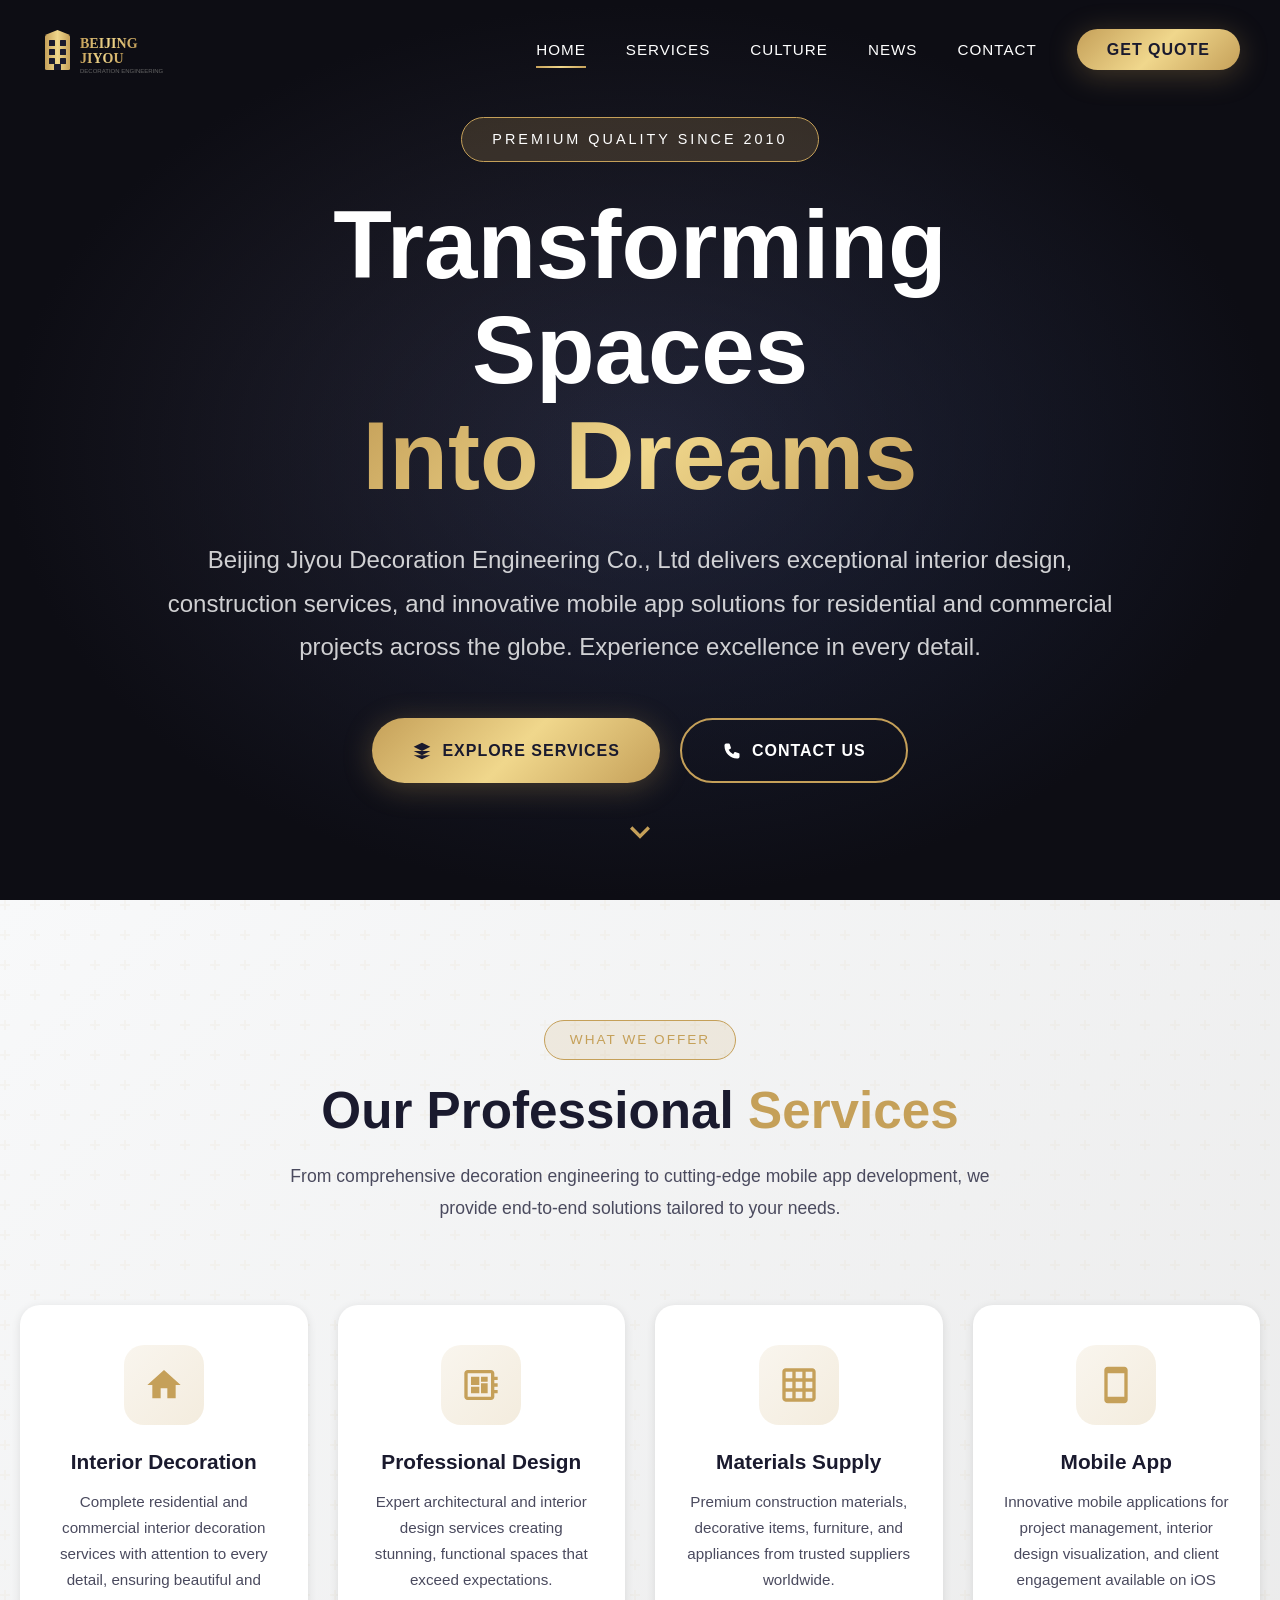
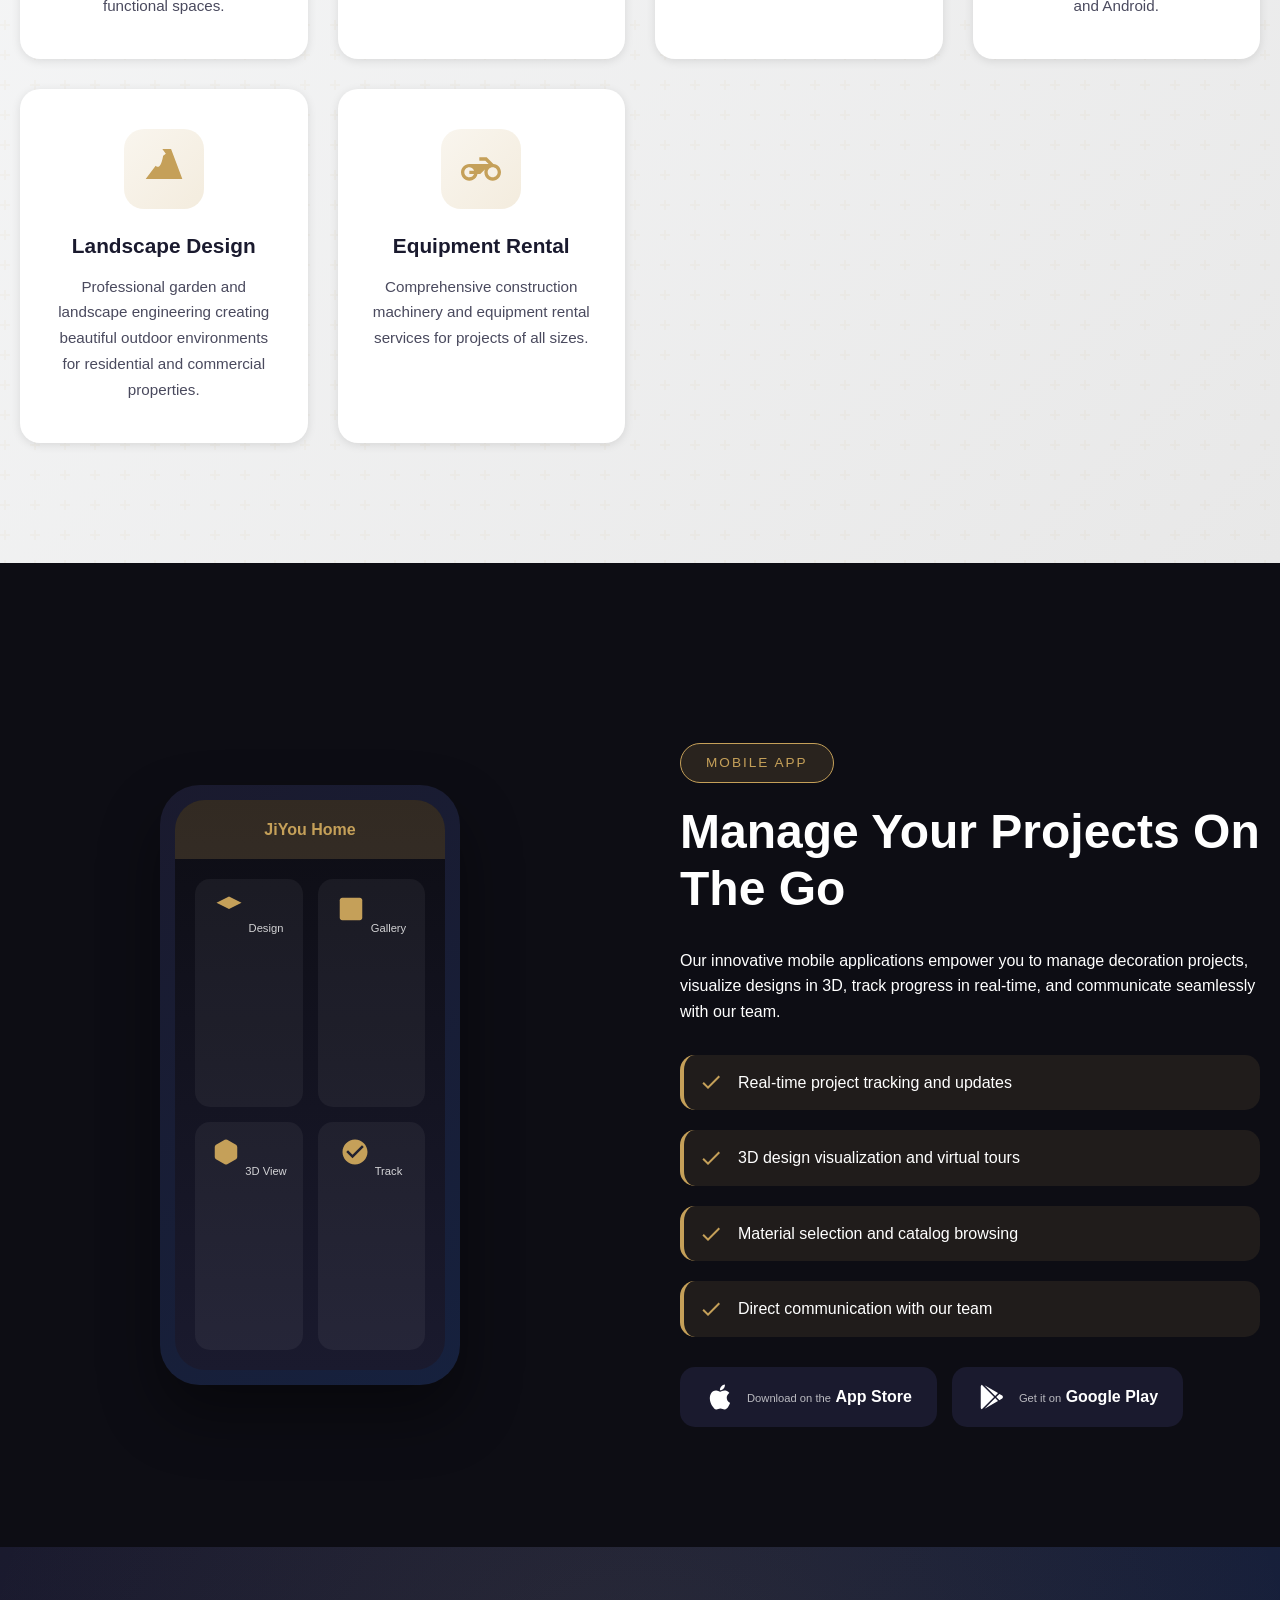
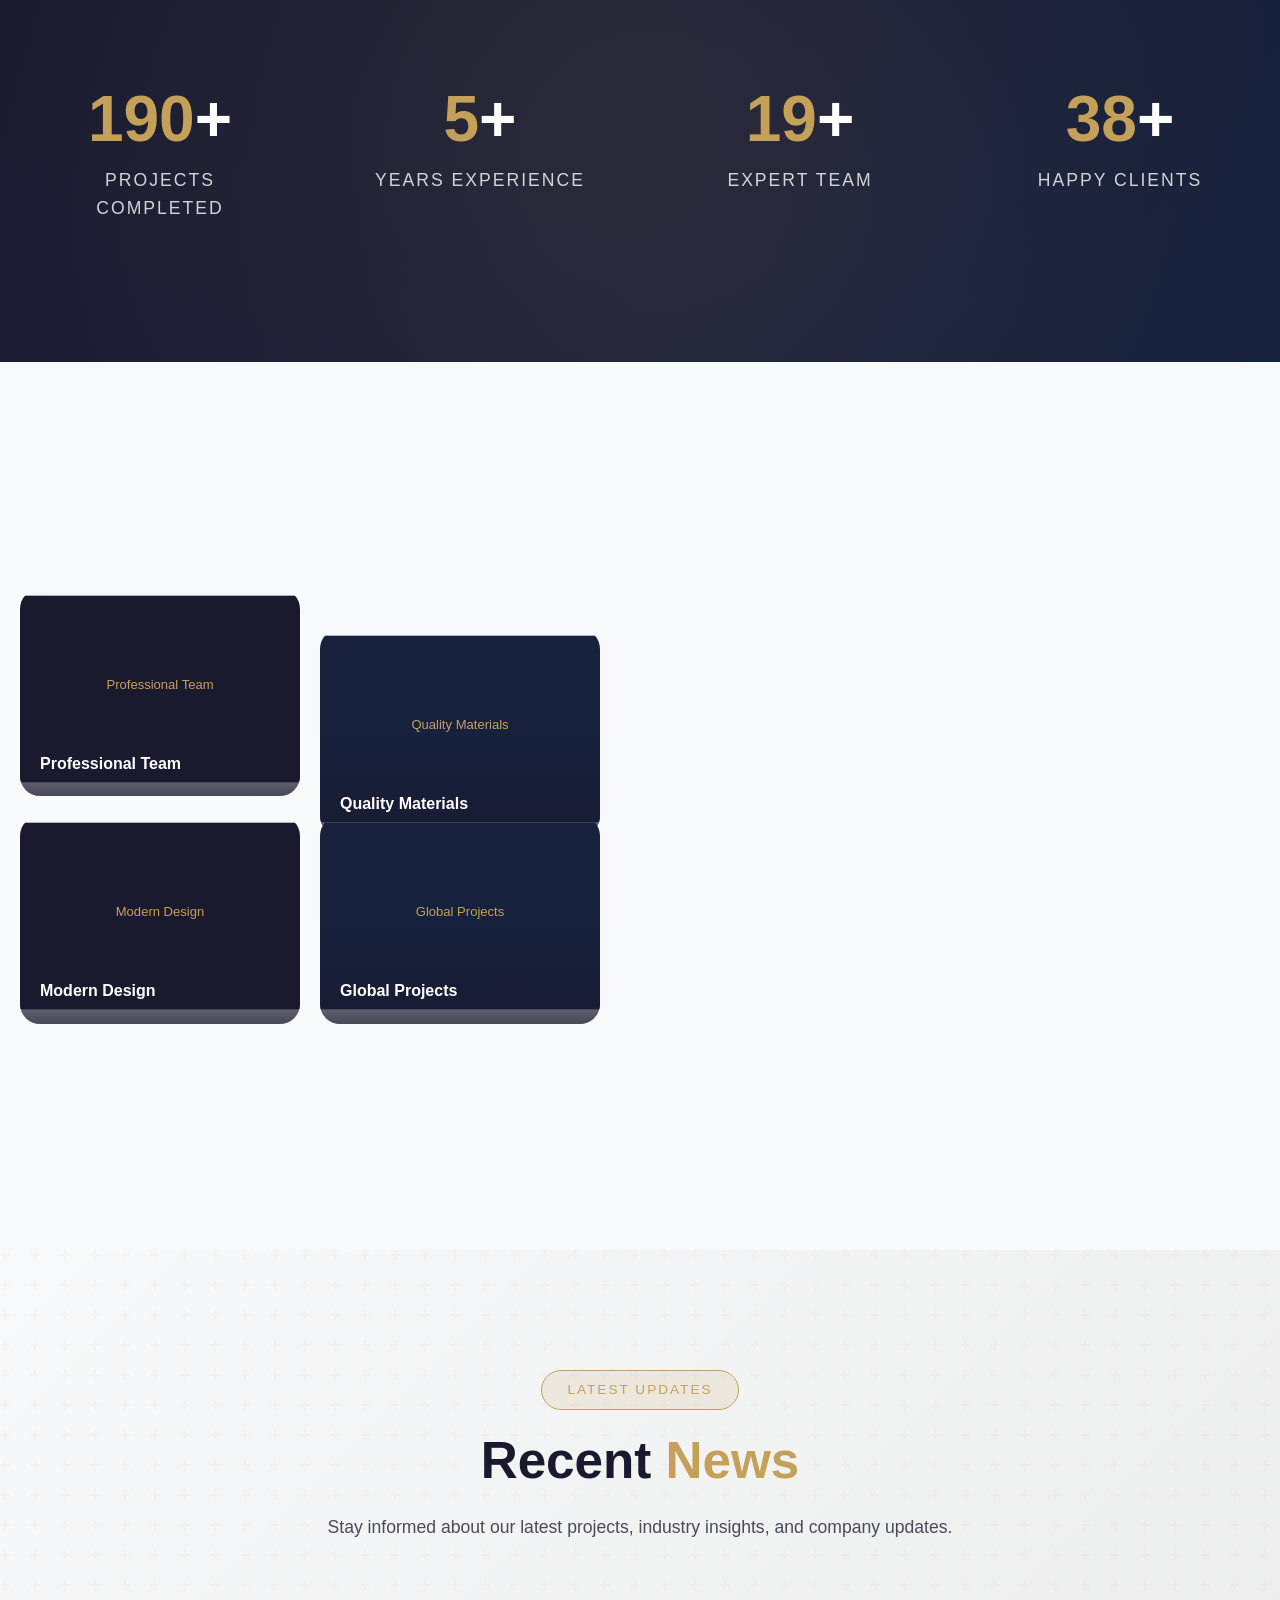
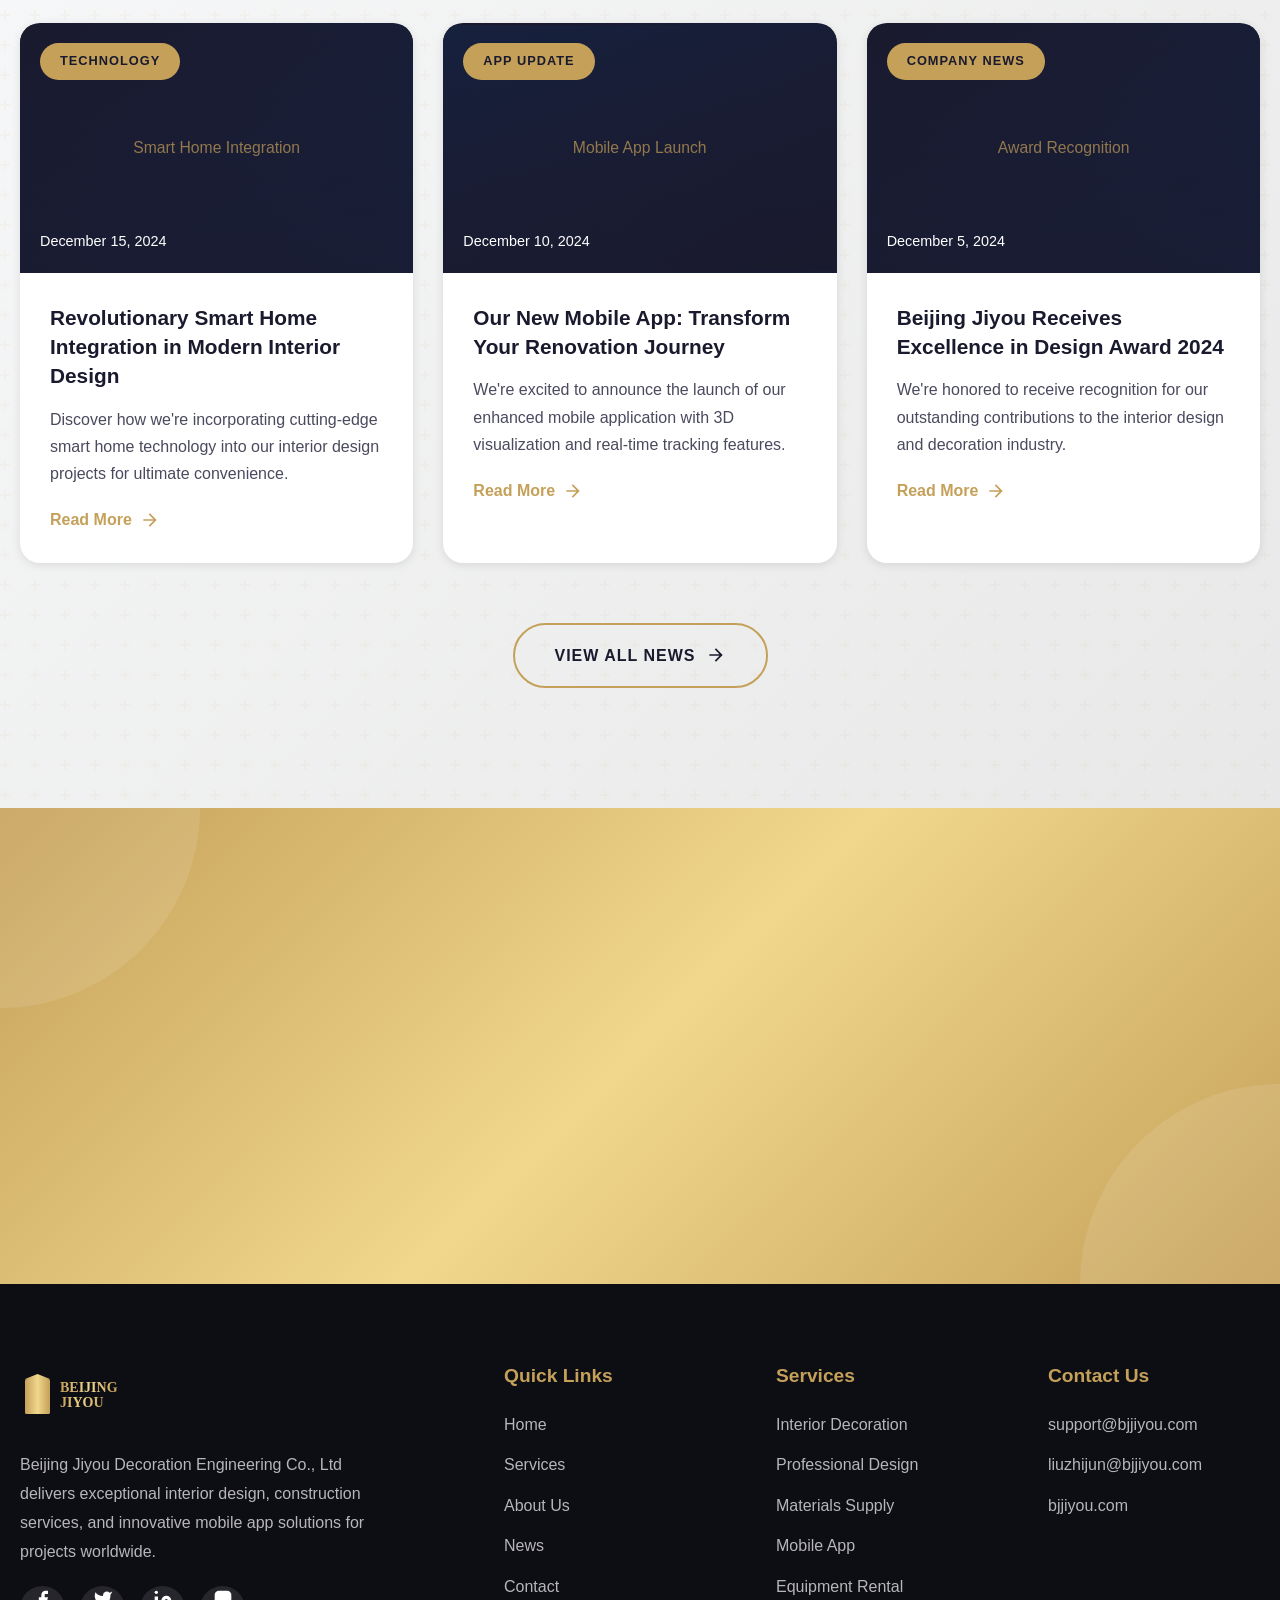
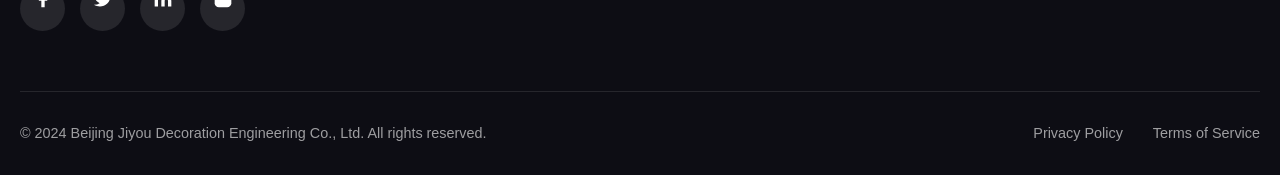
<file: index.html>
<!DOCTYPE html>
<html lang="en">
<head>
    <meta charset="UTF-8">
    <meta name="viewport" content="width=device-width, initial-scale=1.0">
    <meta name="description" content="Beijing Jiyou Decoration Engineering Co., Ltd - Professional decoration, design services, and mobile app solutions for residential and commercial projects worldwide.">
    <meta name="keywords" content="decoration engineering, interior design, construction services, mobile app, home renovation, professional design">
    <meta name="author" content="Beijing Jiyou Decoration Engineering Co., Ltd">
    <meta name="robots" content="index, follow">
    <meta name="googlebot" content="index, follow">
    <meta name="revisit-after" content="7 days">
    <meta name="language" content="English">
    <meta name="geo.region" content="CN">
    <meta name="geo.placename" content="Beijing">
    
    <!-- Open Graph -->
    <meta property="og:title" content="Beijing Jiyou Decoration Engineering Co., Ltd">
    <meta property="og:description" content="Professional decoration, design services, and mobile app solutions for residential and commercial projects worldwide.">
    <meta property="og:type" content="website">
    <meta property="og:url" content="https://bjjiyou.com">
    <meta property="og:image" content="https://bjjiyou.com/images/og-image.png">
    <meta property="og:locale" content="en_US">
    <meta property="og:site_name" content="Beijing Jiyou Decoration Engineering">
    
    <!-- Twitter Card -->
    <meta name="twitter:card" content="summary_large_image">
    <meta name="twitter:title" content="Beijing Jiyou Decoration Engineering Co., Ltd">
    <meta name="twitter:description" content="Professional decoration, design services, and mobile app solutions worldwide.">
    <meta name="twitter:image" content="https://bjjiyou.com/images/og-image.png">
    
    <!-- Canonical -->
    <link rel="canonical" href="https://bjjiyou.com">
    
    <!-- Favicon -->
    <link rel="icon" type="image/svg+xml" href="images/logo.svg">
    
    <title>Beijing Jiyou Decoration Engineering Co., Ltd - Professional Decoration & Design Services</title>
    
    <!-- Styles -->
    <link rel="stylesheet" href="css/main.css">
    
    <!-- Schema.org Structured Data -->
    <script type="application/ld+json">
    {
        "@context": "https://schema.org",
        "@type": "Organization",
        "name": "Beijing Jiyou Decoration Engineering Co., Ltd",
        "url": "https://bjjiyou.com",
        "logo": "https://bjjiyou.com/images/logo.svg",
        "description": "Professional decoration, design services, and mobile app solutions for residential and commercial projects worldwide.",
        "address": {
            "@type": "PostalAddress",
            "streetAddress": "Room 407-4245, Shilibao Town Government Office Building, No. 67 Xidaqiao Road, Miyun District",
            "addressLocality": "Beijing",
            "postalCode": "100000",
            "addressCountry": "CN"
        },
        "contactPoint": {
            "@type": "ContactPoint",
            "email": "support@bjjiyou.com",
            "contactType": "customer service"
        }
    }
    </script>
</head>
<body>
    <!-- Loader -->
    <div class="loader">
        <div class="loader-content">
            <div class="loader-spinner"></div>
            <p>Loading...</p>
        </div>
    </div>

    <!-- Navigation -->
    <nav class="navbar" role="navigation" aria-label="Main navigation">
        <div class="nav-container">
            <a href="index.html" class="nav-logo" aria-label="Beijing Jiyou - Home">
                <svg xmlns="http://www.w3.org/2000/svg" viewBox="0 0 400 120">
                    <defs>
                        <linearGradient id="logoGradientNav" x1="0%" y1="0%" x2="100%" y2="0%">
                            <stop offset="0%" style="stop-color:#c5a059"/>
                            <stop offset="50%" style="stop-color:#f0d78c"/>
                            <stop offset="100%" style="stop-color:#c5a059"/>
                        </linearGradient>
                    </defs>
                    <g transform="translate(10, 20)">
                        <rect x="0" y="10" width="50" height="70" fill="url(#logoGradientNav)" rx="3"/>
                        <rect x="8" y="20" width="12" height="12" fill="#1a1a2e" rx="1"/>
                        <rect x="30" y="20" width="12" height="12" fill="#1a1a2e" rx="1"/>
                        <rect x="8" y="38" width="12" height="12" fill="#1a1a2e" rx="1"/>
                        <rect x="30" y="38" width="12" height="12" fill="#1a1a2e" rx="1"/>
                        <rect x="8" y="56" width="12" height="12" fill="#1a1a2e" rx="1"/>
                        <rect x="30" y="56" width="12" height="12" fill="#1a1a2e" rx="1"/>
                        <polygon points="25,0 0,10 50,10" fill="url(#logoGradientNav)"/>
                        <rect x="18" y="68" width="14" height="12" fill="#1a1a2e" rx="1"/>
                    </g>
                    <text x="80" y="55" font-family="Georgia, serif" font-size="28" font-weight="bold" fill="url(#logoGradientNav)">BEIJING</text>
                    <text x="80" y="85" font-family="Georgia, serif" font-size="28" font-weight="bold" fill="url(#logoGradientNav)">JIYOU</text>
                    <text x="80" y="105" font-family="Arial, sans-serif" font-size="12" fill="#666">DECORATION ENGINEERING</text>
                </svg>
            </a>
            
            <ul class="nav-menu">
                <li><a href="index.html" class="nav-link active">Home</a></li>
                <li><a href="services.html" class="nav-link">Services</a></li>
<li><a href="about.html" class="nav-link">Culture</a></li>
                <li><a href="news.html" class="nav-link">News</a></li>
                <li><a href="contact.html" class="nav-link">Contact</a></li>
                <li><a href="contact.html" class="nav-cta">Get Quote</a></li>
            </ul>

            <div class="mobile-menu-btn" aria-label="Toggle menu">
                <span></span>
                <span></span>
                <span></span>
            </div>
        </div>
    </nav>

    <!-- Mobile Menu -->
    <div class="mobile-menu">
        <a href="index.html" class="nav-link active">Home</a>
        <a href="services.html" class="nav-link">Services</a>
        <a href="about.html" class="nav-link">About</a>
        <a href="news.html" class="nav-link">News</a>
        <a href="contact.html" class="nav-link">Contact</a>
    </div>

    <!-- Hero Section -->
    <section class="hero" role="banner">
        <div class="hero-bg"></div>
        <div class="hero-overlay"></div>
        <div class="hero-content">
            <div class="hero-badge">Premium Quality Since 2010</div>
            <h1 class="hero-title">
                Transforming Spaces<br>
                <span>Into Dreams</span>
            </h1>
            <p class="hero-subtitle">
                Beijing Jiyou Decoration Engineering Co., Ltd delivers exceptional interior design, 
                construction services, and innovative mobile app solutions for residential and commercial 
                projects across the globe. Experience excellence in every detail.
            </p>
            <div class="hero-buttons">
                <a href="services.html" class="btn btn-primary">
                    <svg width="20" height="20" viewBox="0 0 24 24" fill="currentColor"><path d="M12 2L2 7l10 5 10-5-10-5zM2 17l10 5 10-5M2 12l10 5 10-5"/></svg>
                    Explore Services
                </a>
                <a href="contact.html" class="btn btn-secondary">
                    <svg width="20" height="20" viewBox="0 0 24 24" fill="currentColor"><path d="M3 5a2 2 0 012-2h3.28a1 1 0 01.948.684l1.498 4.493a1 1 0 01-.502 1.21l-2.257 1.13a11.042 11.042 0 005.516 5.516l1.13-2.257a1 1 0 011.21-.502l4.493 1.498a1 1 0 01.684.949V19a2 2 0 01-2 2h-1C9.716 21 3 14.284 3 6V5z"/></svg>
                    Contact Us
                </a>
            </div>
        </div>
        <div class="hero-scroll">
            <svg viewBox="0 0 24 24"><path d="M7.41 8.59L12 13.17l4.59-4.58L18 10l-6 6-6-6 1.41-1.41z"/></svg>
        </div>
    </section>

    <!-- Services Overview -->
    <section class="section section-pattern">
        <div class="container">
            <div class="section-header scroll-animate">
                <div class="section-badge">What We Offer</div>
                <h2 class="section-title">Our Professional <span>Services</span></h2>
                <p class="section-desc">
                    From comprehensive decoration engineering to cutting-edge mobile app development, 
                    we provide end-to-end solutions tailored to your needs.
                </p>
            </div>

            <div class="services-grid">
                <article class="service-card scroll-animate">
                    <div class="service-icon">
                        <svg viewBox="0 0 24 24"><path d="M10 20v-6h4v6h5v-8h3L12 3 2 12h3v8z"/></svg>
                    </div>
                    <h3>Interior Decoration</h3>
                    <p>Complete residential and commercial interior decoration services with attention to every detail, ensuring beautiful and functional spaces.</p>
                </article>

                <article class="service-card scroll-animate">
                    <div class="service-icon">
                        <svg viewBox="0 0 24 24"><path d="M22 9V7h-2V5c0-1.1-.9-2-2-2H4c-1.1 0-2 .9-2 2v14c0 1.1.9 2 2 2h14c1.1 0 2-.9 2-2v-2h2v-2h-2v-2h2v-2h-2V9h2zm-4 10H4V5h14v14zM6 13h5v4H6v-4zm6-6h4v3h-4V7zM6 7h5v5H6V7zm6 4h4v6h-4v-6z"/></svg>
                    </div>
                    <h3>Professional Design</h3>
                    <p>Expert architectural and interior design services creating stunning, functional spaces that exceed expectations.</p>
                </article>

                <article class="service-card scroll-animate">
                    <div class="service-icon">
                        <svg viewBox="0 0 24 24"><path d="M20 2H4c-1.1 0-2 .9-2 2v16c0 1.1.9 2 2 2h16c1.1 0 2-.9 2-2V4c0-1.1-.9-2-2-2zM8 20H4v-4h4v4zm0-6H4v-4h4v4zm0-6H4V4h4v4zm6 12h-4v-4h4v4zm0-6h-4v-4h4v4zm0-6h-4V4h4v4zm6 12h-4v-4h4v4zm0-6h-4v-4h4v4zm0-6h-4V4h4v4z"/></svg>
                    </div>
                    <h3>Materials Supply</h3>
                    <p>Premium construction materials, decorative items, furniture, and appliances from trusted suppliers worldwide.</p>
                </article>

                <article class="service-card scroll-animate">
                    <div class="service-icon">
                        <svg viewBox="0 0 24 24"><path d="M17 1.01L7 1c-1.1 0-2 .9-2 2v18c0 1.1.9 2 2 2h10c1.1 0 2-.9 2-2V3c0-1.1-.9-1.99-2-1.99zM17 19H7V5h10v14z"/></svg>
                    </div>
                    <h3>Mobile App</h3>
                    <p>Innovative mobile applications for project management, interior design visualization, and client engagement available on iOS and Android.</p>
                </article>

                <article class="service-card scroll-animate">
                    <div class="service-icon">
                        <svg viewBox="0 0 24 24"><path d="M14-6l-3.75 5 2.85 3.8-1.6 1.2C9.81 13.75 7 10 7 10l-6 8h22L14-6z"/></svg>
                    </div>
                    <h3>Landscape Design</h3>
                    <p>Professional garden and landscape engineering creating beautiful outdoor environments for residential and commercial properties.</p>
                </article>

                <article class="service-card scroll-animate">
                    <div class="service-icon">
                        <svg viewBox="0 0 24 24"><path d="M19.44 9.03L15.41 5H11v2h3.59l2 2H5c-2.8 0-5 2.2-5 5s2.2 5 5 5c2.46 0 4.45-1.69 4.9-4h1.65l2.77-2.77c-.21.54-.32 1.14-.32 1.77 0 2.8 2.2 5 5 5s5-2.2 5-5c0-2.65-1.97-4.77-4.56-4.97zM7.82 15C7.4 16.15 6.28 17 5 17c-1.63 0-3-1.37-3-3s1.37-3 3-3c1.28 0 2.4.85 2.82 2H5v2h2.82zM19 17c-1.66 0-3-1.34-3-3s1.34-3 3-3 3 1.34 3 3-1.34 3-3 3z"/></svg>
                    </div>
                    <h3>Equipment Rental</h3>
                    <p>Comprehensive construction machinery and equipment rental services for projects of all sizes.</p>
                </article>
            </div>
        </div>
    </section>

    <!-- App Showcase -->
    <section class="section section-dark">
        <div class="container">
            <div class="app-showcase">
                <div class="app-image scroll-animate-left">
                    <div class="app-phone-mockup">
                        <div class="app-screen">
                            <div class="app-header">
                                <h4>JiYou Home</h4>
                            </div>
                            <div class="app-content">
                                <div class="app-feature">
                                    <svg viewBox="0 0 24 24"><path d="M12 2L2 7l10 5 10-5-10-5z"/></svg>
                                    <span>Design</span>
                                </div>
                                <div class="app-feature">
                                    <svg viewBox="0 0 24 24"><path d="M19 3H5c-1.1 0-2 .9-2 2v14c0 1.1.9 2 2 2h14c1.1 0 2-.9 2-2V5c0-1.1-.9-2-2-2z"/></svg>
                                    <span>Gallery</span>
                                </div>
                                <div class="app-feature">
                                    <svg viewBox="0 0 24 24"><path d="M21 16V8a2 2 0 00-1-1.73l-7-4a2 2 0 00-2 0l-7 4A2 2 0 003 8v8a2 2 0 001 1.73l7 4a2 2 0 002 0l7-4A2 2 0 0021 16z"/></svg>
                                    <span>3D View</span>
                                </div>
                                <div class="app-feature">
                                    <svg viewBox="0 0 24 24"><path d="M12 2C6.48 2 2 6.48 2 12s4.48 10 10 10 10-4.48 10-10S17.52 2 12 2zm-2 15l-5-5 1.41-1.41L10 14.17l7.59-7.59L19 8l-9 9z"/></svg>
                                    <span>Track</span>
                                </div>
                            </div>
                        </div>
                    </div>
                </div>
                
                <div class="app-info scroll-animate-right">
                    <div class="section-badge">Mobile App</div>
                    <h2>Manage Your Projects <span>On The Go</span></h2>
                    <p>Our innovative mobile applications empower you to manage decoration projects, visualize designs in 3D, track progress in real-time, and communicate seamlessly with our team.</p>
                    
                    <div class="app-features-list">
                        <div class="app-feature-item">
                            <svg viewBox="0 0 24 24"><path d="M9 16.17L4.83 12l-1.42 1.41L9 19 21 7l-1.41-1.41z"/></svg>
                            <span>Real-time project tracking and updates</span>
                        </div>
                        <div class="app-feature-item">
                            <svg viewBox="0 0 24 24"><path d="M9 16.17L4.83 12l-1.42 1.41L9 19 21 7l-1.41-1.41z"/></svg>
                            <span>3D design visualization and virtual tours</span>
                        </div>
                        <div class="app-feature-item">
                            <svg viewBox="0 0 24 24"><path d="M9 16.17L4.83 12l-1.42 1.41L9 19 21 7l-1.41-1.41z"/></svg>
                            <span>Material selection and catalog browsing</span>
                        </div>
                        <div class="app-feature-item">
                            <svg viewBox="0 0 24 24"><path d="M9 16.17L4.83 12l-1.42 1.41L9 19 21 7l-1.41-1.41z"/></svg>
                            <span>Direct communication with our team</span>
                        </div>
                    </div>

                    <div class="store-buttons">
                        <a href="#" class="store-btn" aria-label="Download on App Store">
                            <svg viewBox="0 0 24 24"><path d="M18.71 19.5c-.83 1.24-1.71 2.45-3.05 2.47-1.34.03-1.77-.79-3.29-.79-1.53 0-2 .77-3.27.82-1.31.05-2.3-1.32-3.14-2.53C4.25 17 2.94 12.45 4.7 9.39c.87-1.52 2.43-2.48 4.12-2.51 1.28-.02 2.5.87 3.29.87.78 0 2.26-1.07 3.81-.91.65.03 2.47.26 3.64 1.98-.09.06-2.17 1.28-2.15 3.81.03 3.02 2.65 4.03 2.68 4.04-.03.07-.42 1.44-1.38 2.83M13 3.5c.73-.83 1.94-1.46 2.94-1.5.13 1.17-.34 2.35-1.04 3.19-.69.85-1.83 1.51-2.95 1.42-.15-1.15.41-2.35 1.05-3.11z"/></svg>
                            <div class="store-btn-text">
                                <small>Download on the</small>
                                <span>App Store</span>
                            </div>
                        </a>
                        <a href="#" class="store-btn" aria-label="Get it on Google Play">
                            <svg viewBox="0 0 24 24"><path d="M3,20.5V3.5C3,2.91 3.34,2.39 3.84,2.15L13.69,12L3.84,21.85C3.34,21.6 3,21.09 3,20.5M16.81,15.12L6.05,21.34L14.54,12.85L16.81,15.12M20.16,10.81C20.5,11.08 20.75,11.5 20.75,12C20.75,12.5 20.53,12.9 20.18,13.18L17.89,14.5L15.39,12L17.89,9.5L20.16,10.81M6.05,2.66L16.81,8.88L14.54,11.15L6.05,2.66Z"/></svg>
                            <div class="store-btn-text">
                                <small>Get it on</small>
                                <span>Google Play</span>
                            </div>
                        </a>
                    </div>
                </div>
            </div>
        </div>
    </section>

    <!-- Statistics -->
    <section class="stats-section">
        <div class="container">
            <div class="stats-grid">
                <div class="stat-item scroll-animate">
                    <div class="stat-number" data-value="500">0<span>+</span></div>
                    <div class="stat-label">Projects Completed</div>
                </div>
                <div class="stat-item scroll-animate">
                    <div class="stat-number" data-value="15">0<span>+</span></div>
                    <div class="stat-label">Years Experience</div>
                </div>
                <div class="stat-item scroll-animate">
                    <div class="stat-number" data-value="50">0<span>+</span></div>
                    <div class="stat-label">Expert Team</div>
                </div>
                <div class="stat-item scroll-animate">
                    <div class="stat-number" data-value="100">0<span>+</span></div>
                    <div class="stat-label">Happy Clients</div>
                </div>
            </div>
        </div>
    </section>

    <!-- About Preview -->
    <section class="section">
        <div class="container">
            <div class="about-preview">
                <div class="about-image-grid scroll-animate-left">
                    <div class="about-img">
                        <svg width="100%" height="200" viewBox="0 0 300 200">
                            <rect fill="#1a1a2e" width="300" height="200"/>
                            <text x="150" y="100" text-anchor="middle" fill="#c5a059" font-size="14">Professional Team</text>
                        </svg>
                        <div class="about-img-caption">Professional Team</div>
                    </div>
                    <div class="about-img">
                        <svg width="100%" height="200" viewBox="0 0 300 200">
                            <rect fill="#16213e" width="300" height="200"/>
                            <text x="150" y="100" text-anchor="middle" fill="#c5a059" font-size="14">Quality Materials</text>
                        </svg>
                        <div class="about-img-caption">Quality Materials</div>
                    </div>
                    <div class="about-img">
                        <svg width="100%" height="200" viewBox="0 0 300 200">
                            <rect fill="#1a1a2e" width="300" height="200"/>
                            <text x="150" y="100" text-anchor="middle" fill="#c5a059" font-size="14">Modern Design</text>
                        </svg>
                        <div class="about-img-caption">Modern Design</div>
                    </div>
                    <div class="about-img">
                        <svg width="100%" height="200" viewBox="0 0 300 200">
                            <rect fill="#16213e" width="300" height="200"/>
                            <text x="150" y="100" text-anchor="middle" fill="#c5a059" font-size="14">Global Projects</text>
                        </svg>
                        <div class="about-img-caption">Global Projects</div>
                    </div>
                </div>

                <div class="about-content scroll-animate-right">
                    <div class="section-badge">About Us</div>
                    <h2>Building Excellence <span>Since 2010</span></h2>
                    <p>
                        Beijing Jiyou Decoration Engineering Co., Ltd has been at the forefront of interior decoration 
                        and design services for over 15 years. Our commitment to quality, innovation, and customer 
                        satisfaction has established us as a trusted partner for residential and commercial projects.
                    </p>
                    <p>
                        Beyond traditional services, we've embraced digital transformation with our mobile applications, 
                        enabling clients worldwide to manage their projects seamlessly and visualize their dream spaces 
                        in stunning detail.
                    </p>

                    <div class="about-features">
                        <div class="about-feature">
                            <svg viewBox="0 0 24 24"><path d="M12 2L2 7l10 5 10-5-10-5zM2 17l10 5 10-5M2 12l10 5 10-5"/></svg>
                            <span>Premium Quality</span>
                        </div>
                        <div class="about-feature">
                            <svg viewBox="0 0 24 24"><path d="M12 1L3 5v6c0 5.55 3.84 10.74 9 12 5.16-1.26 9-6.45 9-12V5l-9-4z"/></svg>
                            <span>Safety First</span>
                        </div>
                        <div class="about-feature">
                            <svg viewBox="0 0 24 24"><path d="M16 6l2.29 2.29-4.88 4.88-4-4L2 16.59 3.41 18l6-6 4 4 6.3-6.29L22 12V6z"/></svg>
                            <span>Innovation</span>
                        </div>
                        <div class="about-feature">
                            <svg viewBox="0 0 24 24"><path d="M12 2C6.48 2 2 6.48 2 12s4.48 10 10 10 10-4.48 10-10S17.52 2 12 2zm-2 15l-5-5 1.41-1.41L10 14.17l7.59-7.59L19 8l-9 9z"/></svg>
                            <span>Customer Focus</span>
                        </div>
                    </div>

                    <a href="about.html" class="btn btn-primary">
                        Learn More About Us
                        <svg width="20" height="20" viewBox="0 0 24 24" fill="currentColor"><path d="M12 4l-1.41 1.41L16.17 11H4v2h12.17l-5.58 5.59L12 20l8-8z"/></svg>
                    </a>
                </div>
            </div>
        </div>
    </section>

    <!-- News Preview -->
    <section class="section section-pattern">
        <div class="container">
            <div class="section-header scroll-animate">
                <div class="section-badge">Latest Updates</div>
                <h2 class="section-title">Recent <span>News</span></h2>
                <p class="section-desc">
                    Stay informed about our latest projects, industry insights, and company updates.
                </p>
            </div>

            <div class="news-grid">
                <article class="news-card scroll-animate">
                    <div class="news-image">
                        <svg width="100%" height="250" viewBox="0 0 400 250">
                            <rect fill="url(#newsGradient1)" width="400" height="250"/>
                            <defs>
                                <linearGradient id="newsGradient1" x1="0%" y1="0%" x2="100%" y2="100%">
                                    <stop offset="0%" style="stop-color:#1a1a2e"/>
                                    <stop offset="100%" style="stop-color:#16213e"/>
                                </linearGradient>
                            </defs>
                            <text x="200" y="130" text-anchor="middle" fill="#c5a059" font-size="16">Smart Home Integration</text>
                        </svg>
                        <span class="news-category">Technology</span>
                        <span class="news-date">December 15, 2024</span>
                    </div>
                    <div class="news-content">
                        <h3>Revolutionary Smart Home Integration in Modern Interior Design</h3>
                        <p>Discover how we're incorporating cutting-edge smart home technology into our interior design projects for ultimate convenience.</p>
                        <a href="news.html" class="news-link">
                            Read More
                            <svg viewBox="0 0 24 24"><path d="M12 4l-1.41 1.41L16.17 11H4v2h12.17l-5.58 5.59L12 20l8-8z"/></svg>
                        </a>
                    </div>
                </article>

                <article class="news-card scroll-animate">
                    <div class="news-image">
                        <svg width="100%" height="250" viewBox="0 0 400 250">
                            <rect fill="url(#newsGradient2)" width="400" height="250"/>
                            <defs>
                                <linearGradient id="newsGradient2" x1="0%" y1="0%" x2="100%" y2="100%">
                                    <stop offset="0%" style="stop-color:#16213e"/>
                                    <stop offset="100%" style="stop-color:#1a1a2e"/>
                                </linearGradient>
                            </defs>
                            <text x="200" y="130" text-anchor="middle" fill="#c5a059" font-size="16">Mobile App Launch</text>
                        </svg>
                        <span class="news-category">App Update</span>
                        <span class="news-date">December 10, 2024</span>
                    </div>
                    <div class="news-content">
                        <h3>Our New Mobile App: Transform Your Renovation Journey</h3>
                        <p>We're excited to announce the launch of our enhanced mobile application with 3D visualization and real-time tracking features.</p>
                        <a href="news.html" class="news-link">
                            Read More
                            <svg viewBox="0 0 24 24"><path d="M12 4l-1.41 1.41L16.17 11H4v2h12.17l-5.58 5.59L12 20l8-8z"/></svg>
                        </a>
                    </div>
                </article>

                <article class="news-card scroll-animate">
                    <div class="news-image">
                        <svg width="100%" height="250" viewBox="0 0 400 250">
                            <rect fill="url(#newsGradient3)" width="400" height="250"/>
                            <defs>
                                <linearGradient id="newsGradient3" x1="0%" y1="0%" x2="100%" y2="100%">
                                    <stop offset="0%" style="stop-color:#1a1a2e"/>
                                    <stop offset="100%" style="stop-color:#16213e"/>
                                </linearGradient>
                            </defs>
                            <text x="200" y="130" text-anchor="middle" fill="#c5a059" font-size="16">Award Recognition</text>
                        </svg>
                        <span class="news-category">Company News</span>
                        <span class="news-date">December 5, 2024</span>
                    </div>
                    <div class="news-content">
                        <h3>Beijing Jiyou Receives Excellence in Design Award 2024</h3>
                        <p>We're honored to receive recognition for our outstanding contributions to the interior design and decoration industry.</p>
                        <a href="news.html" class="news-link">
                            Read More
                            <svg viewBox="0 0 24 24"><path d="M12 4l-1.41 1.41L16.17 11H4v2h12.17l-5.58 5.59L12 20l8-8z"/></svg>
                        </a>
                    </div>
                </article>
            </div>

            <div style="text-align: center; margin-top: 60px;">
                <a href="news.html" class="btn btn-secondary" style="border-color: var(--primary-color); color: var(--text-primary);">
                    View All News
                    <svg width="20" height="20" viewBox="0 0 24 24" fill="currentColor"><path d="M12 4l-1.41 1.41L16.17 11H4v2h12.17l-5.58 5.59L12 20l8-8z"/></svg>
                </a>
            </div>
        </div>
    </section>

    <!-- CTA Section -->
    <section class="cta-section">
        <div class="container">
            <div class="cta-content scroll-animate">
                <h2>Ready to Transform Your Space?</h2>
                <p>
                    Whether you're planning a home renovation, commercial project, or need help with design services, 
                    our expert team is here to bring your vision to life.
                </p>
                <div class="cta-buttons">
                    <a href="contact.html" class="btn btn-dark">
                        Start Your Project
                    </a>
                    <a href="services.html" class="btn btn-outline">
                        View All Services
                    </a>
                </div>
            </div>
        </div>
    </section>

    <!-- Footer -->
    <footer class="footer">
        <div class="container">
            <div class="footer-main">
                <div class="footer-brand">
                    <svg xmlns="http://www.w3.org/2000/svg" viewBox="0 0 400 120">
                        <defs>
                            <linearGradient id="logoGradientFooter" x1="0%" y1="0%" x2="100%" y2="0%">
                                <stop offset="0%" style="stop-color:#c5a059"/>
                                <stop offset="50%" style="stop-color:#f0d78c"/>
                                <stop offset="100%" style="stop-color:#c5a059"/>
                            </linearGradient>
                        </defs>
                        <g transform="translate(10, 20)">
                            <rect x="0" y="10" width="50" height="70" fill="url(#logoGradientFooter)" rx="3"/>
                            <polygon points="25,0 0,10 50,10" fill="url(#logoGradientFooter)"/>
                        </g>
                        <text x="80" y="55" font-family="Georgia, serif" font-size="28" font-weight="bold" fill="url(#logoGradientFooter)">BEIJING</text>
                        <text x="80" y="85" font-family="Georgia, serif" font-size="28" font-weight="bold" fill="url(#logoGradientFooter)">JIYOU</text>
                    </svg>
                    <p>
                        Beijing Jiyou Decoration Engineering Co., Ltd delivers exceptional interior design, 
                        construction services, and innovative mobile app solutions for projects worldwide.
                    </p>
                    <div class="footer-social">
                        <a href="#" aria-label="Facebook">
                            <svg viewBox="0 0 24 24"><path d="M18 2h-3a5 5 0 00-5 5v3H7v4h3v8h4v-8h3l1-4h-4V7a1 1 0 011-1h3z"/></svg>
                        </a>
                        <a href="#" aria-label="Twitter">
                            <svg viewBox="0 0 24 24"><path d="M23 3a10.9 10.9 0 01-3.14 1.53 4.48 4.48 0 00-7.86 3v1A10.66 10.66 0 013 4s-4 9 5 13a11.64 11.64 0 01-7 2c9 5 20 0 20-11.5a4.5 4.5 0 00-.08-.83A7.72 7.72 0 0023 3z"/></svg>
                        </a>
                        <a href="#" aria-label="LinkedIn">
                            <svg viewBox="0 0 24 24"><path d="M16 8a6 6 0 016 6v7h-4v-7a2 2 0 00-2-2 2 2 0 00-2 2v7h-4v-7a6 6 0 016-6zM2 9h4v12H2z"/><circle cx="4" cy="4" r="2"/></svg>
                        </a>
                        <a href="#" aria-label="Instagram">
                            <svg viewBox="0 0 24 24"><rect x="2" y="2" width="20" height="20" rx="5" ry="5"/><path d="M16 11.37A4 4 0 1112.63 8 4 4 0 0116 11.37z"/><line x1="17.5" y1="6.5" x2="17.51" y2="6.5"/></svg>
                        </a>
                    </div>
                </div>

                <div class="footer-column">
                    <h4>Quick Links</h4>
                    <ul class="footer-links">
                        <li><a href="index.html">Home</a></li>
                        <li><a href="services.html">Services</a></li>
                        <li><a href="about.html">About Us</a></li>
                        <li><a href="news.html">News</a></li>
                        <li><a href="contact.html">Contact</a></li>
                    </ul>
                </div>

                <div class="footer-column">
                    <h4>Services</h4>
                    <ul class="footer-links">
                        <li><a href="services.html">Interior Decoration</a></li>
                        <li><a href="services.html">Professional Design</a></li>
                        <li><a href="services.html">Materials Supply</a></li>
                        <li><a href="services.html">Mobile App</a></li>
                        <li><a href="services.html">Equipment Rental</a></li>
                    </ul>
                </div>

                <div class="footer-column">
                    <h4>Contact Us</h4>
                    <ul class="footer-links">
                        <li><a href="mailto:support@bjjiyou.com">support@bjjiyou.com</a></li>
                        <li><a href="mailto:liuzhijun@bjjiyou.com">liuzhijun@bjjiyou.com</a></li>
                        <li><a href="https://bjjiyou.com">bjjiyou.com</a></li>
                    </ul>
                </div>
            </div>

            <div class="footer-bottom">
                <p>&copy; 2024 Beijing Jiyou Decoration Engineering Co., Ltd. All rights reserved.</p>
                <div class="footer-legal">
                    <a href="privacy.html">Privacy Policy</a>
                    <a href="terms.html">Terms of Service</a>
                </div>
            </div>
        </div>
    </footer>

    <!-- Scripts -->
    <script src="js/main.js"></script>
</body>
</html>
</file>
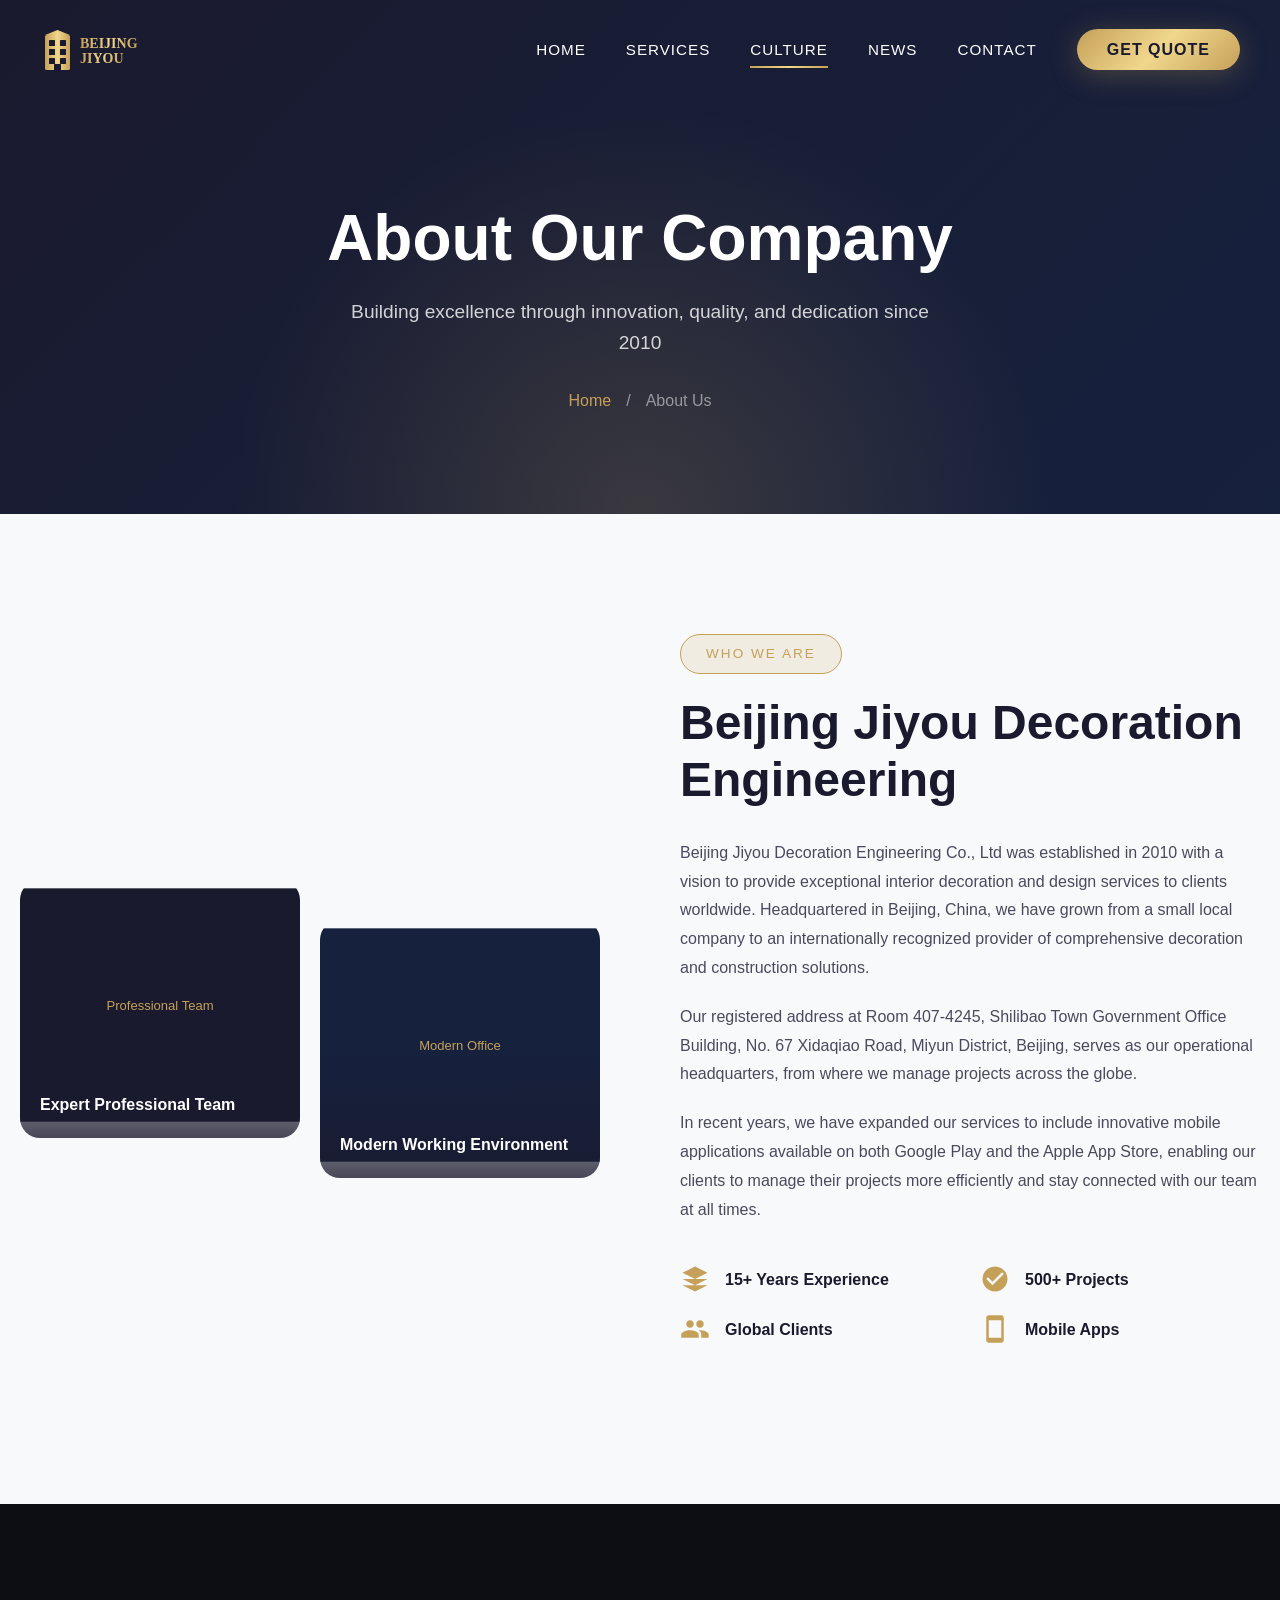
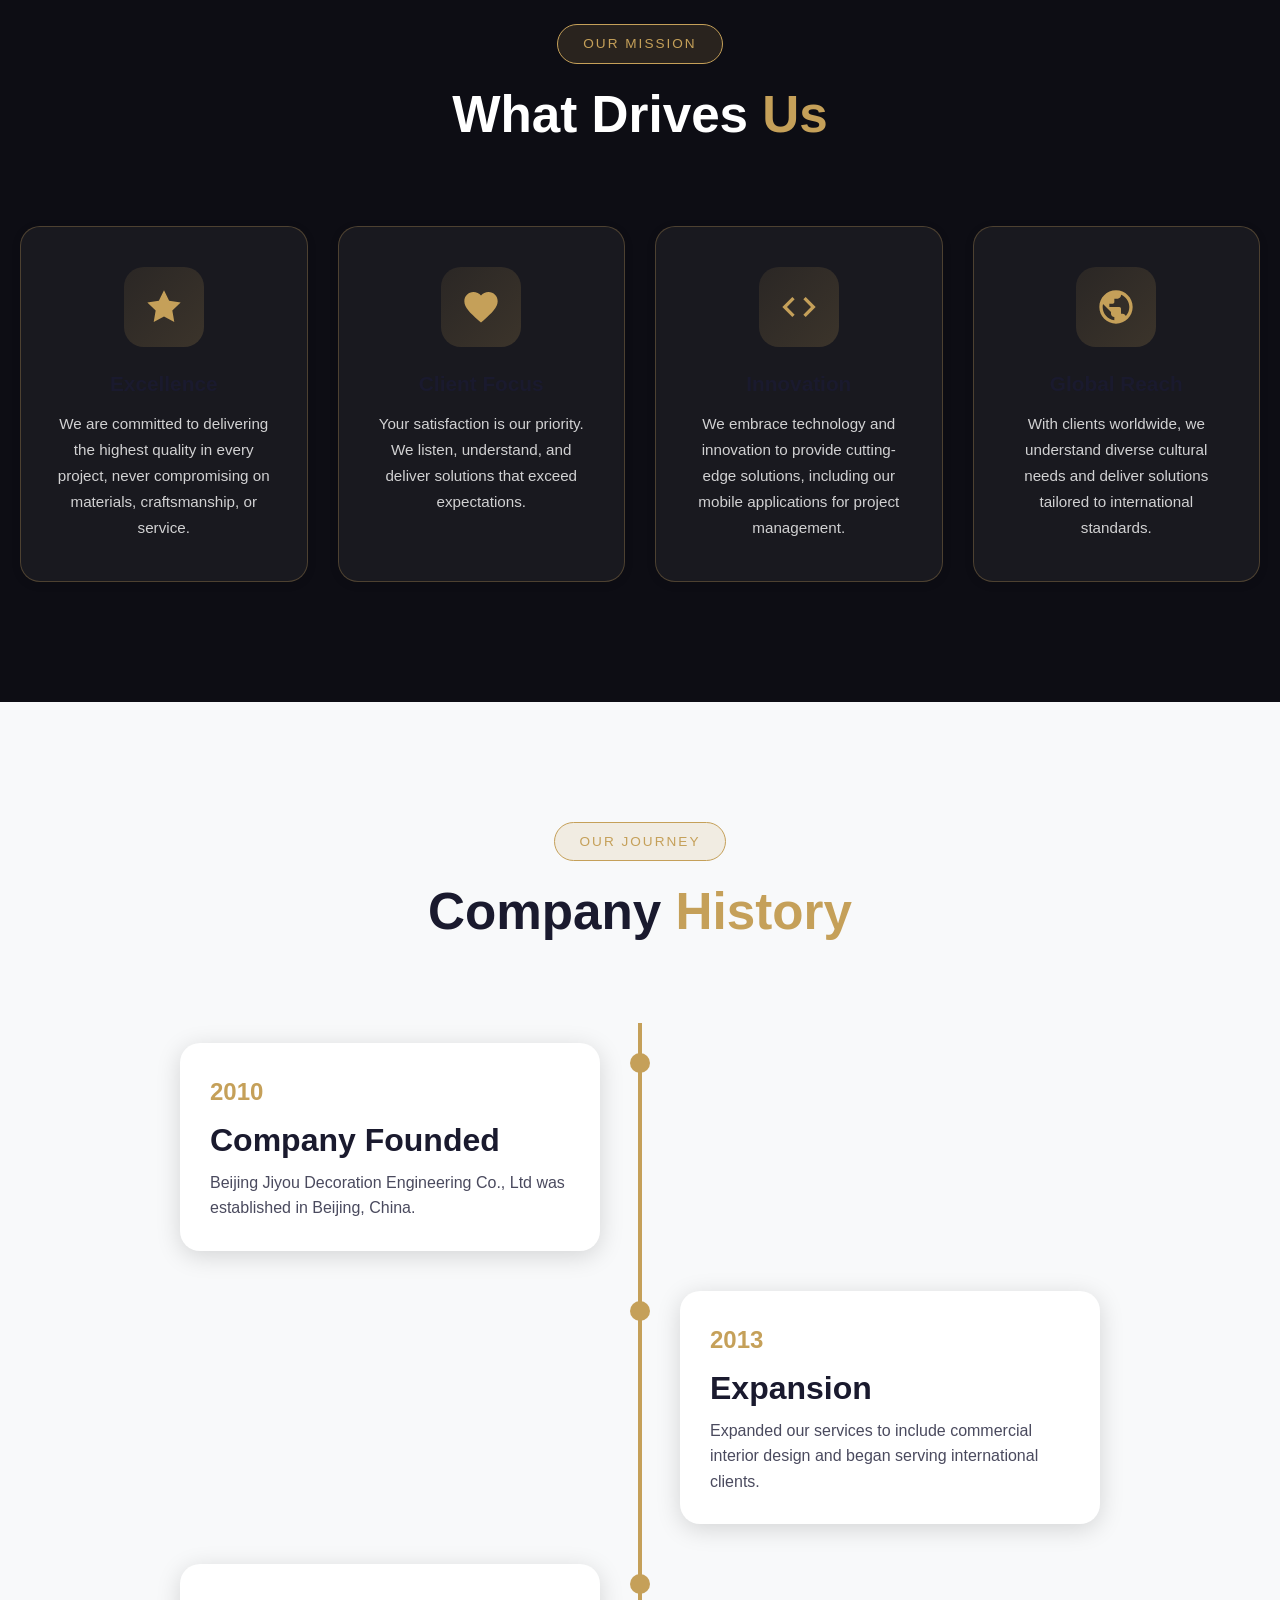
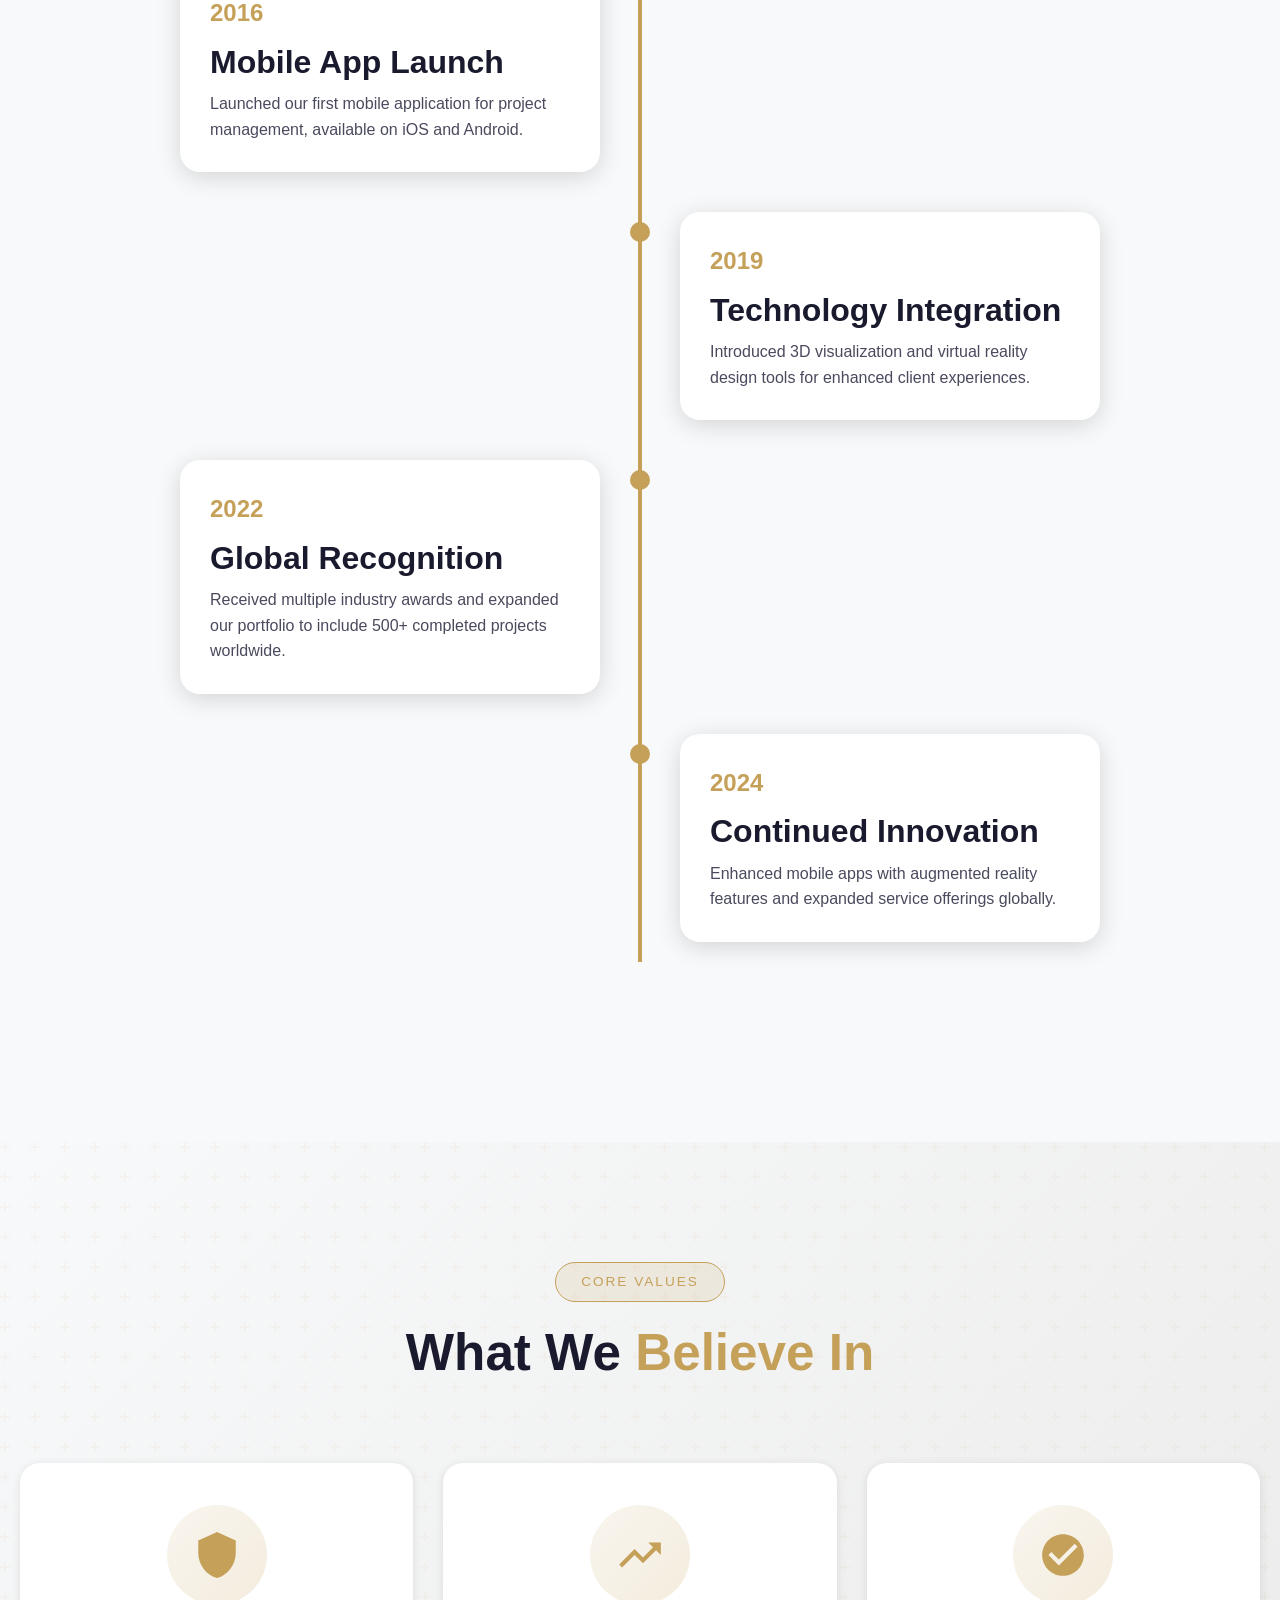
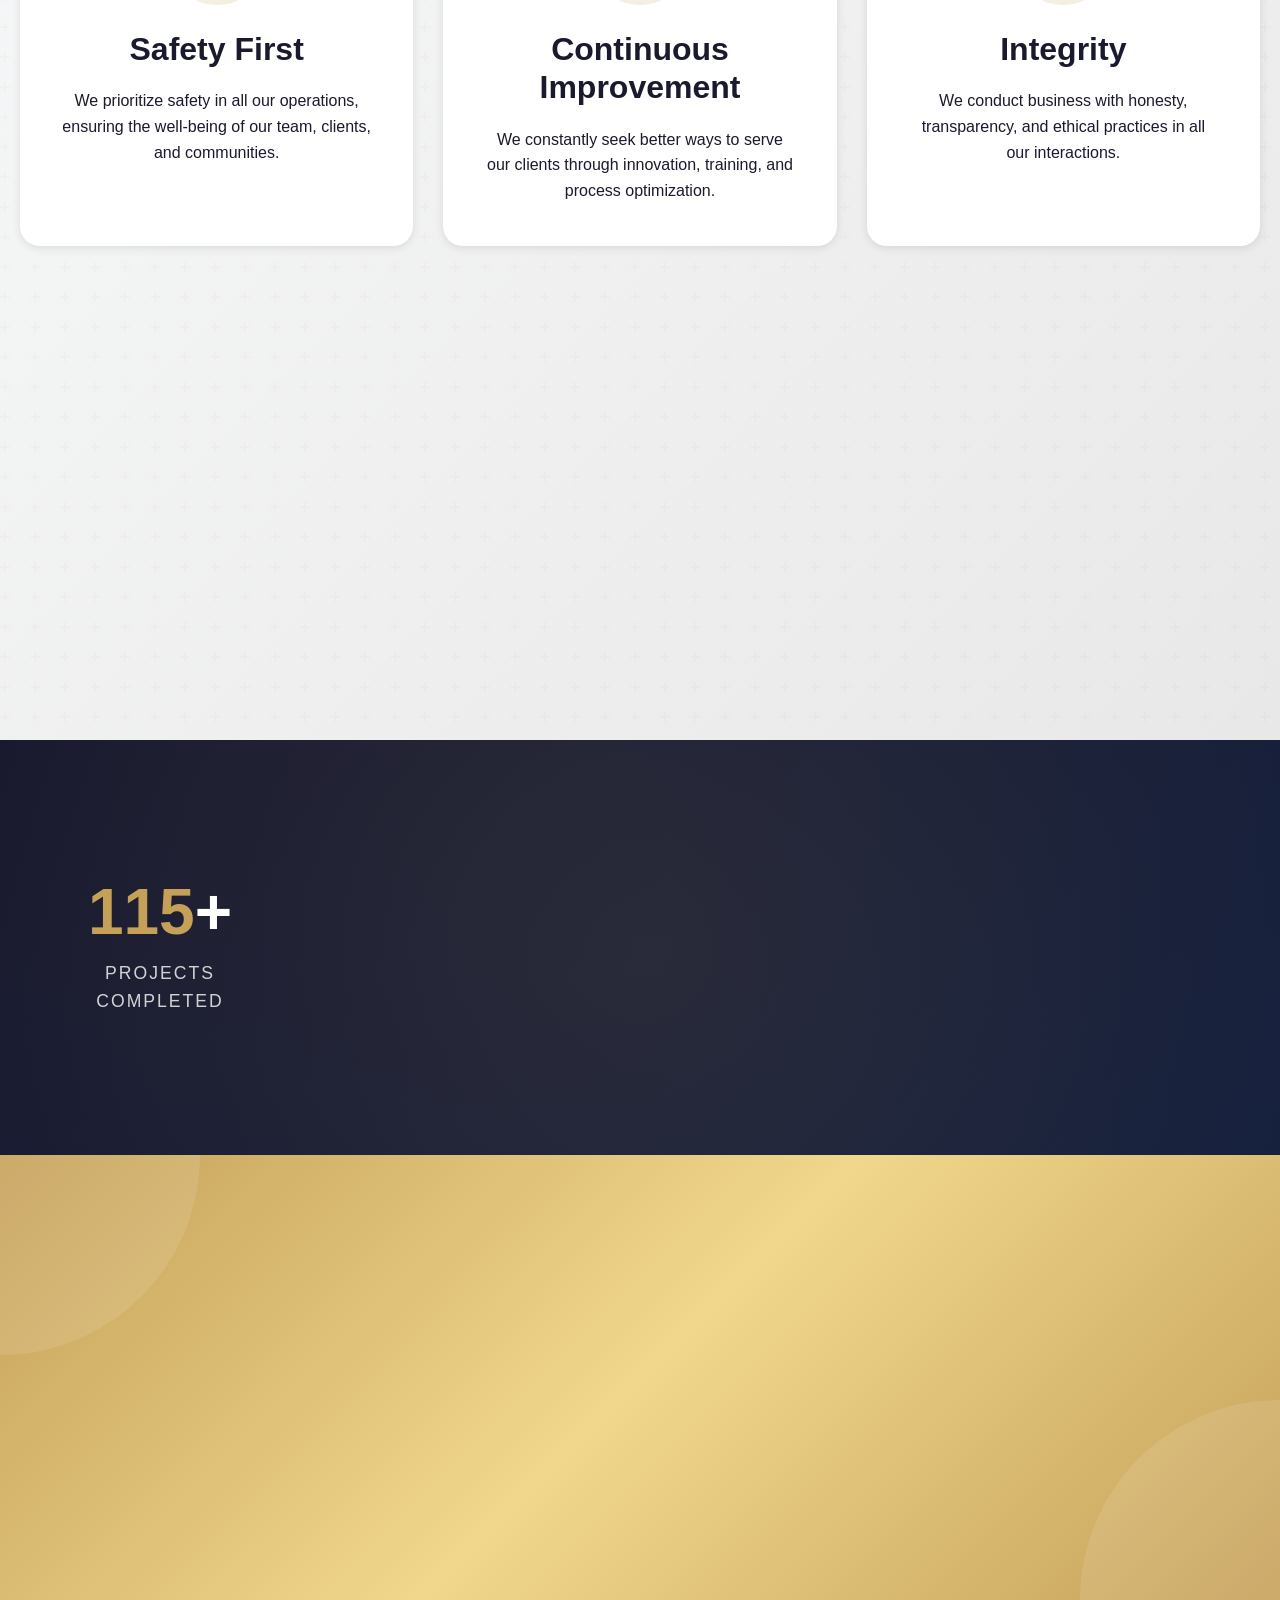
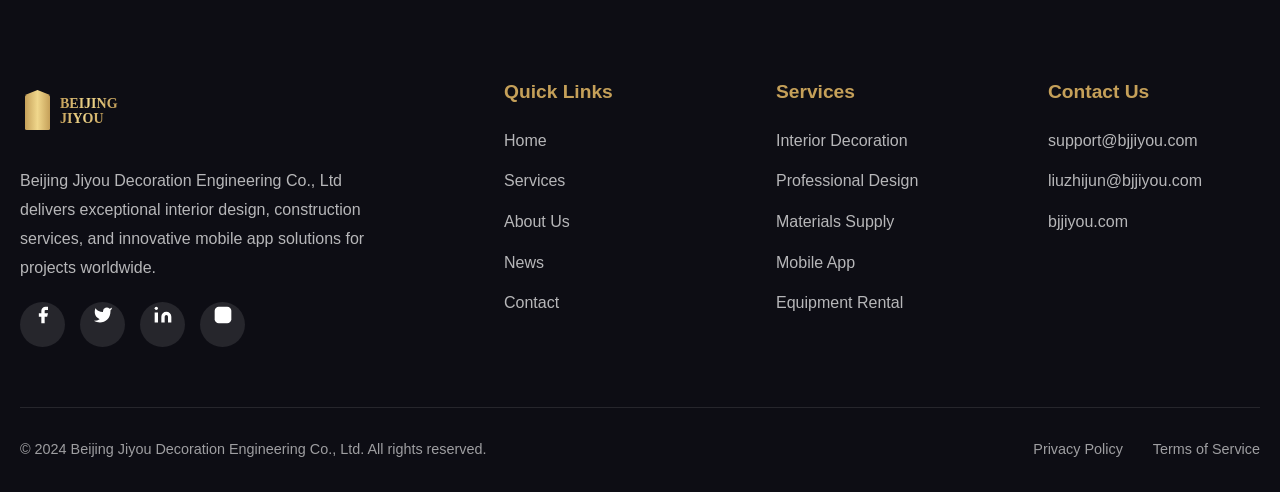
<file: about.html>
<!DOCTYPE html>
<html lang="en">
<head>
    <meta charset="UTF-8">
    <meta name="viewport" content="width=device-width, initial-scale=1.0">
    <meta name="description" content="Learn about Beijing Jiyou Decoration Engineering Co., Ltd - Our history, mission, values, and expert team providing decoration and design services since 2010.">
    <meta name="keywords" content="about us, company history, Beijing Jiyou, decoration company, design team, professional services">
    <meta name="author" content="Beijing Jiyou Decoration Engineering Co., Ltd">
    <meta name="robots" content="index, follow">
    <meta name="language" content="English">
    
    <meta property="og:title" content="About Us - Beijing Jiyou Decoration Engineering">
    <meta property="og:description" content="Learn about our company history, mission, and expert team.">
    <meta property="og:type" content="website">
    <meta property="og:url" content="https://bjjiyou.com/about">
    <meta property="og:locale" content="en_US">
    
    <link rel="canonical" href="https://bjjiyou.com/about">
    <link rel="icon" type="image/svg+xml" href="images/logo.svg">
    
    <title>About Us - Beijing Jiyou Decoration Engineering Co., Ltd</title>
    
    <link rel="stylesheet" href="css/main.css">
</head>
<body>
    <div class="loader">
        <div class="loader-content">
            <div class="loader-spinner"></div>
            <p>Loading...</p>
        </div>
    </div>

    <nav class="navbar" role="navigation" aria-label="Main navigation">
        <div class="nav-container">
            <a href="index.html" class="nav-logo" aria-label="Beijing Jiyou - Home">
                <svg xmlns="http://www.w3.org/2000/svg" viewBox="0 0 400 120">
                    <defs>
                        <linearGradient id="logoGradientNav" x1="0%" y1="0%" x2="100%" y2="0%">
                            <stop offset="0%" style="stop-color:#c5a059"/>
                            <stop offset="50%" style="stop-color:#f0d78c"/>
                            <stop offset="100%" style="stop-color:#c5a059"/>
                        </linearGradient>
                    </defs>
                    <g transform="translate(10, 20)">
                        <rect x="0" y="10" width="50" height="70" fill="url(#logoGradientNav)" rx="3"/>
                        <rect x="8" y="20" width="12" height="12" fill="#1a1a2e" rx="1"/>
                        <rect x="30" y="20" width="12" height="12" fill="#1a1a2e" rx="1"/>
                        <rect x="8" y="38" width="12" height="12" fill="#1a1a2e" rx="1"/>
                        <rect x="30" y="38" width="12" height="12" fill="#1a1a2e" rx="1"/>
                        <rect x="8" y="56" width="12" height="12" fill="#1a1a2e" rx="1"/>
                        <rect x="30" y="56" width="12" height="12" fill="#1a1a2e" rx="1"/>
                        <polygon points="25,0 0,10 50,10" fill="url(#logoGradientNav)"/>
                        <rect x="18" y="68" width="14" height="12" fill="#1a1a2e" rx="1"/>
                    </g>
                    <text x="80" y="55" font-family="Georgia, serif" font-size="28" font-weight="bold" fill="url(#logoGradientNav)">BEIJING</text>
                    <text x="80" y="85" font-family="Georgia, serif" font-size="28" font-weight="bold" fill="url(#logoGradientNav)">JIYOU</text>
                </svg>
            </a>
            
            <ul class="nav-menu">
                <li><a href="index.html" class="nav-link">Home</a></li>
                <li><a href="services.html" class="nav-link">Services</a></li>
<li><a href="about.html" class="nav-link active">Culture</a></li>
                <li><a href="news.html" class="nav-link">News</a></li>
                <li><a href="contact.html" class="nav-link">Contact</a></li>
                <li><a href="contact.html" class="nav-cta">Get Quote</a></li>
            </ul>

            <div class="mobile-menu-btn" aria-label="Toggle menu">
                <span></span>
                <span></span>
                <span></span>
            </div>
        </div>
    </nav>

    <div class="mobile-menu">
        <a href="index.html" class="nav-link">Home</a>
        <a href="services.html" class="nav-link">Services</a>
        <a href="about.html" class="nav-link active">About</a>
        <a href="news.html" class="nav-link">News</a>
        <a href="contact.html" class="nav-link">Contact</a>
    </div>

    <header class="page-header">
        <div class="container">
            <h1>About Our Company</h1>
            <p>Building excellence through innovation, quality, and dedication since 2010</p>
            <div class="breadcrumb">
                <a href="index.html">Home</a>
                <span>/</span>
                <span>About Us</span>
            </div>
        </div>
    </header>

    <!-- Company Introduction -->
    <section class="section">
        <div class="container">
            <div class="about-preview">
                <div class="about-image-grid scroll-animate-left">
                    <div class="about-img">
                        <svg width="100%" height="250" viewBox="0 0 300 250">
                            <rect fill="#1a1a2e" width="300" height="250"/>
                            <text x="150" y="130" text-anchor="middle" fill="#c5a059" font-size="14">Professional Team</text>
                        </svg>
                        <div class="about-img-caption">Expert Professional Team</div>
                    </div>
                    <div class="about-img">
                        <svg width="100%" height="250" viewBox="0 0 300 250">
                            <rect fill="#16213e" width="300" height="250"/>
                            <text x="150" y="130" text-anchor="middle" fill="#c5a059" font-size="14">Modern Office</text>
                        </svg>
                        <div class="about-img-caption">Modern Working Environment</div>
                    </div>
                </div>

                <div class="about-content scroll-animate-right">
                    <div class="section-badge">Who We Are</div>
                    <h2>Beijing Jiyou <span>Decoration Engineering</span></h2>
                    <p>
                        Beijing Jiyou Decoration Engineering Co., Ltd was established in 2010 with a vision to provide 
                        exceptional interior decoration and design services to clients worldwide. Headquartered in 
                        Beijing, China, we have grown from a small local company to an internationally recognized 
                        provider of comprehensive decoration and construction solutions.
                    </p>
                    <p>
                        Our registered address at Room 407-4245, Shilibao Town Government Office Building, No. 67 
                        Xidaqiao Road, Miyun District, Beijing, serves as our operational headquarters, from where 
                        we manage projects across the globe.
                    </p>
                    <p>
                        In recent years, we have expanded our services to include innovative mobile applications 
                        available on both Google Play and the Apple App Store, enabling our clients to manage their 
                        projects more efficiently and stay connected with our team at all times.
                    </p>

                    <div class="about-features">
                        <div class="about-feature">
                            <svg viewBox="0 0 24 24"><path d="M12 2L2 7l10 5 10-5-10-5zM2 17l10 5 10-5M2 12l10 5 10-5"/></svg>
                            <span>15+ Years Experience</span>
                        </div>
                        <div class="about-feature">
                            <svg viewBox="0 0 24 24"><path d="M12 2C6.48 2 2 6.48 2 12s4.48 10 10 10 10-4.48 10-10S17.52 2 12 2zm-2 15l-5-5 1.41-1.41L10 14.17l7.59-7.59L19 8l-9 9z"/></svg>
                            <span>500+ Projects</span>
                        </div>
                        <div class="about-feature">
                            <svg viewBox="0 0 24 24"><path d="M16 11c1.66 0 2.99-1.34 2.99-3S17.66 5 16 5c-1.66 0-3 1.34-3 3s1.34 3 3 3zm-8 0c1.66 0 2.99-1.34 2.99-3S9.66 5 8 5C6.34 5 5 6.34 5 8s1.34 3 3 3zm0 2c-2.33 0-7 1.17-7 3.5V19h14v-2.5c0-2.33-4.67-3.5-7-3.5zm8 0c-.29 0-.62.02-.97.05 1.16.84 1.97 1.97 1.97 3.45V19h6v-2.5c0-2.33-4.67-3.5-7-3.5z"/></svg>
                            <span>Global Clients</span>
                        </div>
                        <div class="about-feature">
                            <svg viewBox="0 0 24 24"><path d="M17 1.01L7 1c-1.1 0-2 .9-2 2v18c0 1.1.9 2 2 2h10c1.1 0 2-.9 2-2V3c0-1.1-.9-1.99-2-1.99zM17 19H7V5h10v14z"/></svg>
                            <span>Mobile Apps</span>
                        </div>
                    </div>
                </div>
            </div>
        </div>
    </section>

    <!-- Our Mission -->
    <section class="section section-dark">
        <div class="container">
            <div class="section-header scroll-animate">
                <div class="section-badge">Our Mission</div>
                <h2 class="section-title">What Drives <span>Us</span></h2>
            </div>

            <div class="services-grid">
                <div class="service-card scroll-animate" style="background: rgba(255,255,255,0.05); border: 1px solid rgba(197,160,89,0.3);">
                    <div class="service-icon">
                        <svg viewBox="0 0 24 24"><path d="M12 2l3.09 6.26L22 9.27l-5 4.87 1.18 6.88L12 17.77l-6.18 3.25L7 14.14 2 9.27l6.91-1.01L12 2z"/></svg>
                    </div>
                    <h3>Excellence</h3>
                    <p style="color: rgba(255,255,255,0.8);">We are committed to delivering the highest quality in every project, never compromising on materials, craftsmanship, or service.</p>
                </div>

                <div class="service-card scroll-animate" style="background: rgba(255,255,255,0.05); border: 1px solid rgba(197,160,89,0.3);">
                    <div class="service-icon">
                        <svg viewBox="0 0 24 24"><path d="M12 21.35l-1.45-1.32C5.4 15.36 2 12.28 2 8.5 2 5.42 4.42 3 7.5 3c1.74 0 3.41.81 4.5 2.09C13.09 3.81 14.76 3 16.5 3 19.58 3 22 5.42 22 8.5c0 3.78-3.4 6.86-8.55 11.54L12 21.35z"/></svg>
                    </div>
                    <h3>Client Focus</h3>
                    <p style="color: rgba(255,255,255,0.8);">Your satisfaction is our priority. We listen, understand, and deliver solutions that exceed expectations.</p>
                </div>

                <div class="service-card scroll-animate" style="background: rgba(255,255,255,0.05); border: 1px solid rgba(197,160,89,0.3);">
                    <div class="service-icon">
                        <svg viewBox="0 0 24 24"><path d="M9.4 16.6L4.8 12l4.6-4.6L8 6l-6 6 6 6 1.4-1.4zm5.2 0l4.6-4.6-4.6-4.6L16 6l6 6-6 6-1.4-1.4z"/></svg>
                    </div>
                    <h3>Innovation</h3>
                    <p style="color: rgba(255,255,255,0.8);">We embrace technology and innovation to provide cutting-edge solutions, including our mobile applications for project management.</p>
                </div>

                <div class="service-card scroll-animate" style="background: rgba(255,255,255,0.05); border: 1px solid rgba(197,160,89,0.3);">
                    <div class="service-icon">
                        <svg viewBox="0 0 24 24"><path d="M12 2C6.48 2 2 6.48 2 12s4.48 10 10 10 10-4.48 10-10S17.52 2 12 2zm-1 17.93c-3.95-.49-7-3.85-7-7.93 0-.62.08-1.21.21-1.79L9 15v1c0 1.1.9 2 2 2v1.93zm6.9-2.54c-.26-.81-1-1.39-1.9-1.39h-1v-3c0-.55-.45-1-1-1H8v-2h2c.55 0 1-.45 1-1V7h2c1.1 0 2-.9 2-2v-.41c2.93 1.19 5 4.06 5 7.41 0 2.08-.8 3.97-2.1 5.39z"/></svg>
                    </div>
                    <h3>Global Reach</h3>
                    <p style="color: rgba(255,255,255,0.8);">With clients worldwide, we understand diverse cultural needs and deliver solutions tailored to international standards.</p>
                </div>
            </div>
        </div>
    </section>

    <!-- Timeline -->
    <section class="section">
        <div class="container">
            <div class="section-header scroll-animate">
                <div class="section-badge">Our Journey</div>
                <h2 class="section-title">Company <span>History</span></h2>
            </div>

            <div class="timeline">
                <div class="timeline-item scroll-animate-left">
                    <div class="timeline-dot"></div>
                    <div class="timeline-content">
                        <div class="timeline-year">2010</div>
                        <h3>Company Founded</h3>
                        <p>Beijing Jiyou Decoration Engineering Co., Ltd was established in Beijing, China.</p>
                    </div>
                </div>

                <div class="timeline-item scroll-animate-right">
                    <div class="timeline-dot"></div>
                    <div class="timeline-content">
                        <div class="timeline-year">2013</div>
                        <h3>Expansion</h3>
                        <p>Expanded our services to include commercial interior design and began serving international clients.</p>
                    </div>
                </div>

                <div class="timeline-item scroll-animate-left">
                    <div class="timeline-dot"></div>
                    <div class="timeline-content">
                        <div class="timeline-year">2016</div>
                        <h3>Mobile App Launch</h3>
                        <p>Launched our first mobile application for project management, available on iOS and Android.</p>
                    </div>
                </div>

                <div class="timeline-item scroll-animate-right">
                    <div class="timeline-dot"></div>
                    <div class="timeline-content">
                        <div class="timeline-year">2019</div>
                        <h3>Technology Integration</h3>
                        <p>Introduced 3D visualization and virtual reality design tools for enhanced client experiences.</p>
                    </div>
                </div>

                <div class="timeline-item scroll-animate-left">
                    <div class="timeline-dot"></div>
                    <div class="timeline-content">
                        <div class="timeline-year">2022</div>
                        <h3>Global Recognition</h3>
                        <p>Received multiple industry awards and expanded our portfolio to include 500+ completed projects worldwide.</p>
                    </div>
                </div>

                <div class="timeline-item scroll-animate-right">
                    <div class="timeline-dot"></div>
                    <div class="timeline-content">
                        <div class="timeline-year">2024</div>
                        <h3>Continued Innovation</h3>
                        <p>Enhanced mobile apps with augmented reality features and expanded service offerings globally.</p>
                    </div>
                </div>
            </div>
        </div>
    </section>

    <!-- Our Values -->
    <section class="section section-pattern">
        <div class="container">
            <div class="section-header scroll-animate">
                <div class="section-badge">Core Values</div>
                <h2 class="section-title">What We <span>Believe In</span></h2>
            </div>

            <div class="values-grid">
                <div class="value-card scroll-animate">
                    <div class="value-icon">
                        <svg viewBox="0 0 24 24"><path d="M12 1L3 5v6c0 5.55 3.84 10.74 9 12 5.16-1.26 9-6.45 9-12V5l-9-4z"/></svg>
                    </div>
                    <h3>Safety First</h3>
                    <p>We prioritize safety in all our operations, ensuring the well-being of our team, clients, and communities.</p>
                </div>

                <div class="value-card scroll-animate">
                    <div class="value-icon">
                        <svg viewBox="0 0 24 24"><path d="M16 6l2.29 2.29-4.88 4.88-4-4L2 16.59 3.41 18l6-6 4 4 6.3-6.29L22 12V6z"/></svg>
                    </div>
                    <h3>Continuous Improvement</h3>
                    <p>We constantly seek better ways to serve our clients through innovation, training, and process optimization.</p>
                </div>

                <div class="value-card scroll-animate">
                    <div class="value-icon">
                        <svg viewBox="0 0 24 24"><path d="M12 2C6.48 2 2 6.48 2 12s4.48 10 10 10 10-4.48 10-10S17.52 2 12 2zm-2 15l-5-5 1.41-1.41L10 14.17l7.59-7.59L19 8l-9 9z"/></svg>
                    </div>
                    <h3>Integrity</h3>
                    <p>We conduct business with honesty, transparency, and ethical practices in all our interactions.</p>
                </div>

                <div class="value-card scroll-animate">
                    <div class="value-icon">
                        <svg viewBox="0 0 24 24"><path d="M12 12c2.21 0 4-1.79 4-4s-1.79-4-4-4-4 1.79-4 4 1.79 4 4 4zm0 2c-2.67 0-8 1.34-8 4v2h16v-2c0-2.66-5.33-4-8-4z"/></svg>
                    </div>
                    <h3>Teamwork</h3>
                    <p>We collaborate effectively, valuing diverse perspectives and working together to achieve common goals.</p>
                </div>
            </div>
        </div>
    </section>

    <!-- Statistics -->
    <section class="stats-section">
        <div class="container">
            <div class="stats-grid">
                <div class="stat-item scroll-animate">
                    <div class="stat-number" data-value="500">0<span>+</span></div>
                    <div class="stat-label">Projects Completed</div>
                </div>
                <div class="stat-item scroll-animate">
                    <div class="stat-number" data-value="15">0<span>+</span></div>
                    <div class="stat-label">Years Experience</div>
                </div>
                <div class="stat-item scroll-animate">
                    <div class="stat-number" data-value="50">0<span>+</span></div>
                    <div class="stat-label">Expert Team</div>
                </div>
                <div class="stat-item scroll-animate">
                    <div class="stat-number" data-value="100">0<span>+</span></div>
                    <div class="stat-label">Happy Clients</div>
                </div>
            </div>
        </div>
    </section>

    <!-- CTA Section -->
    <section class="cta-section">
        <div class="container">
            <div class="cta-content scroll-animate">
                <h2>Partner With Us</h2>
                <p>
                    Join hundreds of satisfied clients who have transformed their spaces with Beijing Jiyou.
                </p>
                <div class="cta-buttons">
                    <a href="contact.html" class="btn btn-dark">
                        Contact Us Today
                    </a>
                    <a href="services.html" class="btn btn-outline">
                        View Our Services
                    </a>
                </div>
            </div>
        </div>
    </section>

    <footer class="footer">
        <div class="container">
            <div class="footer-main">
                <div class="footer-brand">
                    <svg xmlns="http://www.w3.org/2000/svg" viewBox="0 0 400 120">
                        <defs>
                            <linearGradient id="logoGradientFooter" x1="0%" y1="0%" x2="100%" y2="0%">
                                <stop offset="0%" style="stop-color:#c5a059"/>
                                <stop offset="50%" style="stop-color:#f0d78c"/>
                                <stop offset="100%" style="stop-color:#c5a059"/>
                            </linearGradient>
                        </defs>
                        <g transform="translate(10, 20)">
                            <rect x="0" y="10" width="50" height="70" fill="url(#logoGradientFooter)" rx="3"/>
                            <polygon points="25,0 0,10 50,10" fill="url(#logoGradientFooter)"/>
                        </g>
                        <text x="80" y="55" font-family="Georgia, serif" font-size="28" font-weight="bold" fill="url(#logoGradientFooter)">BEIJING</text>
                        <text x="80" y="85" font-family="Georgia, serif" font-size="28" font-weight="bold" fill="url(#logoGradientFooter)">JIYOU</text>
                    </svg>
                    <p>
                        Beijing Jiyou Decoration Engineering Co., Ltd delivers exceptional interior design, 
                        construction services, and innovative mobile app solutions for projects worldwide.
                    </p>
                    <div class="footer-social">
                        <a href="#" aria-label="Facebook"><svg viewBox="0 0 24 24"><path d="M18 2h-3a5 5 0 00-5 5v3H7v4h3v8h4v-8h3l1-4h-4V7a1 1 0 011-1h3z"/></svg></a>
                        <a href="#" aria-label="Twitter"><svg viewBox="0 0 24 24"><path d="M23 3a10.9 10.9 0 01-3.14 1.53 4.48 4.48 0 00-7.86 3v1A10.66 10.66 0 013 4s-4 9 5 13a11.64 11.64 0 01-7 2c9 5 20 0 20-11.5a4.5 4.5 0 00-.08-.83A7.72 7.72 0 0023 3z"/></svg></a>
                        <a href="#" aria-label="LinkedIn"><svg viewBox="0 0 24 24"><path d="M16 8a6 6 0 016 6v7h-4v-7a2 2 0 00-2-2 2 2 0 00-2 2v7h-4v-7a6 6 0 016-6zM2 9h4v12H2z"/><circle cx="4" cy="4" r="2"/></svg></a>
                        <a href="#" aria-label="Instagram"><svg viewBox="0 0 24 24"><rect x="2" y="2" width="20" height="20" rx="5" ry="5"/><path d="M16 11.37A4 4 0 1112.63 8 4 4 0 0116 11.37z"/><line x1="17.5" y1="6.5" x2="17.51" y2="6.5"/></svg></a>
                    </div>
                </div>

                <div class="footer-column">
                    <h4>Quick Links</h4>
                    <ul class="footer-links">
                        <li><a href="index.html">Home</a></li>
                        <li><a href="services.html">Services</a></li>
                        <li><a href="about.html">About Us</a></li>
                        <li><a href="news.html">News</a></li>
                        <li><a href="contact.html">Contact</a></li>
                    </ul>
                </div>

                <div class="footer-column">
                    <h4>Services</h4>
                    <ul class="footer-links">
                        <li><a href="services.html">Interior Decoration</a></li>
                        <li><a href="services.html">Professional Design</a></li>
                        <li><a href="services.html">Materials Supply</a></li>
                        <li><a href="services.html">Mobile App</a></li>
                        <li><a href="services.html">Equipment Rental</a></li>
                    </ul>
                </div>

                <div class="footer-column">
                    <h4>Contact Us</h4>
                    <ul class="footer-links">
                        <li><a href="mailto:support@bjjiyou.com">support@bjjiyou.com</a></li>
                        <li><a href="mailto:liuzhijun@bjjiyou.com">liuzhijun@bjjiyou.com</a></li>
                        <li><a href="https://bjjiyou.com">bjjiyou.com</a></li>
                    </ul>
                </div>
            </div>

            <div class="footer-bottom">
                <p>&copy; 2024 Beijing Jiyou Decoration Engineering Co., Ltd. All rights reserved.</p>
                <div class="footer-legal">
                    <a href="privacy.html">Privacy Policy</a>
                    <a href="terms.html">Terms of Service</a>
                </div>
            </div>
        </div>
    </footer>

    <script src="js/main.js"></script>
</body>
</html>
</file>
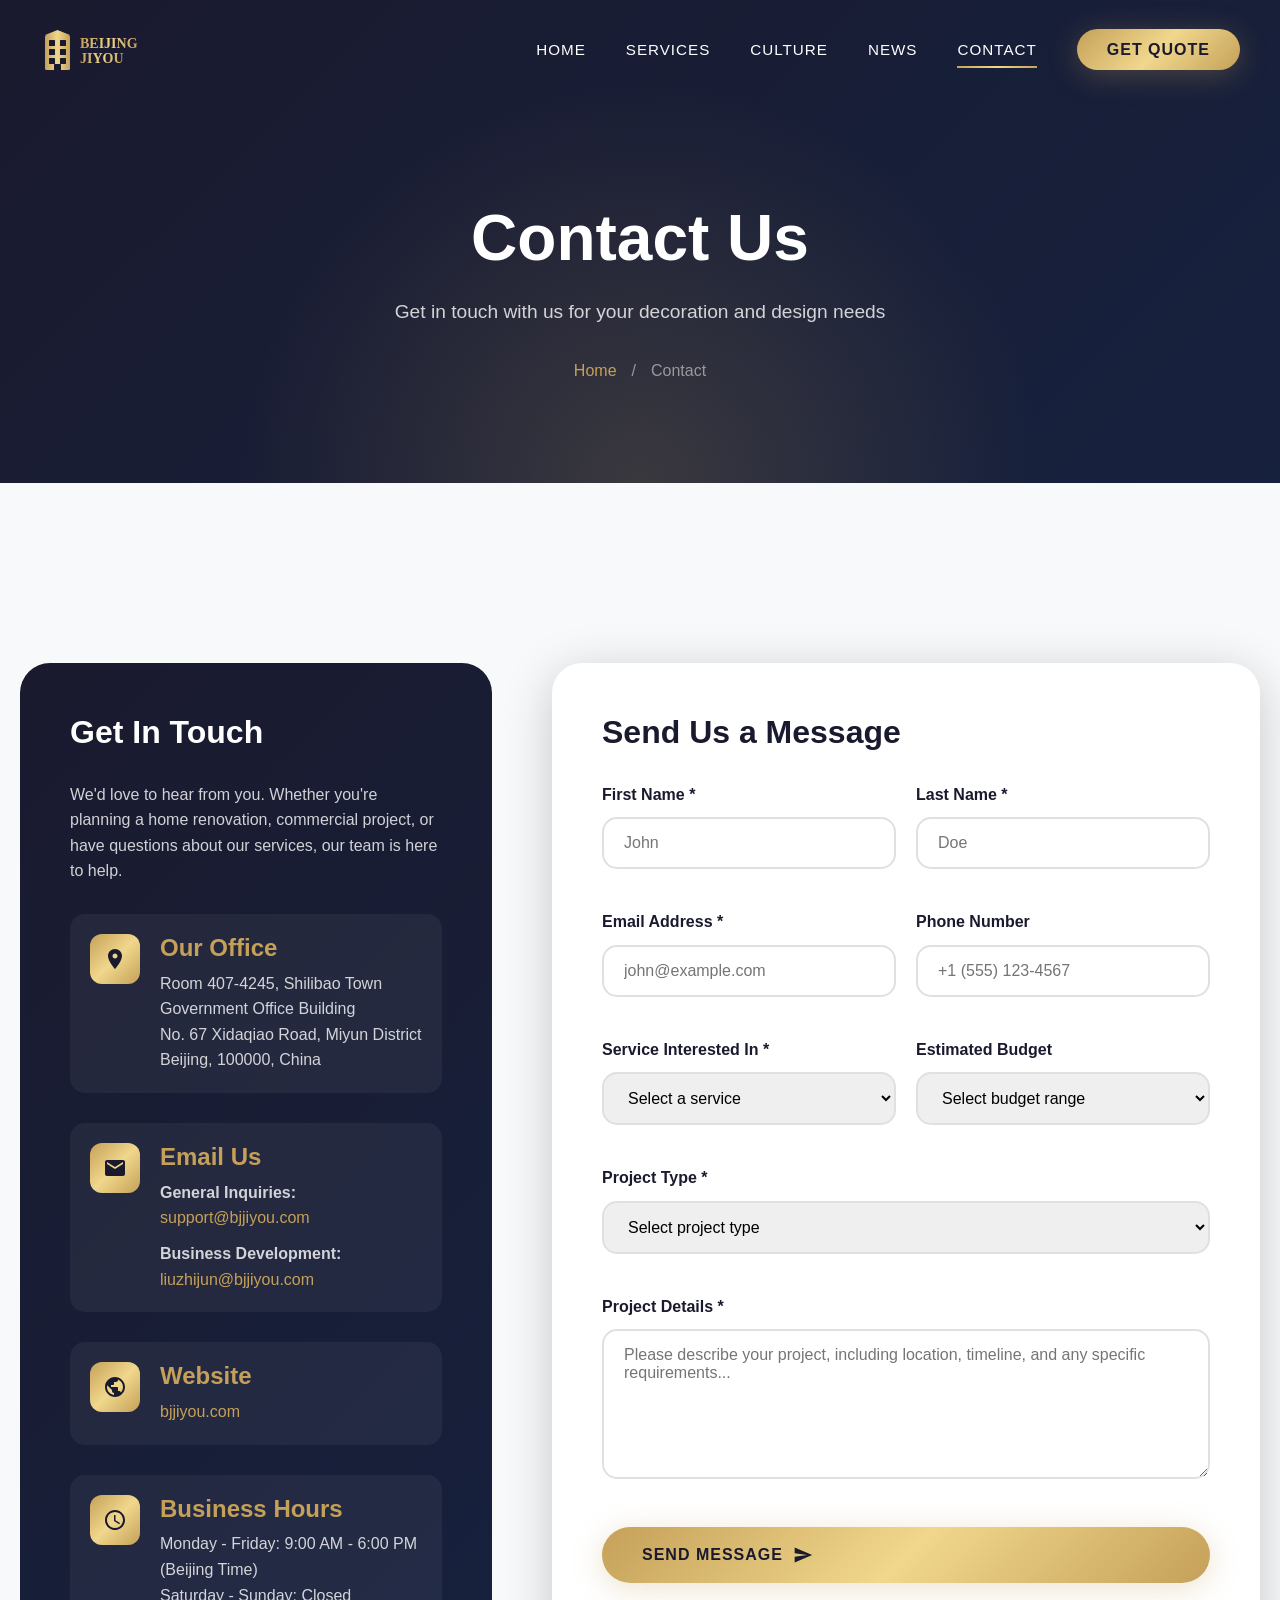
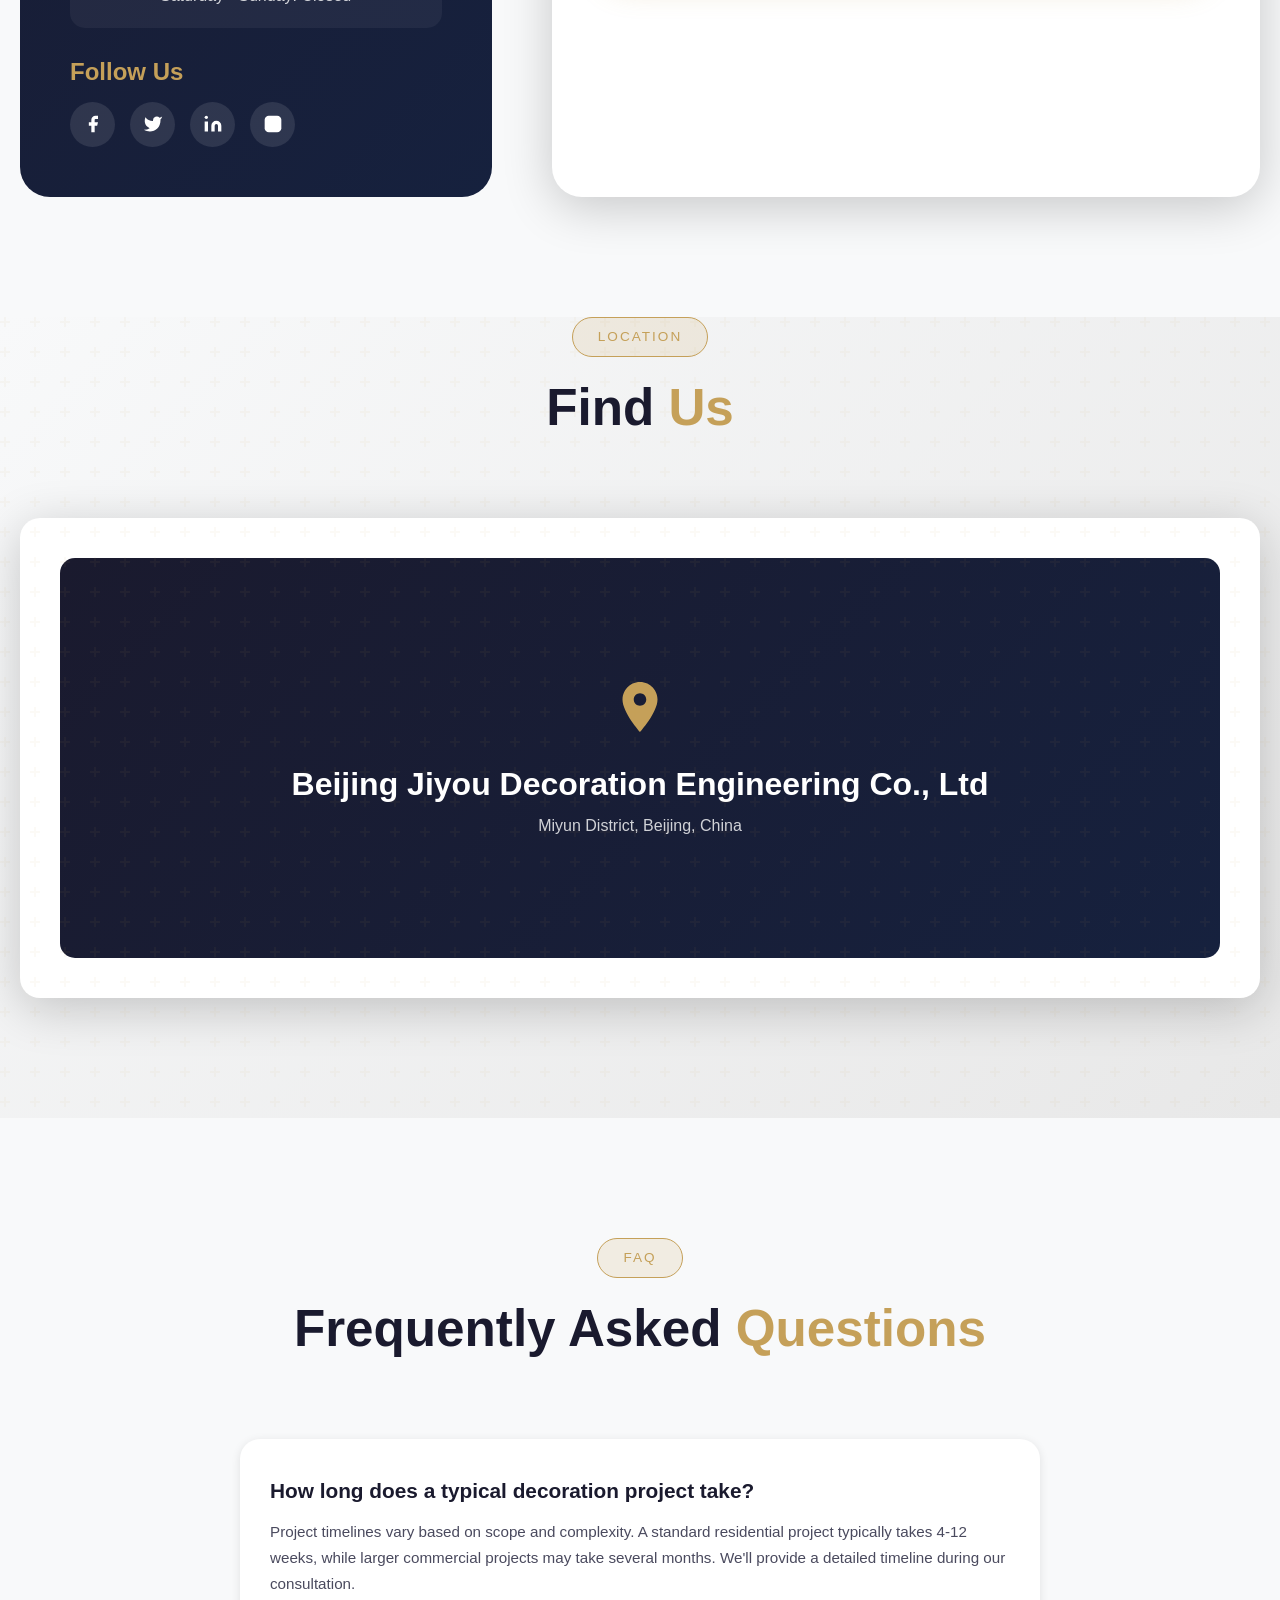
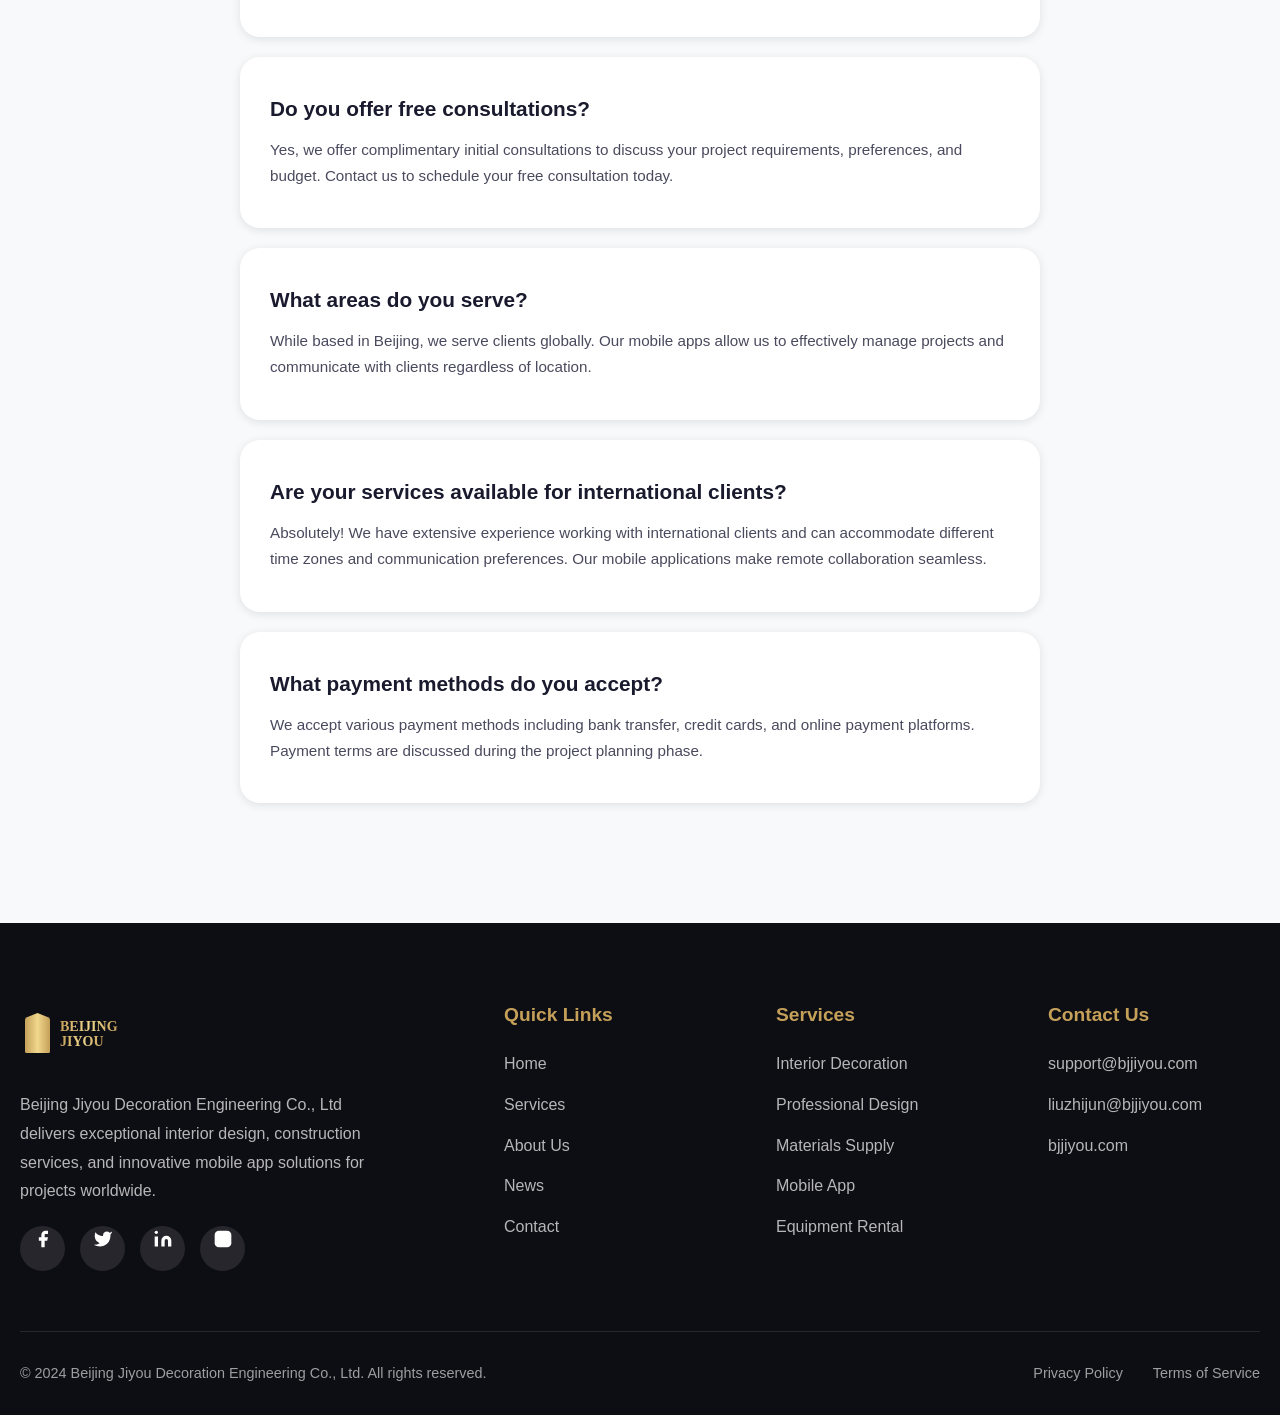
<file: contact.html>
<!DOCTYPE html>
<html lang="en">
<head>
    <meta charset="UTF-8">
    <meta name="viewport" content="width=device-width, initial-scale=1.0">
    <meta name="description" content="Contact Beijing Jiyou Decoration Engineering Co., Ltd - Get in touch for decoration services, design consultations, and project inquiries.">
    <meta name="keywords" content="contact us, decoration services, design consultation, project inquiry, Beijing Jiyou">
    <meta name="author" content="Beijing Jiyou Decoration Engineering Co., Ltd">
    <meta name="robots" content="index, follow">
    <meta name="language" content="English">
    
    <meta property="og:title" content="Contact Us - Beijing Jiyou Decoration Engineering">
    <meta property="og:description" content="Get in touch with us for your decoration and design needs.">
    <meta property="og:type" content="website">
    <meta property="og:url" content="https://bjjiyou.com/contact">
    <meta property="og:locale" content="en_US">
    
    <link rel="canonical" href="https://bjjiyou.com/contact">
    <link rel="icon" type="image/svg+xml" href="images/logo.svg">
    
    <title>Contact Us - Beijing Jiyou Decoration Engineering Co., Ltd</title>
    
    <link rel="stylesheet" href="css/main.css">
</head>
<body>
    <div class="loader">
        <div class="loader-content">
            <div class="loader-spinner"></div>
            <p>Loading...</p>
        </div>
    </div>

    <nav class="navbar" role="navigation" aria-label="Main navigation">
        <div class="nav-container">
            <a href="index.html" class="nav-logo" aria-label="Beijing Jiyou - Home">
                <svg xmlns="http://www.w3.org/2000/svg" viewBox="0 0 400 120">
                    <defs>
                        <linearGradient id="logoGradientNav" x1="0%" y1="0%" x2="100%" y2="0%">
                            <stop offset="0%" style="stop-color:#c5a059"/>
                            <stop offset="50%" style="stop-color:#f0d78c"/>
                            <stop offset="100%" style="stop-color:#c5a059"/>
                        </linearGradient>
                    </defs>
                    <g transform="translate(10, 20)">
                        <rect x="0" y="10" width="50" height="70" fill="url(#logoGradientNav)" rx="3"/>
                        <rect x="8" y="20" width="12" height="12" fill="#1a1a2e" rx="1"/>
                        <rect x="30" y="20" width="12" height="12" fill="#1a1a2e" rx="1"/>
                        <rect x="8" y="38" width="12" height="12" fill="#1a1a2e" rx="1"/>
                        <rect x="30" y="38" width="12" height="12" fill="#1a1a2e" rx="1"/>
                        <rect x="8" y="56" width="12" height="12" fill="#1a1a2e" rx="1"/>
                        <rect x="30" y="56" width="12" height="12" fill="#1a1a2e" rx="1"/>
                        <polygon points="25,0 0,10 50,10" fill="url(#logoGradientNav)"/>
                        <rect x="18" y="68" width="14" height="12" fill="#1a1a2e" rx="1"/>
                    </g>
                    <text x="80" y="55" font-family="Georgia, serif" font-size="28" font-weight="bold" fill="url(#logoGradientNav)">BEIJING</text>
                    <text x="80" y="85" font-family="Georgia, serif" font-size="28" font-weight="bold" fill="url(#logoGradientNav)">JIYOU</text>
                </svg>
            </a>
            
            <ul class="nav-menu">
                <li><a href="index.html" class="nav-link">Home</a></li>
                <li><a href="services.html" class="nav-link">Services</a></li>
<li><a href="about.html" class="nav-link">Culture</a></li>
                <li><a href="news.html" class="nav-link">News</a></li>
                <li><a href="contact.html" class="nav-link active">Contact</a></li>
                <li><a href="contact.html" class="nav-cta">Get Quote</a></li>
            </ul>

            <div class="mobile-menu-btn" aria-label="Toggle menu">
                <span></span>
                <span></span>
                <span></span>
            </div>
        </div>
    </nav>

    <div class="mobile-menu">
        <a href="index.html" class="nav-link">Home</a>
        <a href="services.html" class="nav-link">Services</a>
        <a href="about.html" class="nav-link">About</a>
        <a href="news.html" class="nav-link">News</a>
        <a href="contact.html" class="nav-link active">Contact</a>
    </div>

    <header class="page-header">
        <div class="container">
            <h1>Contact Us</h1>
            <p>Get in touch with us for your decoration and design needs</p>
            <div class="breadcrumb">
                <a href="index.html">Home</a>
                <span>/</span>
                <span>Contact</span>
            </div>
        </div>
    </header>

    <!-- Contact Info -->
    <section class="section">
        <div class="container">
            <div class="contact-grid">
                <div class="contact-info scroll-animate-left">
                    <h3>Get In Touch</h3>
                    <p style="color: rgba(255,255,255,0.8); margin-bottom: 30px;">
                        We'd love to hear from you. Whether you're planning a home renovation, commercial project, 
                        or have questions about our services, our team is here to help.
                    </p>

                    <div class="contact-item">
                        <div class="contact-icon">
                            <svg viewBox="0 0 24 24"><path d="M12 2C8.13 2 5 5.13 5 9c0 5.25 7 13 7 13s7-7.75 7-13c0-3.87-3.13-7-7-7zm0 9.5c-1.38 0-2.5-1.12-2.5-2.5s1.12-2.5 2.5-2.5 2.5 1.12 2.5 2.5-1.12 2.5-2.5 2.5z"/></svg>
                        </div>
                        <div>
                            <h4>Our Office</h4>
                            <p>Room 407-4245, Shilibao Town Government Office Building<br>
                            No. 67 Xidaqiao Road, Miyun District<br>
                            Beijing, 100000, China</p>
                        </div>
                    </div>

                    <div class="contact-item">
                        <div class="contact-icon">
                            <svg viewBox="0 0 24 24"><path d="M20 4H4c-1.1 0-1.99.9-1.99 2L2 18c0 1.1.9 2 2 2h16c1.1 0 2-.9 2-2V6c0-1.1-.9-2-2-2zm0 4l-8 5-8-5V6l8 5 8-5v2z"/></svg>
                        </div>
                        <div>
                            <h4>Email Us</h4>
                            <p>
                                <strong>General Inquiries:</strong><br>
                                <a href="mailto:support@bjjiyou.com" style="color: var(--primary-color);">support@bjjiyou.com</a>
                            </p>
                            <p style="margin-top: 10px;">
                                <strong>Business Development:</strong><br>
                                <a href="mailto:liuzhijun@bjjiyou.com" style="color: var(--primary-color);">liuzhijun@bjjiyou.com</a>
                            </p>
                        </div>
                    </div>

                    <div class="contact-item">
                        <div class="contact-icon">
                            <svg viewBox="0 0 24 24"><path d="M12 2C6.48 2 2 6.48 2 12s4.48 10 10 10 10-4.48 10-10S17.52 2 12 2zm-1 17.93c-3.95-.49-7-3.85-7-7.93 0-.62.08-1.21.21-1.79L9 15v1c0 1.1.9 2 2 2v1.93zm6.9-2.54c-.26-.81-1-1.39-1.9-1.39h-1v-3c0-.55-.45-1-1-1H8v-2h2c.55 0 1-.45 1-1V7h2c1.1 0 2-.9 2-2v-.41c2.93 1.19 5 4.06 5 7.41 0 2.08-.8 3.97-2.1 5.39z"/></svg>
                        </div>
                        <div>
                            <h4>Website</h4>
                            <p>
                                <a href="https://bjjiyou.com" style="color: var(--primary-color);">bjjiyou.com</a>
                            </p>
                        </div>
                    </div>

                    <div class="contact-item">
                        <div class="contact-icon">
                            <svg viewBox="0 0 24 24"><path d="M11.99 2C6.47 2 2 6.48 2 12s4.47 10 9.99 10C17.52 22 22 17.52 22 12S17.52 2 11.99 2zM12 20c-4.42 0-8-3.58-8-8s3.58-8 8-8 8 3.58 8 8-3.58 8-8 8zm.5-13H11v6l5.25 3.15.75-1.23-4.5-2.67z"/></svg>
                        </div>
                        <div>
                            <h4>Business Hours</h4>
                            <p>Monday - Friday: 9:00 AM - 6:00 PM (Beijing Time)<br>
                            Saturday - Sunday: Closed</p>
                        </div>
                    </div>

                    <div style="margin-top: 30px;">
                        <h4 style="color: var(--primary-color); margin-bottom: 15px;">Follow Us</h4>
                        <div style="display: flex; gap: 15px;">
                            <a href="#" style="width: 45px; height: 45px; background: rgba(255,255,255,0.1); border-radius: 50%; display: flex; align-items: center; justify-content: center; transition: var(--transition-fast);" onmouseover="this.style.background='var(--primary-color)'" onmouseout="this.style.background='rgba(255,255,255,0.1)'">
                                <svg width="20" height="20" viewBox="0 0 24 24" fill="white"><path d="M18 2h-3a5 5 0 00-5 5v3H7v4h3v8h4v-8h3l1-4h-4V7a1 1 0 011-1h3z"/></svg>
                            </a>
                            <a href="#" style="width: 45px; height: 45px; background: rgba(255,255,255,0.1); border-radius: 50%; display: flex; align-items: center; justify-content: center; transition: var(--transition-fast);" onmouseover="this.style.background='var(--primary-color)'" onmouseout="this.style.background='rgba(255,255,255,0.1)'">
                                <svg width="20" height="20" viewBox="0 0 24 24" fill="white"><path d="M23 3a10.9 10.9 0 01-3.14 1.53 4.48 4.48 0 00-7.86 3v1A10.66 10.66 0 013 4s-4 9 5 13a11.64 11.64 0 01-7 2c9 5 20 0 20-11.5a4.5 4.5 0 00-.08-.83A7.72 7.72 0 0023 3z"/></svg>
                            </a>
                            <a href="#" style="width: 45px; height: 45px; background: rgba(255,255,255,0.1); border-radius: 50%; display: flex; align-items: center; justify-content: center; transition: var(--transition-fast);" onmouseover="this.style.background='var(--primary-color)'" onmouseout="this.style.background='rgba(255,255,255,0.1)'">
                                <svg width="20" height="20" viewBox="0 0 24 24" fill="white"><path d="M16 8a6 6 0 016 6v7h-4v-7a2 2 0 00-2-2 2 2 0 00-2 2v7h-4v-7a6 6 0 016-6zM2 9h4v12H2z"/><circle cx="4" cy="4" r="2"/></svg>
                            </a>
                            <a href="#" style="width: 45px; height: 45px; background: rgba(255,255,255,0.1); border-radius: 50%; display: flex; align-items: center; justify-content: center; transition: var(--transition-fast);" onmouseover="this.style.background='var(--primary-color)'" onmouseout="this.style.background='rgba(255,255,255,0.1)'">
                                <svg width="20" height="20" viewBox="0 0 24 24" fill="white"><rect x="2" y="2" width="20" height="20" rx="5" ry="5"/><path d="M16 11.37A4 4 0 1112.63 8 4 4 0 0116 11.37z"/><line x1="17.5" y1="6.5" x2="17.51" y2="6.5" stroke="white" stroke-width="2"/></svg>
                            </a>
                        </div>
                    </div>
                </div>

                <div class="contact-form scroll-animate-right">
                    <h3 style="font-size: 2rem; margin-bottom: 30px;">Send Us a Message</h3>
                    <form id="contactForm">
                        <div class="form-grid">
                            <div class="form-group">
                                <label for="firstName">First Name *</label>
                                <input type="text" id="firstName" name="firstName" required placeholder="John">
                            </div>
                            <div class="form-group">
                                <label for="lastName">Last Name *</label>
                                <input type="text" id="lastName" name="lastName" required placeholder="Doe">
                            </div>
                            <div class="form-group">
                                <label for="email">Email Address *</label>
                                <input type="email" id="email" name="email" required placeholder="john@example.com">
                            </div>
                            <div class="form-group">
                                <label for="phone">Phone Number</label>
                                <input type="tel" id="phone" name="phone" placeholder="+1 (555) 123-4567">
                            </div>
                            <div class="form-group">
                                <label for="service">Service Interested In *</label>
                                <select id="service" name="service" required>
                                    <option value="">Select a service</option>
                                    <option value="interior-decoration">Interior Decoration</option>
                                    <option value="commercial-design">Commercial Space Design</option>
                                    <option value="professional-design">Professional Design Services</option>
                                    <option value="materials-supply">Materials Supply</option>
                                    <option value="mobile-app">Mobile App Development</option>
                                    <option value="landscape">Landscape Engineering</option>
                                    <option value="equipment-rental">Equipment Rental</option>
                                    <option value="other">Other</option>
                                </select>
                            </div>
                            <div class="form-group">
                                <label for="budget">Estimated Budget</label>
                                <select id="budget" name="budget">
                                    <option value="">Select budget range</option>
                                    <option value="under-10k">Under $10,000</option>
                                    <option value="10k-25k">$10,000 - $25,000</option>
                                    <option value="25k-50k">$25,000 - $50,000</option>
                                    <option value="50k-100k">$50,000 - $100,000</option>
                                    <option value="over-100k">Over $100,000</option>
                                </select>
                            </div>
                            <div class="form-group full-width">
                                <label for="projectType">Project Type *</label>
                                <select id="projectType" name="projectType" required>
                                    <option value="">Select project type</option>
                                    <option value="residential">Residential</option>
                                    <option value="commercial">Commercial</option>
                                    <option value="industrial">Industrial</option>
                                    <option value="renovation">Renovation</option>
                                    <option value="new-construction">New Construction</option>
                                </select>
                            </div>
                            <div class="form-group full-width">
                                <label for="message">Project Details *</label>
                                <textarea id="message" name="message" required placeholder="Please describe your project, including location, timeline, and any specific requirements..."></textarea>
                            </div>
                        </div>
                        <button type="submit" class="btn btn-primary" style="width: 100%; margin-top: 20px;">
                            Send Message
                            <svg width="20" height="20" viewBox="0 0 24 24" fill="currentColor"><path d="M2.01 21L23 12 2.01 3 2 10l15 2-15 2z"/></svg>
                        </button>
                    </form>
                </div>
            </div>
        </div>
    </section>

    <!-- Map Section -->
    <section class="section section-pattern" style="padding-top: 0;">
        <div class="container">
            <div class="section-header scroll-animate">
                <div class="section-badge">Location</div>
                <h2 class="section-title">Find <span>Us</span></h2>
            </div>

            <div style="background: white; border-radius: 20px; padding: 40px; box-shadow: var(--shadow-lg);">
                <div style="width: 100%; height: 400px; background: linear-gradient(135deg, #1a1a2e 0%, #16213e 100%); border-radius: 15px; display: flex; align-items: center; justify-content: center;">
                    <div style="text-align: center; color: white;">
                        <svg width="60" height="60" viewBox="0 0 24 24" fill="#c5a059" style="margin-bottom: 20px;"><path d="M12 2C8.13 2 5 5.13 5 9c0 5.25 7 13 7 13s7-7.75 7-13c0-3.87-3.13-7-7-7zm0 9.5c-1.38 0-2.5-1.12-2.5-2.5s1.12-2.5 2.5-2.5 2.5 1.12 2.5 2.5-1.12 2.5-2.5 2.5z"/></svg>
                        <h3 style="margin-bottom: 10px;">Beijing Jiyou Decoration Engineering Co., Ltd</h3>
                        <p style="color: rgba(255,255,255,0.8);">Miyun District, Beijing, China</p>
                    </div>
                </div>
            </div>
        </div>
    </section>

    <!-- FAQ Section -->
    <section class="section">
        <div class="container">
            <div class="section-header scroll-animate">
                <div class="section-badge">FAQ</div>
                <h2 class="section-title">Frequently Asked <span>Questions</span></h2>
            </div>

            <div style="max-width: 800px; margin: 0 auto;">
                <div class="service-card scroll-animate" style="margin-bottom: 20px; text-align: left;">
                    <h3 style="margin-bottom: 15px;">How long does a typical decoration project take?</h3>
                    <p style="color: var(--text-secondary);">Project timelines vary based on scope and complexity. A standard residential project typically takes 4-12 weeks, while larger commercial projects may take several months. We'll provide a detailed timeline during our consultation.</p>
                </div>

                <div class="service-card scroll-animate" style="margin-bottom: 20px; text-align: left;">
                    <h3 style="margin-bottom: 15px;">Do you offer free consultations?</h3>
                    <p style="color: var(--text-secondary);">Yes, we offer complimentary initial consultations to discuss your project requirements, preferences, and budget. Contact us to schedule your free consultation today.</p>
                </div>

                <div class="service-card scroll-animate" style="margin-bottom: 20px; text-align: left;">
                    <h3 style="margin-bottom: 15px;">What areas do you serve?</h3>
                    <p style="color: var(--text-secondary);">While based in Beijing, we serve clients globally. Our mobile apps allow us to effectively manage projects and communicate with clients regardless of location.</p>
                </div>

                <div class="service-card scroll-animate" style="margin-bottom: 20px; text-align: left;">
                    <h3 style="margin-bottom: 15px;">Are your services available for international clients?</h3>
                    <p style="color: var(--text-secondary);">Absolutely! We have extensive experience working with international clients and can accommodate different time zones and communication preferences. Our mobile applications make remote collaboration seamless.</p>
                </div>

                <div class="service-card scroll-animate" style="text-align: left;">
                    <h3 style="margin-bottom: 15px;">What payment methods do you accept?</h3>
                    <p style="color: var(--text-secondary);">We accept various payment methods including bank transfer, credit cards, and online payment platforms. Payment terms are discussed during the project planning phase.</p>
                </div>
            </div>
        </div>
    </section>

    <footer class="footer">
        <div class="container">
            <div class="footer-main">
                <div class="footer-brand">
                    <svg xmlns="http://www.w3.org/2000/svg" viewBox="0 0 400 120">
                        <defs>
                            <linearGradient id="logoGradientFooter" x1="0%" y1="0%" x2="100%" y2="0%">
                                <stop offset="0%" style="stop-color:#c5a059"/>
                                <stop offset="50%" style="stop-color:#f0d78c"/>
                                <stop offset="100%" style="stop-color:#c5a059"/>
                            </linearGradient>
                        </defs>
                        <g transform="translate(10, 20)">
                            <rect x="0" y="10" width="50" height="70" fill="url(#logoGradientFooter)" rx="3"/>
                            <polygon points="25,0 0,10 50,10" fill="url(#logoGradientFooter)"/>
                        </g>
                        <text x="80" y="55" font-family="Georgia, serif" font-size="28" font-weight="bold" fill="url(#logoGradientFooter)">BEIJING</text>
                        <text x="80" y="85" font-family="Georgia, serif" font-size="28" font-weight="bold" fill="url(#logoGradientFooter)">JIYOU</text>
                    </svg>
                    <p>
                        Beijing Jiyou Decoration Engineering Co., Ltd delivers exceptional interior design, 
                        construction services, and innovative mobile app solutions for projects worldwide.
                    </p>
                    <div class="footer-social">
                        <a href="#" aria-label="Facebook"><svg viewBox="0 0 24 24"><path d="M18 2h-3a5 5 0 00-5 5v3H7v4h3v8h4v-8h3l1-4h-4V7a1 1 0 011-1h3z"/></svg></a>
                        <a href="#" aria-label="Twitter"><svg viewBox="0 0 24 24"><path d="M23 3a10.9 10.9 0 01-3.14 1.53 4.48 4.48 0 00-7.86 3v1A10.66 10.66 0 013 4s-4 9 5 13a11.64 11.64 0 01-7 2c9 5 20 0 20-11.5a4.5 4.5 0 00-.08-.83A7.72 7.72 0 0023 3z"/></svg></a>
                        <a href="#" aria-label="LinkedIn"><svg viewBox="0 0 24 24"><path d="M16 8a6 6 0 016 6v7h-4v-7a2 2 0 00-2-2 2 2 0 00-2 2v7h-4v-7a6 6 0 016-6zM2 9h4v12H2z"/><circle cx="4" cy="4" r="2"/></svg></a>
                        <a href="#" aria-label="Instagram"><svg viewBox="0 0 24 24"><rect x="2" y="2" width="20" height="20" rx="5" ry="5"/><path d="M16 11.37A4 4 0 1112.63 8 4 4 0 0116 11.37z"/><line x1="17.5" y1="6.5" x2="17.51" y2="6.5"/></svg></a>
                    </div>
                </div>

                <div class="footer-column">
                    <h4>Quick Links</h4>
                    <ul class="footer-links">
                        <li><a href="index.html">Home</a></li>
                        <li><a href="services.html">Services</a></li>
                        <li><a href="about.html">About Us</a></li>
                        <li><a href="news.html">News</a></li>
                        <li><a href="contact.html">Contact</a></li>
                    </ul>
                </div>

                <div class="footer-column">
                    <h4>Services</h4>
                    <ul class="footer-links">
                        <li><a href="services.html">Interior Decoration</a></li>
                        <li><a href="services.html">Professional Design</a></li>
                        <li><a href="services.html">Materials Supply</a></li>
                        <li><a href="services.html">Mobile App</a></li>
                        <li><a href="services.html">Equipment Rental</a></li>
                    </ul>
                </div>

                <div class="footer-column">
                    <h4>Contact Us</h4>
                    <ul class="footer-links">
                        <li><a href="mailto:support@bjjiyou.com">support@bjjiyou.com</a></li>
                        <li><a href="mailto:liuzhijun@bjjiyou.com">liuzhijun@bjjiyou.com</a></li>
                        <li><a href="https://bjjiyou.com">bjjiyou.com</a></li>
                    </ul>
                </div>
            </div>

            <div class="footer-bottom">
                <p>&copy; 2024 Beijing Jiyou Decoration Engineering Co., Ltd. All rights reserved.</p>
                <div class="footer-legal">
                    <a href="privacy.html">Privacy Policy</a>
                    <a href="terms.html">Terms of Service</a>
                </div>
            </div>
        </div>
    </footer>

    <script src="js/main.js"></script>
    <script>
        document.getElementById('contactForm').addEventListener('submit', function(e) {
            e.preventDefault();
            alert('Thank you for your message! We will get back to you within 24-48 hours.');
            this.reset();
        });
    </script>
</body>
</html>
</file>
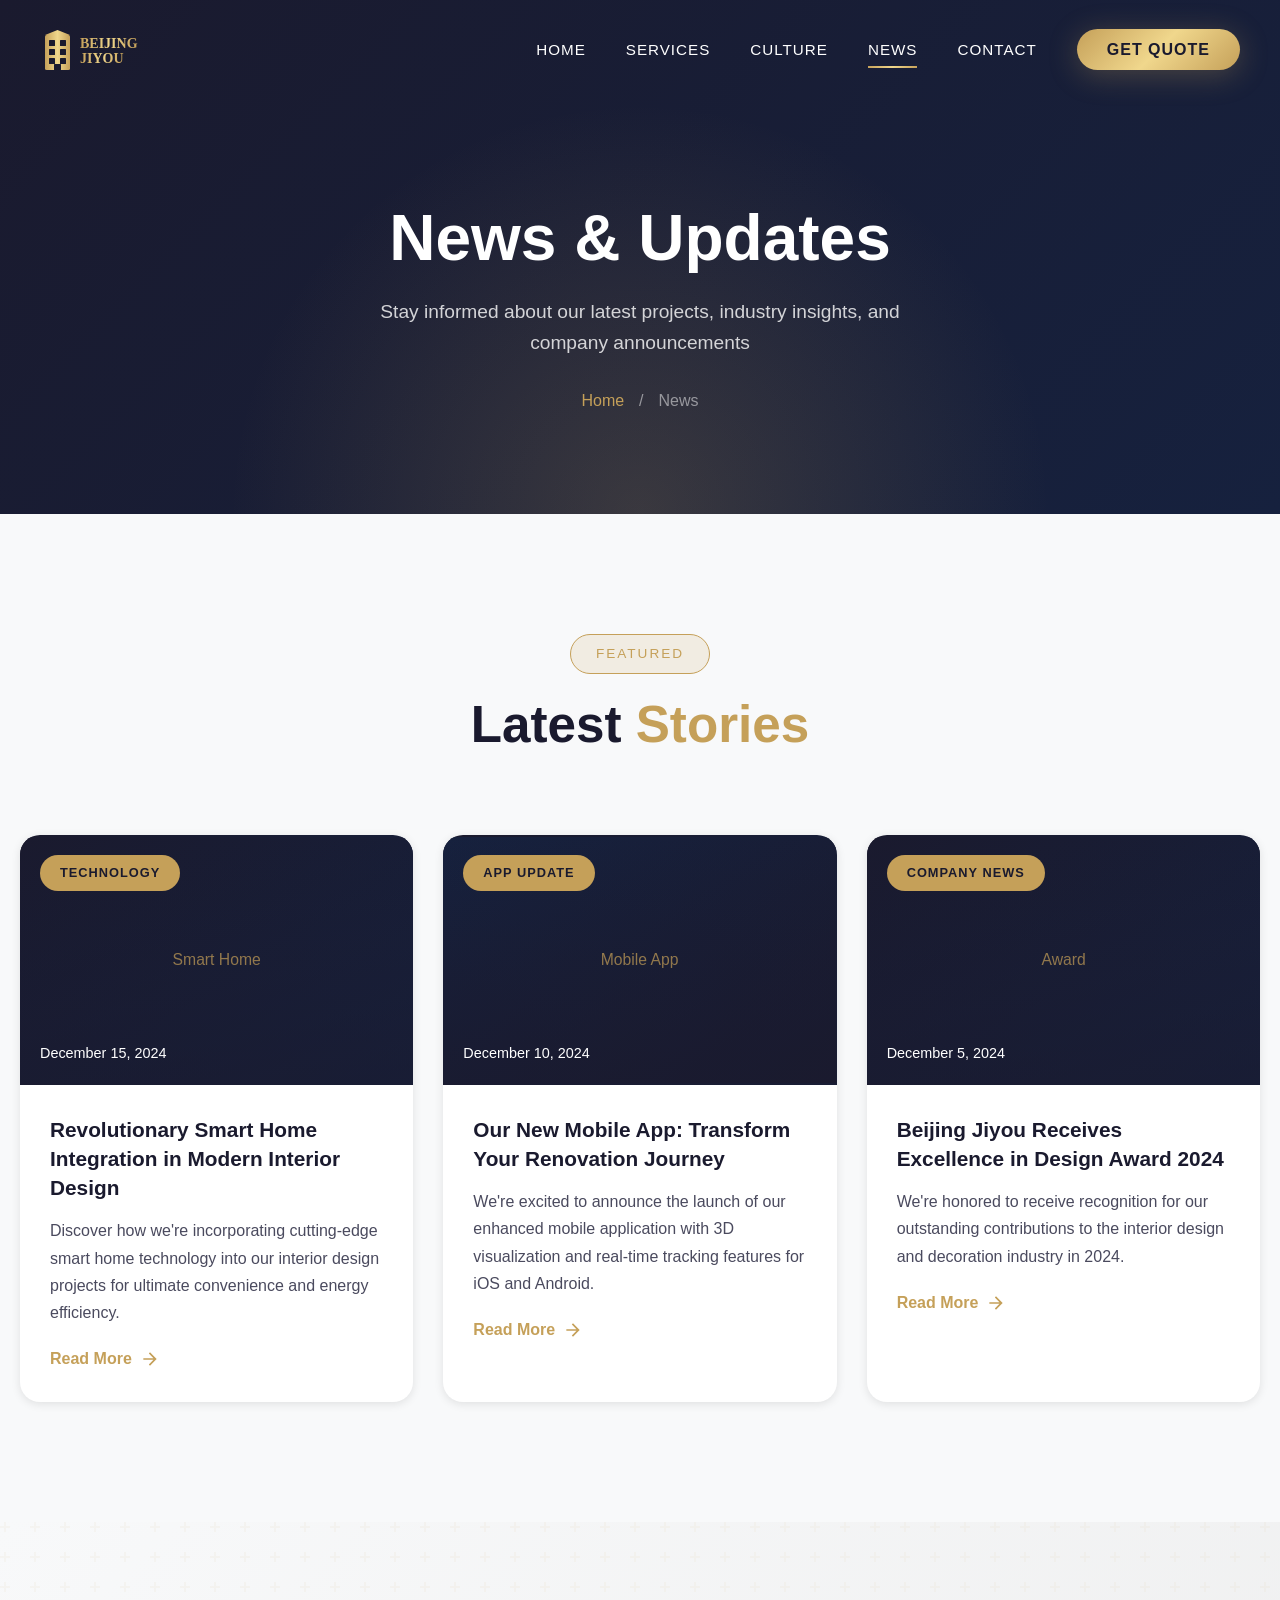
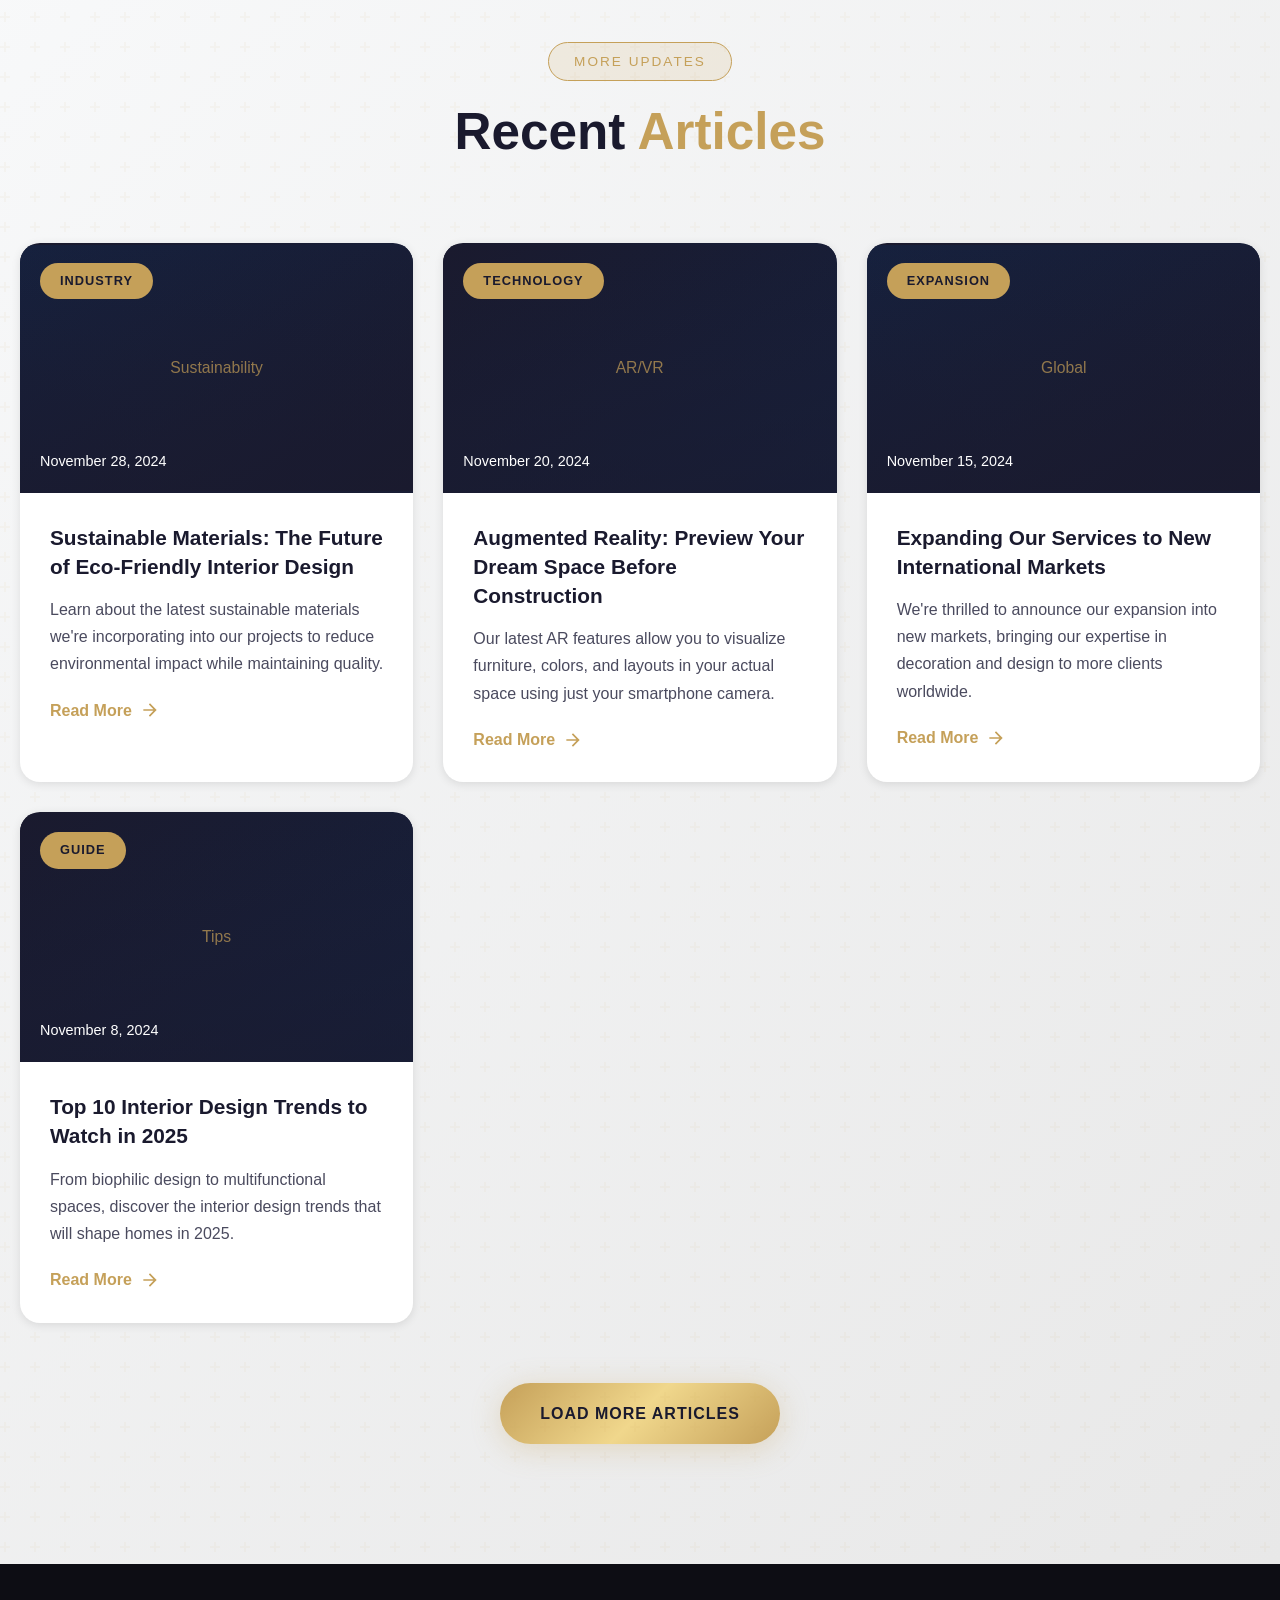
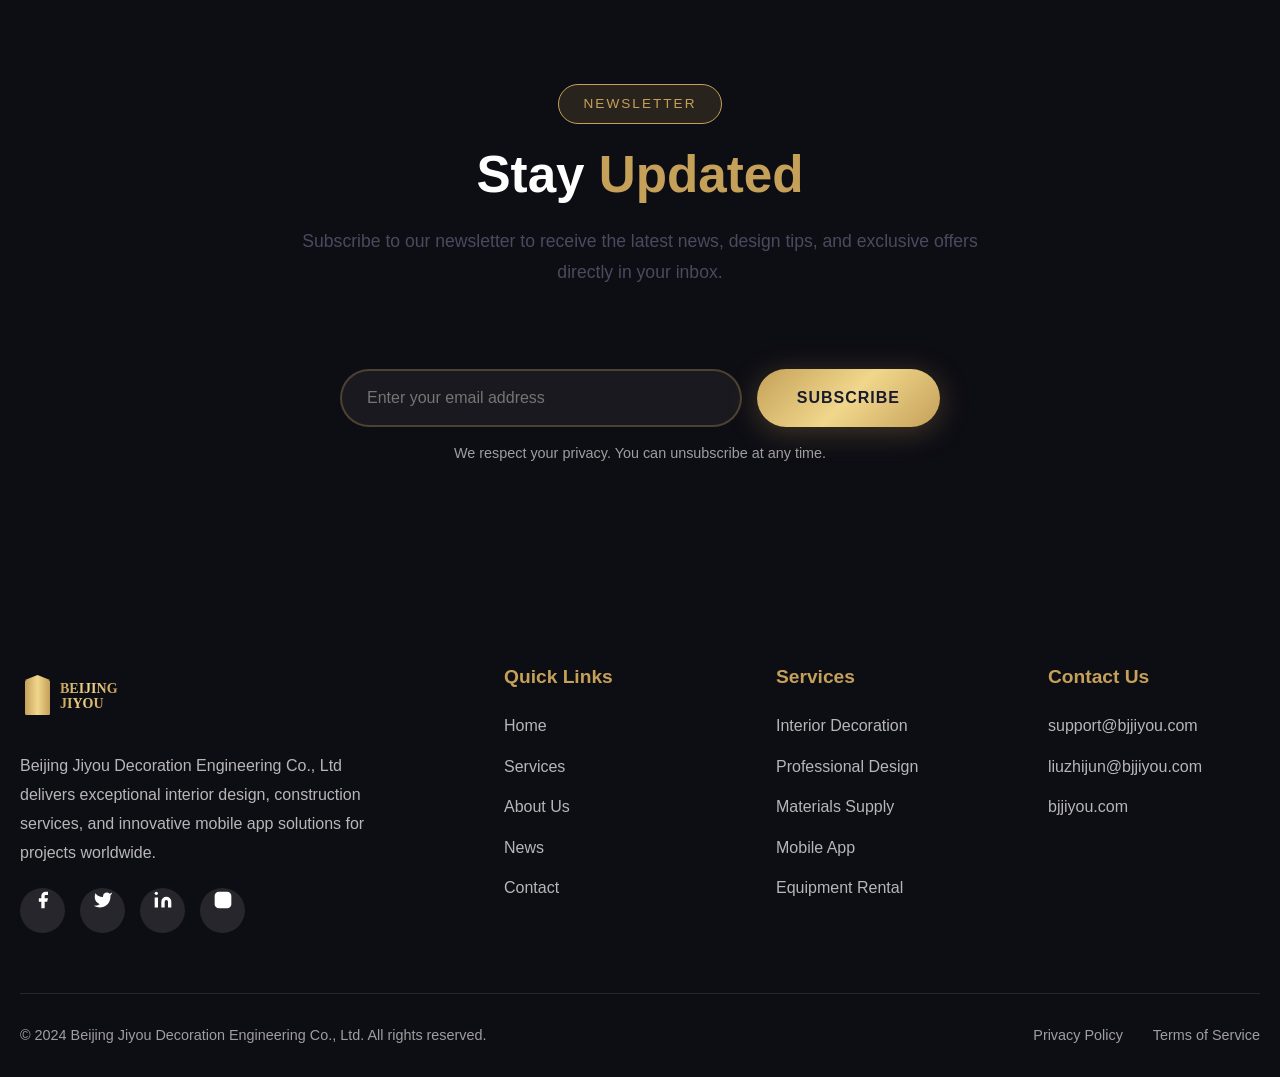
<file: news.html>
<!DOCTYPE html>
<html lang="en">
<head>
    <meta charset="UTF-8">
    <meta name="viewport" content="width=device-width, initial-scale=1.0">
    <meta name="description" content="Latest news, updates, and insights from Beijing Jiyou Decoration Engineering Co., Ltd - App updates, industry trends, and company announcements.">
    <meta name="keywords" content="news, updates, decoration industry, mobile app news, company news, design trends">
    <meta name="author" content="Beijing Jiyou Decoration Engineering Co., Ltd">
    <meta name="robots" content="index, follow">
    <meta name="language" content="English">
    
    <meta property="og:title" content="News & Updates - Beijing Jiyou Decoration Engineering">
    <meta property="og:description" content="Latest news and updates from our company.">
    <meta property="og:type" content="website">
    <meta property="og:url" content="https://bjjiyou.com/news">
    <meta property="og:locale" content="en_US">
    
    <link rel="canonical" href="https://bjjiyou.com/news">
    <link rel="icon" type="image/svg+xml" href="images/logo.svg">
    
    <title>News & Updates - Beijing Jiyou Decoration Engineering Co., Ltd</title>
    
    <link rel="stylesheet" href="css/main.css">
</head>
<body>
    <div class="loader">
        <div class="loader-content">
            <div class="loader-spinner"></div>
            <p>Loading...</p>
        </div>
    </div>

    <nav class="navbar" role="navigation" aria-label="Main navigation">
        <div class="nav-container">
            <a href="index.html" class="nav-logo" aria-label="Beijing Jiyou - Home">
                <svg xmlns="http://www.w3.org/2000/svg" viewBox="0 0 400 120">
                    <defs>
                        <linearGradient id="logoGradientNav" x1="0%" y1="0%" x2="100%" y2="0%">
                            <stop offset="0%" style="stop-color:#c5a059"/>
                            <stop offset="50%" style="stop-color:#f0d78c"/>
                            <stop offset="100%" style="stop-color:#c5a059"/>
                        </linearGradient>
                    </defs>
                    <g transform="translate(10, 20)">
                        <rect x="0" y="10" width="50" height="70" fill="url(#logoGradientNav)" rx="3"/>
                        <rect x="8" y="20" width="12" height="12" fill="#1a1a2e" rx="1"/>
                        <rect x="30" y="20" width="12" height="12" fill="#1a1a2e" rx="1"/>
                        <rect x="8" y="38" width="12" height="12" fill="#1a1a2e" rx="1"/>
                        <rect x="30" y="38" width="12" height="12" fill="#1a1a2e" rx="1"/>
                        <rect x="8" y="56" width="12" height="12" fill="#1a1a2e" rx="1"/>
                        <rect x="30" y="56" width="12" height="12" fill="#1a1a2e" rx="1"/>
                        <polygon points="25,0 0,10 50,10" fill="url(#logoGradientNav)"/>
                        <rect x="18" y="68" width="14" height="12" fill="#1a1a2e" rx="1"/>
                    </g>
                    <text x="80" y="55" font-family="Georgia, serif" font-size="28" font-weight="bold" fill="url(#logoGradientNav)">BEIJING</text>
                    <text x="80" y="85" font-family="Georgia, serif" font-size="28" font-weight="bold" fill="url(#logoGradientNav)">JIYOU</text>
                </svg>
            </a>
            
            <ul class="nav-menu">
                <li><a href="index.html" class="nav-link">Home</a></li>
                <li><a href="services.html" class="nav-link">Services</a></li>
<li><a href="about.html" class="nav-link">Culture</a></li>
                <li><a href="news.html" class="nav-link active">News</a></li>
                <li><a href="contact.html" class="nav-link">Contact</a></li>
                <li><a href="contact.html" class="nav-cta">Get Quote</a></li>
            </ul>

            <div class="mobile-menu-btn" aria-label="Toggle menu">
                <span></span>
                <span></span>
                <span></span>
            </div>
        </div>
    </nav>

    <div class="mobile-menu">
        <a href="index.html" class="nav-link">Home</a>
        <a href="services.html" class="nav-link">Services</a>
        <a href="about.html" class="nav-link">About</a>
        <a href="news.html" class="nav-link active">News</a>
        <a href="contact.html" class="nav-link">Contact</a>
    </div>

    <header class="page-header">
        <div class="container">
            <h1>News & Updates</h1>
            <p>Stay informed about our latest projects, industry insights, and company announcements</p>
            <div class="breadcrumb">
                <a href="index.html">Home</a>
                <span>/</span>
                <span>News</span>
            </div>
        </div>
    </header>

    <!-- Featured News -->
    <section class="section">
        <div class="container">
            <div class="section-header scroll-animate">
                <div class="section-badge">Featured</div>
                <h2 class="section-title">Latest <span>Stories</span></h2>
            </div>

            <div class="news-grid">
                <article class="news-card scroll-animate">
                    <div class="news-image">
                        <svg width="100%" height="250" viewBox="0 0 400 250">
                            <rect fill="url(#newsGradient1)" width="400" height="250"/>
                            <defs>
                                <linearGradient id="newsGradient1" x1="0%" y1="0%" x2="100%" y2="100%">
                                    <stop offset="0%" style="stop-color:#1a1a2e"/>
                                    <stop offset="100%" style="stop-color:#16213e"/>
                                </linearGradient>
                            </defs>
                            <text x="200" y="130" text-anchor="middle" fill="#c5a059" font-size="16">Smart Home</text>
                        </svg>
                        <span class="news-category">Technology</span>
                        <span class="news-date">December 15, 2024</span>
                    </div>
                    <div class="news-content">
                        <h3>Revolutionary Smart Home Integration in Modern Interior Design</h3>
                        <p>Discover how we're incorporating cutting-edge smart home technology into our interior design projects for ultimate convenience and energy efficiency.</p>
                        <a href="#" class="news-link">
                            Read More
                            <svg viewBox="0 0 24 24"><path d="M12 4l-1.41 1.41L16.17 11H4v2h12.17l-5.58 5.59L12 20l8-8z"/></svg>
                        </a>
                    </div>
                </article>

                <article class="news-card scroll-animate">
                    <div class="news-image">
                        <svg width="100%" height="250" viewBox="0 0 400 250">
                            <rect fill="url(#newsGradient2)" width="400" height="250"/>
                            <defs>
                                <linearGradient id="newsGradient2" x1="0%" y1="0%" x2="100%" y2="100%">
                                    <stop offset="0%" style="stop-color:#16213e"/>
                                    <stop offset="100%" style="stop-color:#1a1a2e"/>
                                </linearGradient>
                            </defs>
                            <text x="200" y="130" text-anchor="middle" fill="#c5a059" font-size="16">Mobile App</text>
                        </svg>
                        <span class="news-category">App Update</span>
                        <span class="news-date">December 10, 2024</span>
                    </div>
                    <div class="news-content">
                        <h3>Our New Mobile App: Transform Your Renovation Journey</h3>
                        <p>We're excited to announce the launch of our enhanced mobile application with 3D visualization and real-time tracking features for iOS and Android.</p>
                        <a href="#" class="news-link">
                            Read More
                            <svg viewBox="0 0 24 24"><path d="M12 4l-1.41 1.41L16.17 11H4v2h12.17l-5.58 5.59L12 20l8-8z"/></svg>
                        </a>
                    </div>
                </article>

                <article class="news-card scroll-animate">
                    <div class="news-image">
                        <svg width="100%" height="250" viewBox="0 0 400 250">
                            <rect fill="url(#newsGradient3)" width="400" height="250"/>
                            <defs>
                                <linearGradient id="newsGradient3" x1="0%" y1="0%" x2="100%" y2="100%">
                                    <stop offset="0%" style="stop-color:#1a1a2e"/>
                                    <stop offset="100%" style="stop-color:#16213e"/>
                                </linearGradient>
                            </defs>
                            <text x="200" y="130" text-anchor="middle" fill="#c5a059" font-size="16">Award</text>
                        </svg>
                        <span class="news-category">Company News</span>
                        <span class="news-date">December 5, 2024</span>
                    </div>
                    <div class="news-content">
                        <h3>Beijing Jiyou Receives Excellence in Design Award 2024</h3>
                        <p>We're honored to receive recognition for our outstanding contributions to the interior design and decoration industry in 2024.</p>
                        <a href="#" class="news-link">
                            Read More
                            <svg viewBox="0 0 24 24"><path d="M12 4l-1.41 1.41L16.17 11H4v2h12.17l-5.58 5.59L12 20l8-8z"/></svg>
                        </a>
                    </div>
                </article>
            </div>
        </div>
    </section>

    <!-- More News -->
    <section class="section section-pattern">
        <div class="container">
            <div class="section-header scroll-animate">
                <div class="section-badge">More Updates</div>
                <h2 class="section-title">Recent <span>Articles</span></h2>
            </div>

            <div class="news-grid">
                <article class="news-card scroll-animate">
                    <div class="news-image">
                        <svg width="100%" height="250" viewBox="0 0 400 250">
                            <rect fill="url(#newsGradient4)" width="400" height="250"/>
                            <defs>
                                <linearGradient id="newsGradient4" x1="0%" y1="0%" x2="100%" y2="100%">
                                    <stop offset="0%" style="stop-color:#16213e"/>
                                    <stop offset="100%" style="stop-color:#1a1a2e"/>
                                </linearGradient>
                            </defs>
                            <text x="200" y="130" text-anchor="middle" fill="#c5a059" font-size="16">Sustainability</text>
                        </svg>
                        <span class="news-category">Industry</span>
                        <span class="news-date">November 28, 2024</span>
                    </div>
                    <div class="news-content">
                        <h3>Sustainable Materials: The Future of Eco-Friendly Interior Design</h3>
                        <p>Learn about the latest sustainable materials we're incorporating into our projects to reduce environmental impact while maintaining quality.</p>
                        <a href="#" class="news-link">
                            Read More
                            <svg viewBox="0 0 24 24"><path d="M12 4l-1.41 1.41L16.17 11H4v2h12.17l-5.58 5.59L12 20l8-8z"/></svg>
                        </a>
                    </div>
                </article>

                <article class="news-card scroll-animate">
                    <div class="news-image">
                        <svg width="100%" height="250" viewBox="0 0 400 250">
                            <rect fill="url(#newsGradient5)" width="400" height="250"/>
                            <defs>
                                <linearGradient id="newsGradient5" x1="0%" y1="0%" x2="100%" y2="100%">
                                    <stop offset="0%" style="stop-color:#1a1a2e"/>
                                    <stop offset="100%" style="stop-color:#16213e"/>
                                </linearGradient>
                            </defs>
                            <text x="200" y="130" text-anchor="middle" fill="#c5a059" font-size="16">AR/VR</text>
                        </svg>
                        <span class="news-category">Technology</span>
                        <span class="news-date">November 20, 2024</span>
                    </div>
                    <div class="news-content">
                        <h3>Augmented Reality: Preview Your Dream Space Before Construction</h3>
                        <p>Our latest AR features allow you to visualize furniture, colors, and layouts in your actual space using just your smartphone camera.</p>
                        <a href="#" class="news-link">
                            Read More
                            <svg viewBox="0 0 24 24"><path d="M12 4l-1.41 1.41L16.17 11H4v2h12.17l-5.58 5.59L12 20l8-8z"/></svg>
                        </a>
                    </div>
                </article>

                <article class="news-card scroll-animate">
                    <div class="news-image">
                        <svg width="100%" height="250" viewBox="0 0 400 250">
                            <rect fill="url(#newsGradient6)" width="400" height="250"/>
                            <defs>
                                <linearGradient id="newsGradient6" x1="0%" y1="0%" x2="100%" y2="100%">
                                    <stop offset="0%" style="stop-color:#16213e"/>
                                    <stop offset="100%" style="stop-color:#1a1a2e"/>
                                </linearGradient>
                            </defs>
                            <text x="200" y="130" text-anchor="middle" fill="#c5a059" font-size="16">Global</text>
                        </svg>
                        <span class="news-category">Expansion</span>
                        <span class="news-date">November 15, 2024</span>
                    </div>
                    <div class="news-content">
                        <h3>Expanding Our Services to New International Markets</h3>
                        <p>We're thrilled to announce our expansion into new markets, bringing our expertise in decoration and design to more clients worldwide.</p>
                        <a href="#" class="news-link">
                            Read More
                            <svg viewBox="0 0 24 24"><path d="M12 4l-1.41 1.41L16.17 11H4v2h12.17l-5.58 5.59L12 20l8-8z"/></svg>
                        </a>
                    </div>
                </article>

                <article class="news-card scroll-animate">
                    <div class="news-image">
                        <svg width="100%" height="250" viewBox="0 0 400 250">
                            <rect fill="url(#newsGradient7)" width="400" height="250"/>
                            <defs>
                                <linearGradient id="newsGradient7" x1="0%" y1="0%" x2="100%" y2="100%">
                                    <stop offset="0%" style="stop-color:#1a1a2e"/>
                                    <stop offset="100%" style="stop-color:#16213e"/>
                                </linearGradient>
                            </defs>
                            <text x="200" y="130" text-anchor="middle" fill="#c5a059" font-size="16">Tips</text>
                        </svg>
                        <span class="news-category">Guide</span>
                        <span class="news-date">November 8, 2024</span>
                    </div>
                    <div class="news-content">
                        <h3>Top 10 Interior Design Trends to Watch in 2025</h3>
                        <p>From biophilic design to multifunctional spaces, discover the interior design trends that will shape homes in 2025.</p>
                        <a href="#" class="news-link">
                            Read More
                            <svg viewBox="0 0 24 24"><path d="M12 4l-1.41 1.41L16.17 11H4v2h12.17l-5.58 5.59L12 20l8-8z"/></svg>
                        </a>
                    </div>
                </article>

                <article class="news-card scroll-animate">
                    <div class="news-image">
                        <svg width="100%" height="250" viewBox="0 0 400 250">
                            <rect fill="url(#newsGradient8)" width="400" height="250"/>
                            <defs>
                                <linearGradient id="newsGradient8" x1="0%" y1="0%" x2="100%" y2="100%">
                                    <stop offset="0%" style="stop-color:#16213e"/>
                                    <stop offset="100%" style="stop-color:#1a1a2e"/>
                                </linearGradient>
                            </defs>
                            <text x="200" y="130" text-anchor="middle" fill="#c5a059" font-size="16">Project</text>
                        </svg>
                        <span class="news-category">Showcase</span>
                        <span class="news-date">November 1, 2024</span>
                    </div>
                    <div class="news-content">
                        <h3>Behind the Scenes: Our Largest Commercial Project Yet</h3>
                        <p>Take a look at how our team transformed a 50,000 sq ft commercial space into a modern, sustainable office building.</p>
                        <a href="#" class="news-link">
                            Read More
                            <svg viewBox="0 0 24 24"><path d="M12 4l-1.41 1.41L16.17 11H4v2h12.17l-5.58 5.59L12 20l8-8z"/></svg>
                        </a>
                    </div>
                </article>

                <article class="news-card scroll-animate">
                    <div class="news-image">
                        <svg width="100%" height="250" viewBox="0 0 400 250">
                            <rect fill="url(#newsGradient9)" width="400" height="250"/>
                            <defs>
                                <linearGradient id="newsGradient9" x1="0%" y1="0%" x2="100%" y2="100%">
                                    <stop offset="0%" style="stop-color:#1a1a2e"/>
                                    <stop offset="100%" style="stop-color:#16213e"/>
                                </linearGradient>
                            </defs>
                            <text x="200" y="130" text-anchor="middle" fill="#c5a059" font-size="16">Partnership</text>
                        </svg>
                        <span class="news-category">Partnership</span>
                        <span class="news-date">October 25, 2024</span>
                    </div>
                    <div class="news-content">
                        <h3>New Strategic Partnership with Leading Materials Supplier</h3>
                        <p>We're proud to announce our partnership with a global materials supplier to bring even more quality options to our clients.</p>
                        <a href="#" class="news-link">
                            Read More
                            <svg viewBox="0 0 24 24"><path d="M12 4l-1.41 1.41L16.17 11H4v2h12.17l-5.58 5.59L12 20l8-8z"/></svg>
                        </a>
                    </div>
                </article>
            </div>

            <div style="text-align: center; margin-top: 60px;">
                <a href="#" class="btn btn-primary">
                    Load More Articles
                </a>
            </div>
        </div>
    </section>

    <!-- Newsletter -->
    <section class="section section-dark">
        <div class="container">
            <div class="section-header scroll-animate">
                <div class="section-badge">Newsletter</div>
                <h2 class="section-title">Stay <span>Updated</span></h2>
                <p class="section-desc">
                    Subscribe to our newsletter to receive the latest news, design tips, and exclusive offers directly in your inbox.
                </p>
            </div>

            <div style="max-width: 600px; margin: 0 auto;">
                <form style="display: flex; gap: 15px; flex-wrap: wrap; justify-content: center;">
                    <input type="email" placeholder="Enter your email address" style="flex: 1; min-width: 300px; padding: 18px 25px; border: 2px solid rgba(197,160,89,0.3); border-radius: 50px; background: rgba(255,255,255,0.05); color: white; font-size: 1rem;" required>
                    <button type="submit" class="btn btn-primary">
                        Subscribe
                    </button>
                </form>
                <p style="color: rgba(255,255,255,0.6); font-size: 0.9rem; margin-top: 15px; text-align: center;">
                    We respect your privacy. You can unsubscribe at any time.
                </p>
            </div>
        </div>
    </section>

    <footer class="footer">
        <div class="container">
            <div class="footer-main">
                <div class="footer-brand">
                    <svg xmlns="http://www.w3.org/2000/svg" viewBox="0 0 400 120">
                        <defs>
                            <linearGradient id="logoGradientFooter" x1="0%" y1="0%" x2="100%" y2="0%">
                                <stop offset="0%" style="stop-color:#c5a059"/>
                                <stop offset="50%" style="stop-color:#f0d78c"/>
                                <stop offset="100%" style="stop-color:#c5a059"/>
                            </linearGradient>
                        </defs>
                        <g transform="translate(10, 20)">
                            <rect x="0" y="10" width="50" height="70" fill="url(#logoGradientFooter)" rx="3"/>
                            <polygon points="25,0 0,10 50,10" fill="url(#logoGradientFooter)"/>
                        </g>
                        <text x="80" y="55" font-family="Georgia, serif" font-size="28" font-weight="bold" fill="url(#logoGradientFooter)">BEIJING</text>
                        <text x="80" y="85" font-family="Georgia, serif" font-size="28" font-weight="bold" fill="url(#logoGradientFooter)">JIYOU</text>
                    </svg>
                    <p>
                        Beijing Jiyou Decoration Engineering Co., Ltd delivers exceptional interior design, 
                        construction services, and innovative mobile app solutions for projects worldwide.
                    </p>
                    <div class="footer-social">
                        <a href="#" aria-label="Facebook"><svg viewBox="0 0 24 24"><path d="M18 2h-3a5 5 0 00-5 5v3H7v4h3v8h4v-8h3l1-4h-4V7a1 1 0 011-1h3z"/></svg></a>
                        <a href="#" aria-label="Twitter"><svg viewBox="0 0 24 24"><path d="M23 3a10.9 10.9 0 01-3.14 1.53 4.48 4.48 0 00-7.86 3v1A10.66 10.66 0 013 4s-4 9 5 13a11.64 11.64 0 01-7 2c9 5 20 0 20-11.5a4.5 4.5 0 00-.08-.83A7.72 7.72 0 0023 3z"/></svg></a>
                        <a href="#" aria-label="LinkedIn"><svg viewBox="0 0 24 24"><path d="M16 8a6 6 0 016 6v7h-4v-7a2 2 0 00-2-2 2 2 0 00-2 2v7h-4v-7a6 6 0 016-6zM2 9h4v12H2z"/><circle cx="4" cy="4" r="2"/></svg></a>
                        <a href="#" aria-label="Instagram"><svg viewBox="0 0 24 24"><rect x="2" y="2" width="20" height="20" rx="5" ry="5"/><path d="M16 11.37A4 4 0 1112.63 8 4 4 0 0116 11.37z"/><line x1="17.5" y1="6.5" x2="17.51" y2="6.5"/></svg></a>
                    </div>
                </div>

                <div class="footer-column">
                    <h4>Quick Links</h4>
                    <ul class="footer-links">
                        <li><a href="index.html">Home</a></li>
                        <li><a href="services.html">Services</a></li>
                        <li><a href="about.html">About Us</a></li>
                        <li><a href="news.html">News</a></li>
                        <li><a href="contact.html">Contact</a></li>
                    </ul>
                </div>

                <div class="footer-column">
                    <h4>Services</h4>
                    <ul class="footer-links">
                        <li><a href="services.html">Interior Decoration</a></li>
                        <li><a href="services.html">Professional Design</a></li>
                        <li><a href="services.html">Materials Supply</a></li>
                        <li><a href="services.html">Mobile App</a></li>
                        <li><a href="services.html">Equipment Rental</a></li>
                    </ul>
                </div>

                <div class="footer-column">
                    <h4>Contact Us</h4>
                    <ul class="footer-links">
                        <li><a href="mailto:support@bjjiyou.com">support@bjjiyou.com</a></li>
                        <li><a href="mailto:liuzhijun@bjjiyou.com">liuzhijun@bjjiyou.com</a></li>
                        <li><a href="https://bjjiyou.com">bjjiyou.com</a></li>
                    </ul>
                </div>
            </div>

            <div class="footer-bottom">
                <p>&copy; 2024 Beijing Jiyou Decoration Engineering Co., Ltd. All rights reserved.</p>
                <div class="footer-legal">
                    <a href="privacy.html">Privacy Policy</a>
                    <a href="terms.html">Terms of Service</a>
                </div>
            </div>
        </div>
    </footer>

    <script src="js/main.js"></script>
</body>
</html>
</file>
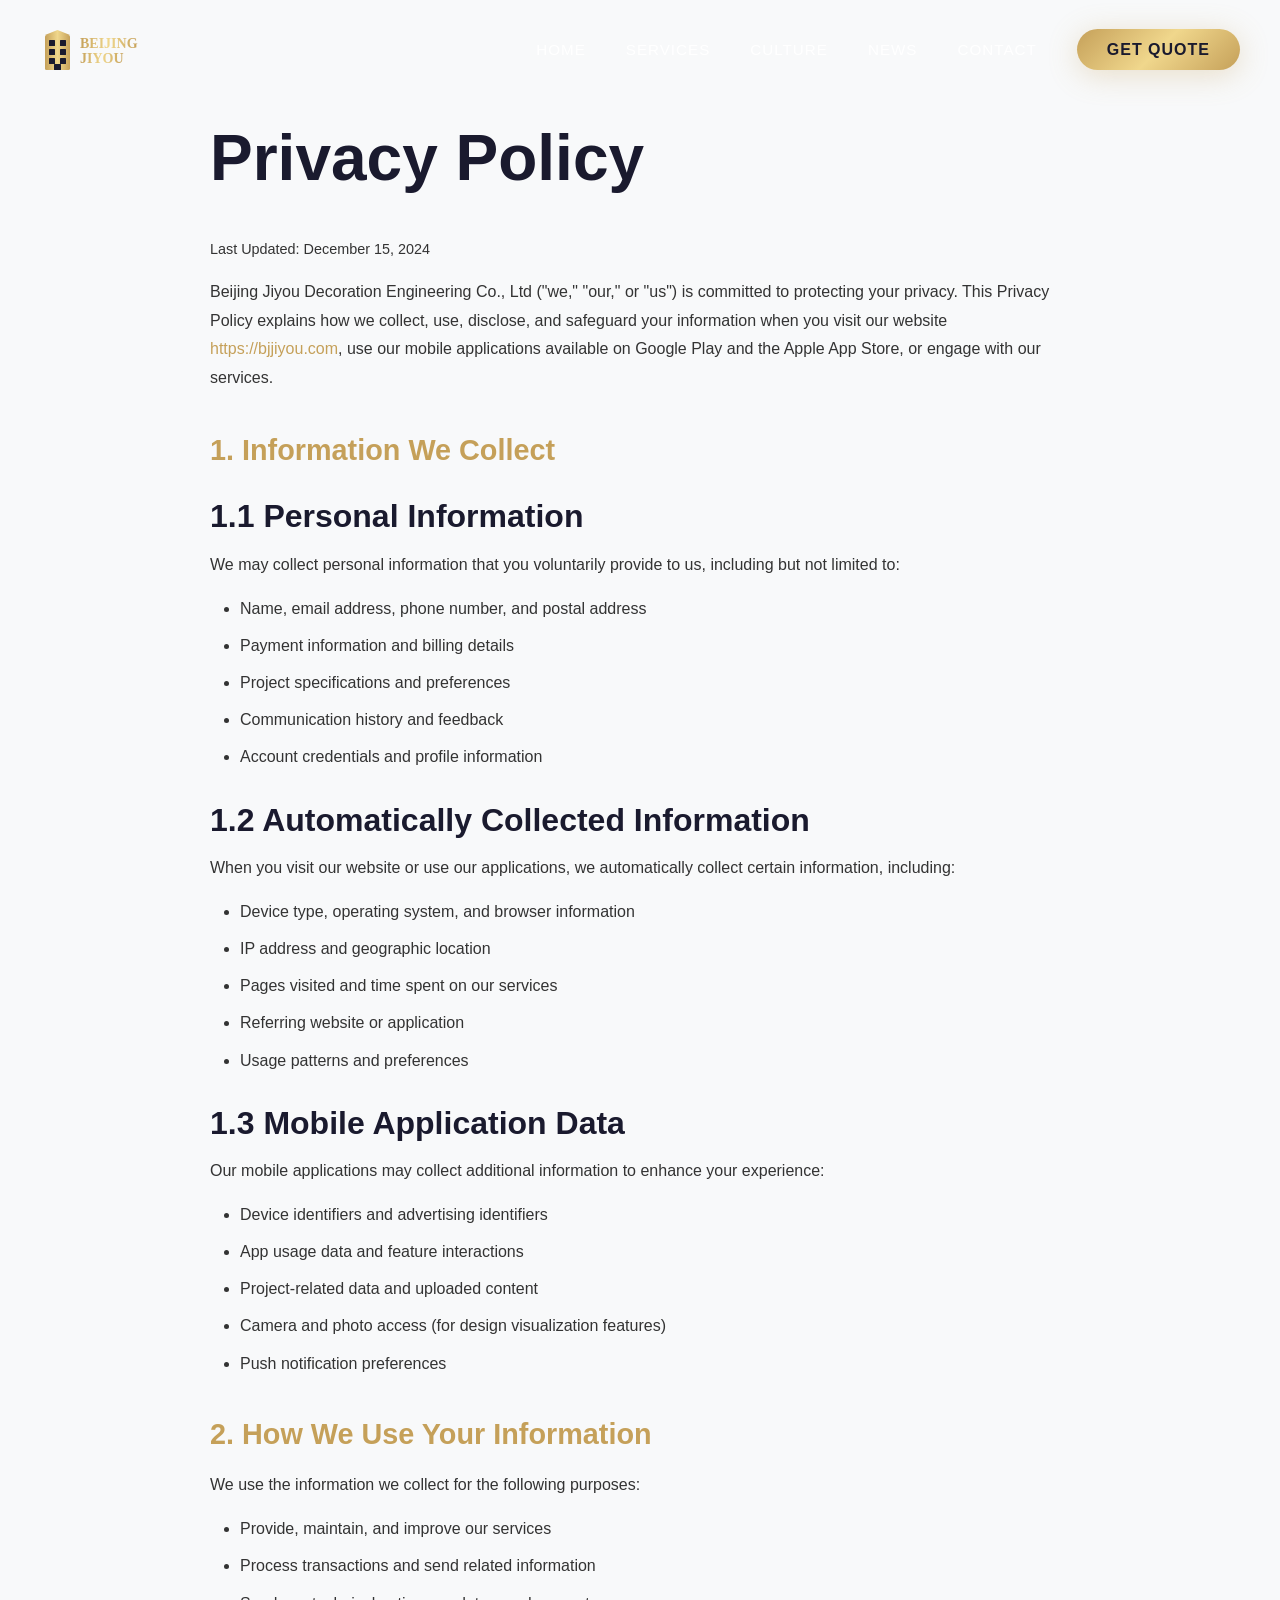
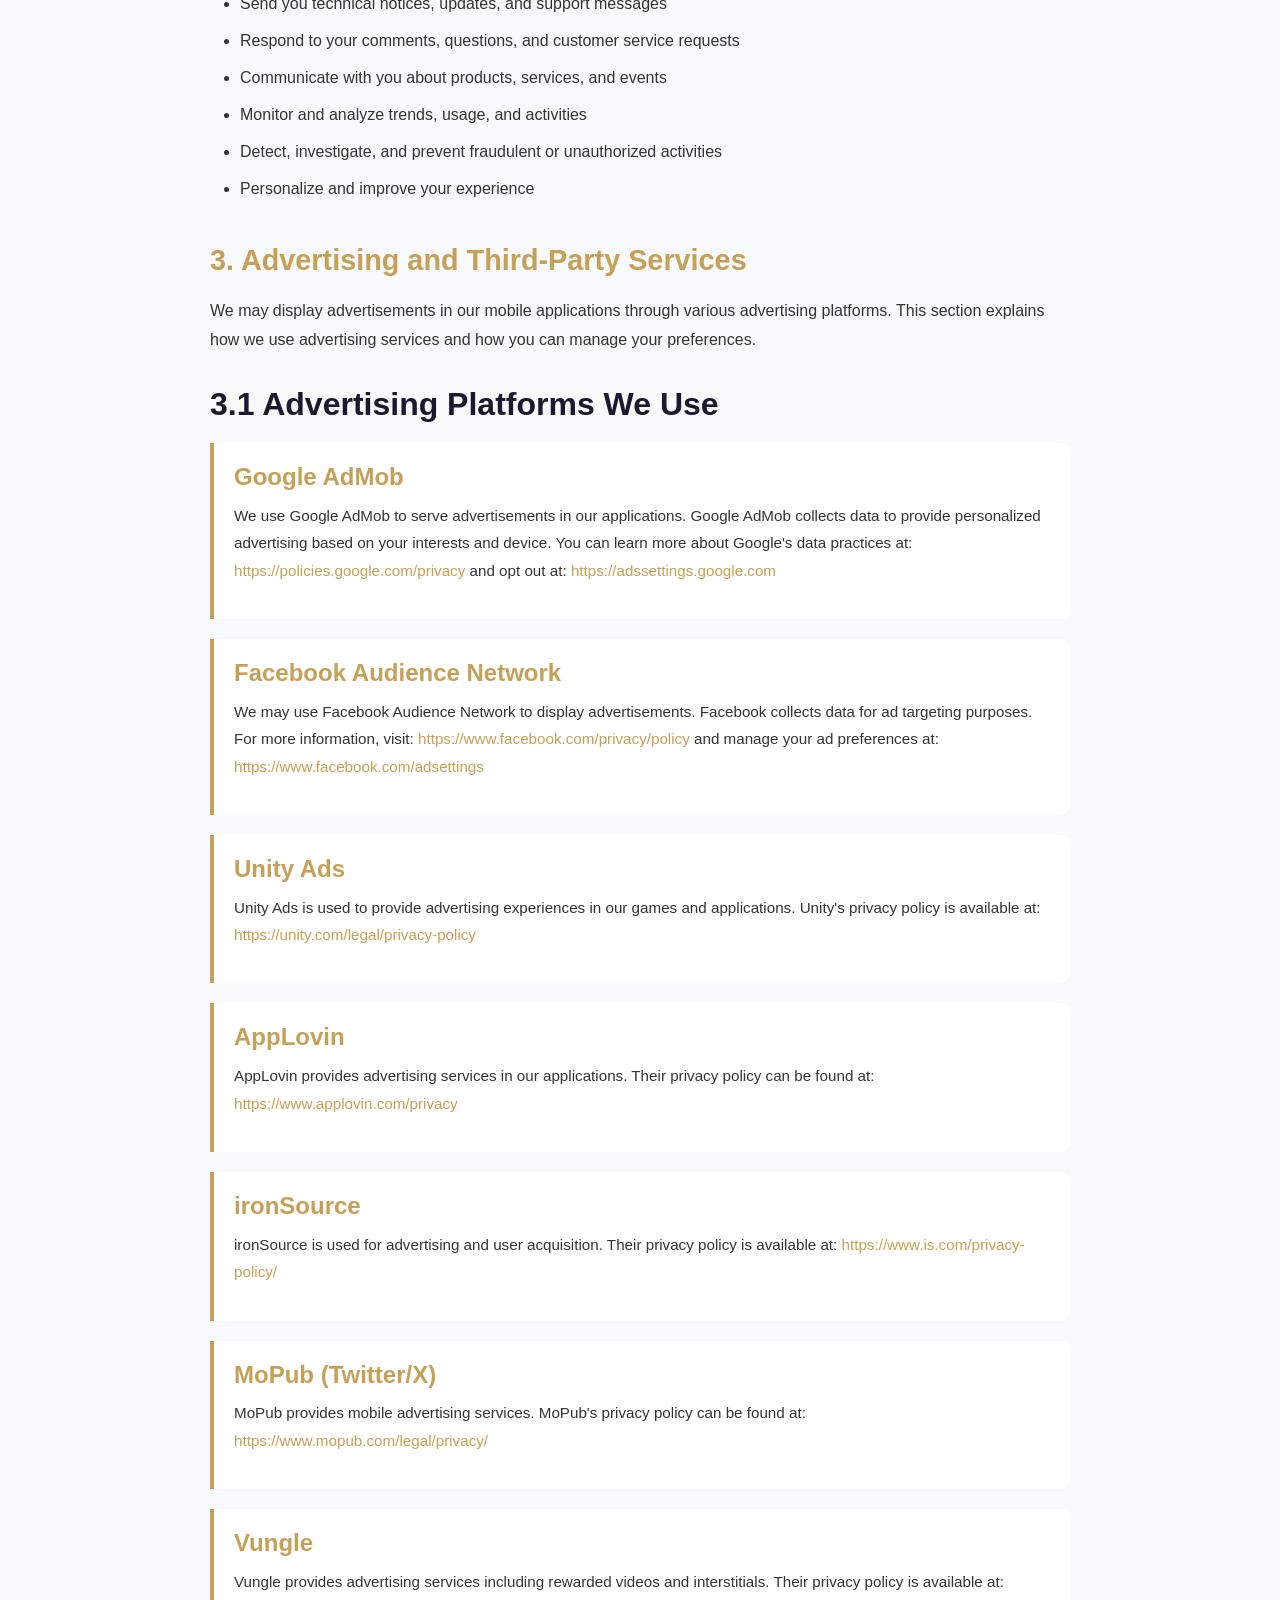
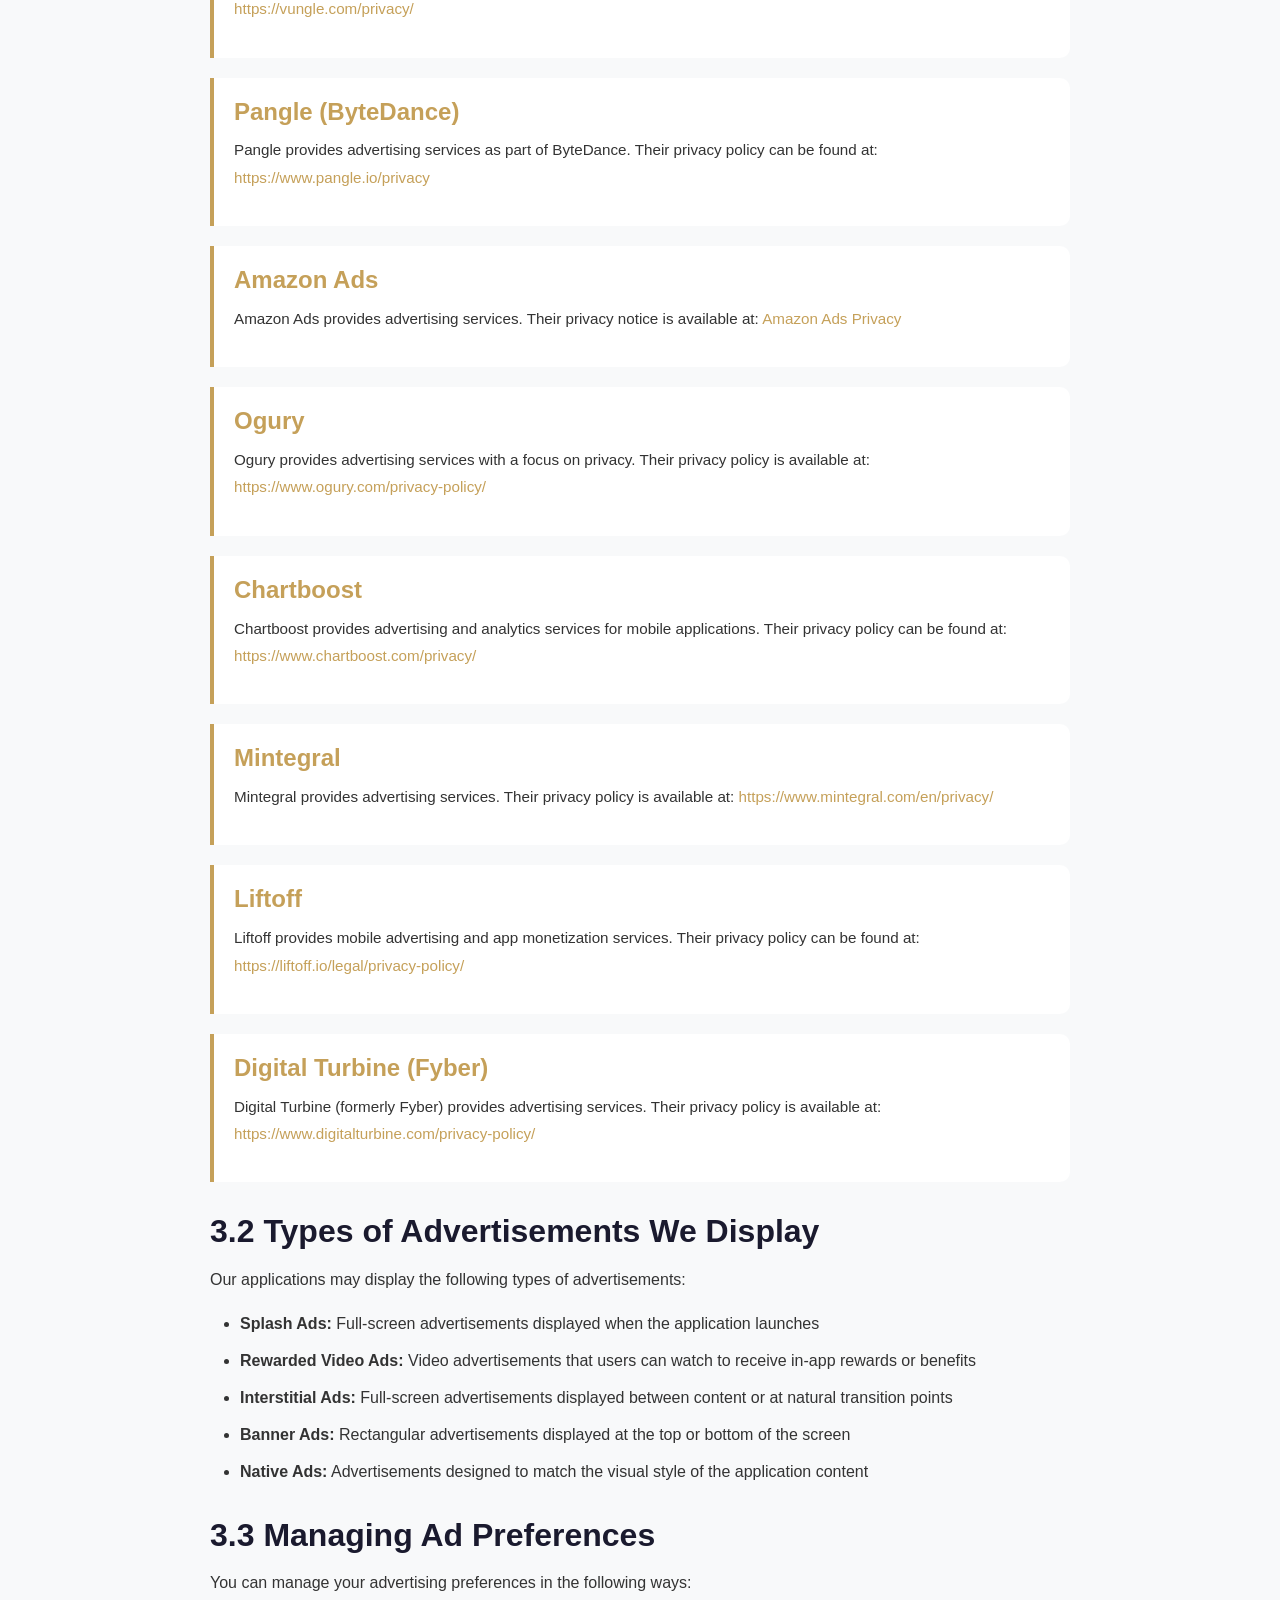
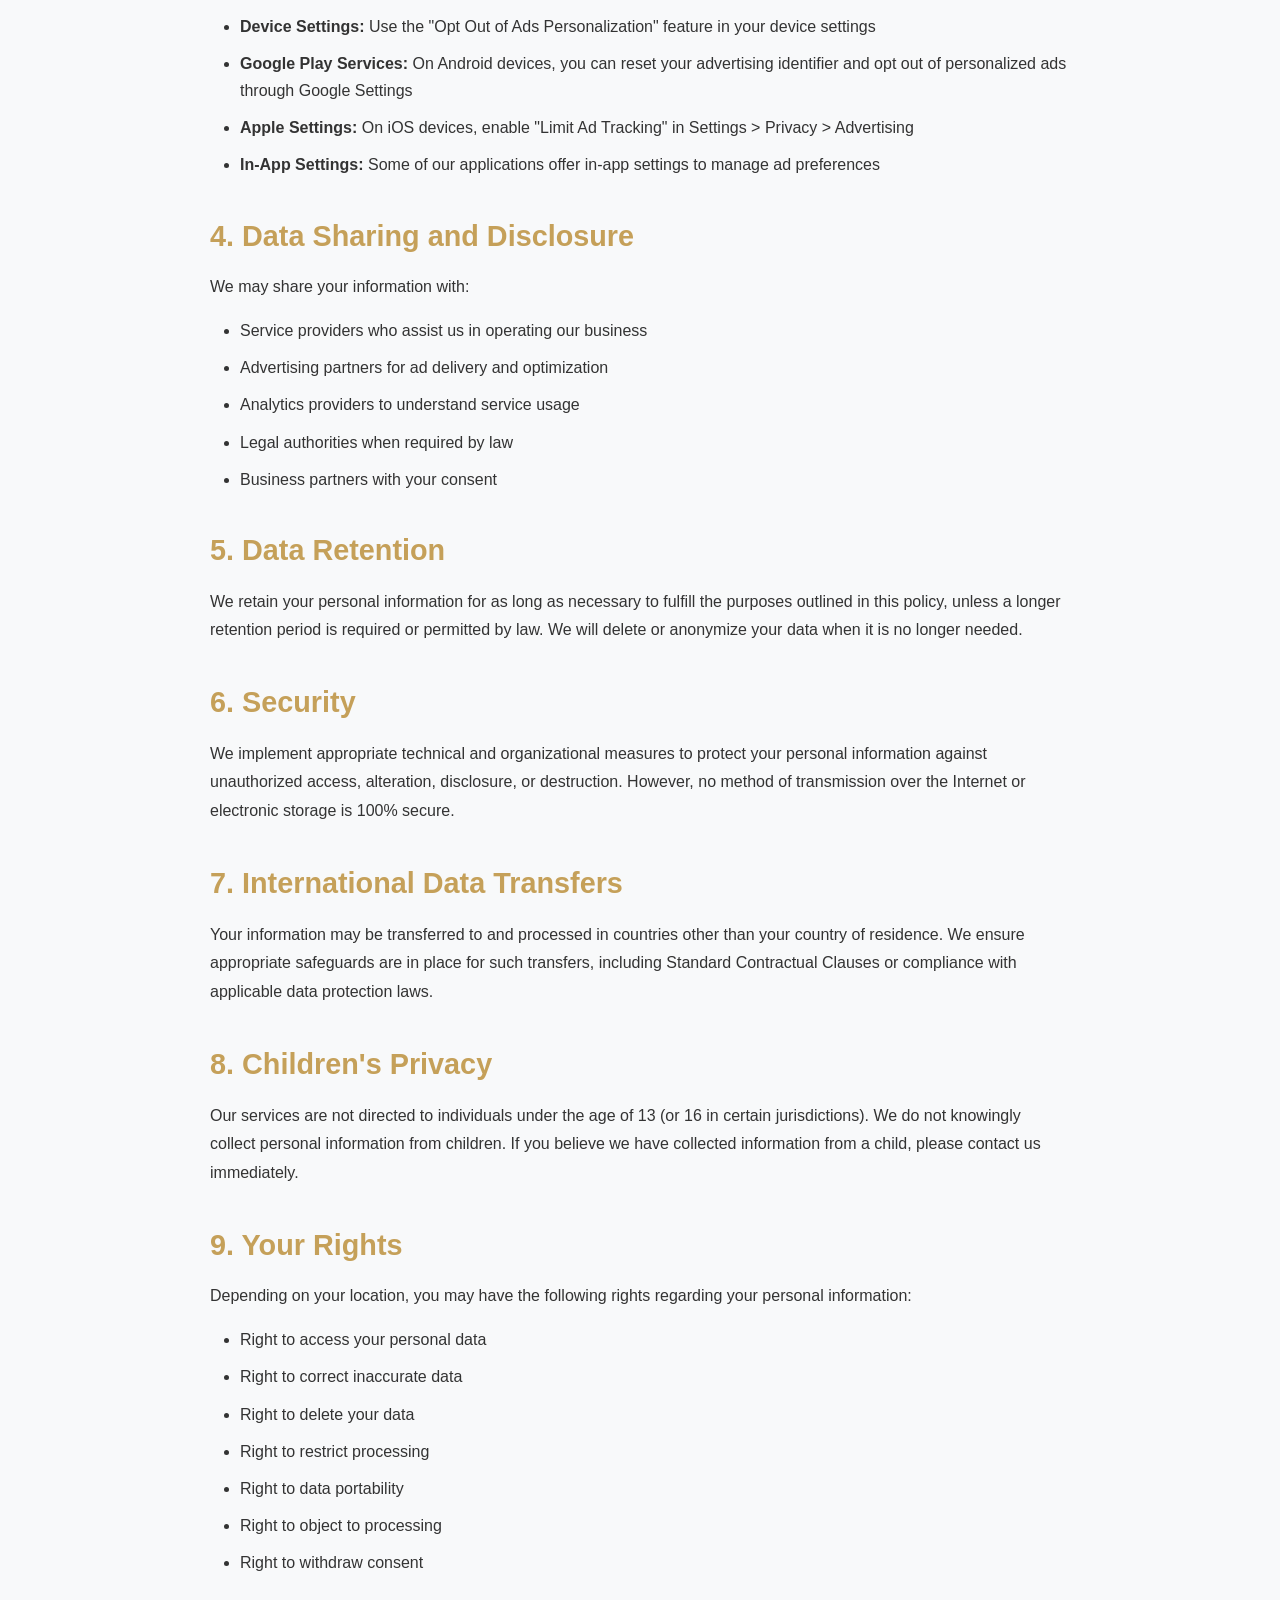
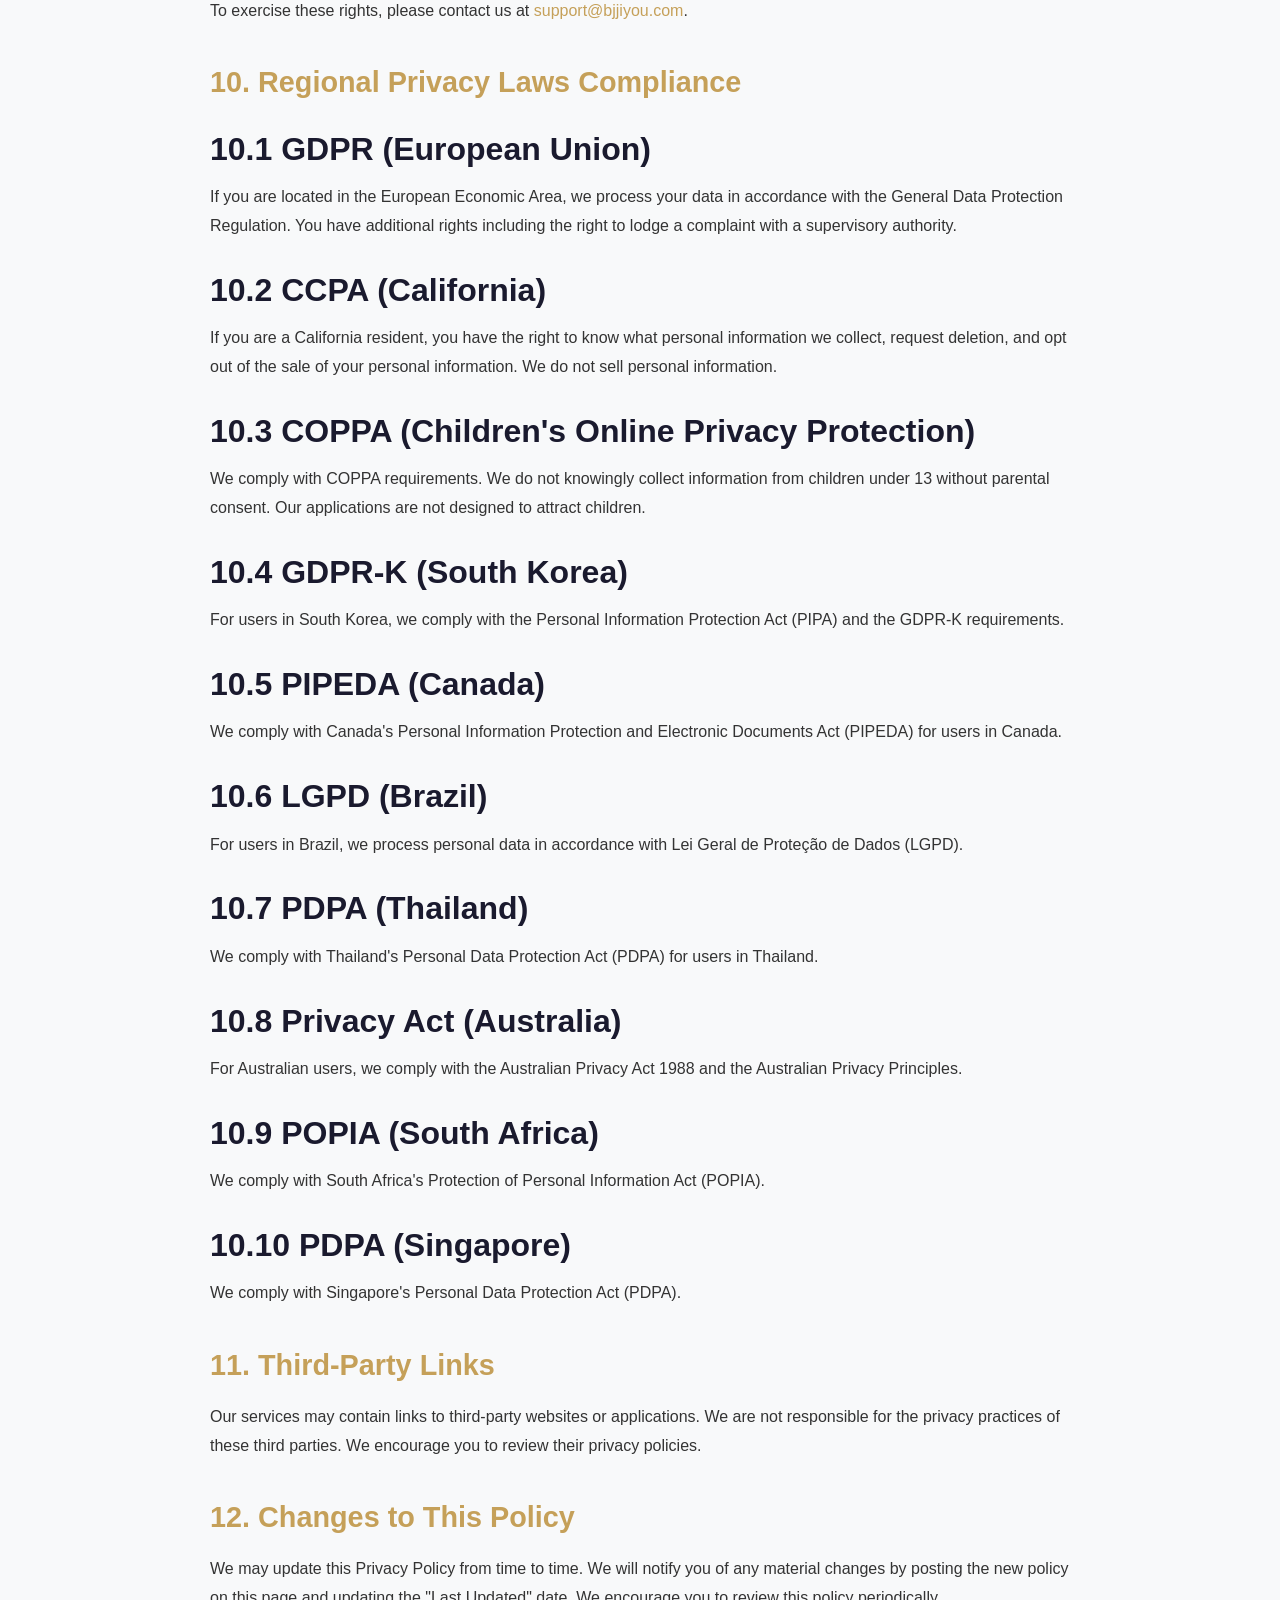
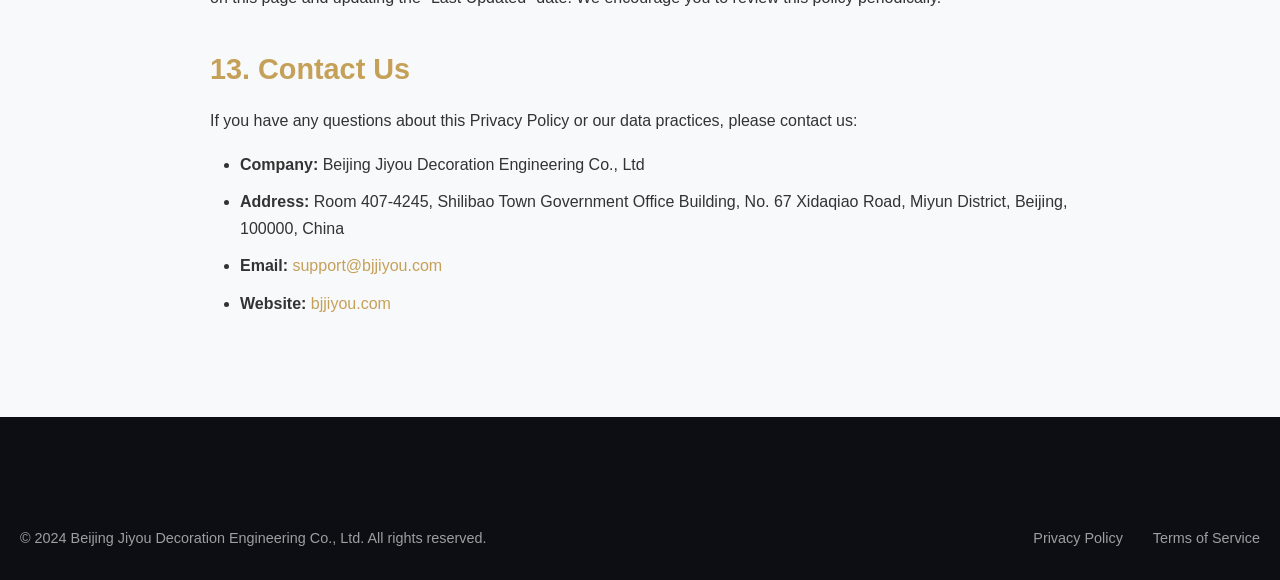
<file: privacy.html>
<!DOCTYPE html>
<html lang="en">
<head>
    <meta charset="UTF-8">
    <meta name="viewport" content="width=device-width, initial-scale=1.0">
    <meta name="description" content="Privacy Policy of Beijing Jiyou Decoration Engineering Co., Ltd - Learn how we collect, use, and protect your personal information.">
    <meta name="robots" content="noindex, nofollow">
    <meta name="language" content="English">
    
    <link rel="canonical" href="https://bjjiyou.com/privacy">
    <link rel="icon" type="image/svg+xml" href="images/logo.svg">
    
    <title>Privacy Policy - Beijing Jiyou Decoration Engineering Co., Ltd</title>
    
    <link rel="stylesheet" href="css/main.css">
    
    <style>
        .legal-content {
            max-width: 900px;
            margin: 0 auto;
            padding: 120px 20px 80px;
            background: #f8f9fa;
            min-height: 100vh;
        }
        .legal-content h1 {
            color: #1a1a2e;
            margin-bottom: 40px;
        }
        .legal-content h2 {
            color: #c5a059;
            margin-top: 40px;
            margin-bottom: 20px;
            font-size: 1.8rem;
        }
        .legal-content h3 {
            color: #1a1a2e;
            margin-top: 30px;
            margin-bottom: 15px;
        }
        .legal-content p {
            color: #333333;
            margin-bottom: 15px;
            line-height: 1.8;
        }
        .legal-content ul {
            margin-bottom: 20px;
            padding-left: 30px;
        }
        .legal-content li {
            color: #333333;
            margin-bottom: 10px;
            line-height: 1.7;
            list-style: disc;
        }
        .last-updated {
            color: #c5a059;
            font-size: 0.9rem;
            margin-bottom: 30px;
        }
        .ad-platform {
            background: #ffffff;
            border-left: 4px solid #c5a059;
            padding: 20px;
            margin: 20px 0;
            border-radius: 0 10px 10px 0;
        }
        .ad-platform h4 {
            color: #c5a059;
            margin-bottom: 10px;
        }
        .ad-platform p {
            color: #333333;
            font-size: 0.95rem;
        }
    </style>
</head>
<body>
    <div class="loader">
        <div class="loader-content">
            <div class="loader-spinner"></div>
            <p>Loading...</p>
        </div>
    </div>

    <nav class="navbar" role="navigation" aria-label="Main navigation">
        <div class="nav-container">
            <a href="index.html" class="nav-logo" aria-label="Beijing Jiyou - Home">
                <svg xmlns="http://www.w3.org/2000/svg" viewBox="0 0 400 120">
                    <defs>
                        <linearGradient id="logoGradientNav" x1="0%" y1="0%" x2="100%" y2="0%">
                            <stop offset="0%" style="stop-color:#c5a059"/>
                            <stop offset="50%" style="stop-color:#f0d78c"/>
                            <stop offset="100%" style="stop-color:#c5a059"/>
                        </linearGradient>
                    </defs>
                    <g transform="translate(10, 20)">
                        <rect x="0" y="10" width="50" height="70" fill="url(#logoGradientNav)" rx="3"/>
                        <rect x="8" y="20" width="12" height="12" fill="#1a1a2e" rx="1"/>
                        <rect x="30" y="20" width="12" height="12" fill="#1a1a2e" rx="1"/>
                        <rect x="8" y="38" width="12" height="12" fill="#1a1a2e" rx="1"/>
                        <rect x="30" y="38" width="12" height="12" fill="#1a1a2e" rx="1"/>
                        <rect x="8" y="56" width="12" height="12" fill="#1a1a2e" rx="1"/>
                        <rect x="30" y="56" width="12" height="12" fill="#1a1a2e" rx="1"/>
                        <polygon points="25,0 0,10 50,10" fill="url(#logoGradientNav)"/>
                        <rect x="18" y="68" width="14" height="12" fill="#1a1a2e" rx="1"/>
                    </g>
                    <text x="80" y="55" font-family="Georgia, serif" font-size="28" font-weight="bold" fill="url(#logoGradientNav)">BEIJING</text>
                    <text x="80" y="85" font-family="Georgia, serif" font-size="28" font-weight="bold" fill="url(#logoGradientNav)">JIYOU</text>
                </svg>
            </a>
            
            <ul class="nav-menu">
                <li><a href="index.html" class="nav-link">Home</a></li>
                <li><a href="services.html" class="nav-link">Services</a></li>
<li><a href="about.html" class="nav-link">Culture</a></li>
                <li><a href="news.html" class="nav-link">News</a></li>
                <li><a href="contact.html" class="nav-link">Contact</a></li>
                <li><a href="contact.html" class="nav-cta">Get Quote</a></li>
            </ul>

            <div class="mobile-menu-btn" aria-label="Toggle menu">
                <span></span>
                <span></span>
                <span></span>
            </div>
        </div>
    </nav>

    <div class="mobile-menu">
        <a href="index.html" class="nav-link">Home</a>
        <a href="services.html" class="nav-link">Services</a>
        <a href="about.html" class="nav-link">About</a>
        <a href="news.html" class="nav-link">News</a>
        <a href="contact.html" class="nav-link">Contact</a>
    </div>

    <div class="legal-content">
        <h1>Privacy Policy</h1>
        <p class="last-updated">Last Updated: December 15, 2024</p>

        <p>Beijing Jiyou Decoration Engineering Co., Ltd ("we," "our," or "us") is committed to protecting your privacy. This Privacy Policy explains how we collect, use, disclose, and safeguard your information when you visit our website <a href="https://bjjiyou.com" style="color: var(--primary-color);">https://bjjiyou.com</a>, use our mobile applications available on Google Play and the Apple App Store, or engage with our services.</p>

        <h2>1. Information We Collect</h2>

        <h3>1.1 Personal Information</h3>
        <p>We may collect personal information that you voluntarily provide to us, including but not limited to:</p>
        <ul>
            <li>Name, email address, phone number, and postal address</li>
            <li>Payment information and billing details</li>
            <li>Project specifications and preferences</li>
            <li>Communication history and feedback</li>
            <li>Account credentials and profile information</li>
        </ul>

        <h3>1.2 Automatically Collected Information</h3>
        <p>When you visit our website or use our applications, we automatically collect certain information, including:</p>
        <ul>
            <li>Device type, operating system, and browser information</li>
            <li>IP address and geographic location</li>
            <li>Pages visited and time spent on our services</li>
            <li>Referring website or application</li>
            <li>Usage patterns and preferences</li>
        </ul>

        <h3>1.3 Mobile Application Data</h3>
        <p>Our mobile applications may collect additional information to enhance your experience:</p>
        <ul>
            <li>Device identifiers and advertising identifiers</li>
            <li>App usage data and feature interactions</li>
            <li>Project-related data and uploaded content</li>
            <li>Camera and photo access (for design visualization features)</li>
            <li>Push notification preferences</li>
        </ul>

        <h2>2. How We Use Your Information</h2>

        <p>We use the information we collect for the following purposes:</p>
        <ul>
            <li>Provide, maintain, and improve our services</li>
            <li>Process transactions and send related information</li>
            <li>Send you technical notices, updates, and support messages</li>
            <li>Respond to your comments, questions, and customer service requests</li>
            <li>Communicate with you about products, services, and events</li>
            <li>Monitor and analyze trends, usage, and activities</li>
            <li>Detect, investigate, and prevent fraudulent or unauthorized activities</li>
            <li>Personalize and improve your experience</li>
        </ul>

        <h2>3. Advertising and Third-Party Services</h2>

        <p>We may display advertisements in our mobile applications through various advertising platforms. This section explains how we use advertising services and how you can manage your preferences.</p>

        <h3>3.1 Advertising Platforms We Use</h3>
        
        <div class="ad-platform">
            <h4>Google AdMob</h4>
            <p>We use Google AdMob to serve advertisements in our applications. Google AdMob collects data to provide personalized advertising based on your interests and device. You can learn more about Google's data practices at: <a href="https://policies.google.com/privacy" style="color: var(--primary-color);">https://policies.google.com/privacy</a> and opt out at: <a href="https://adssettings.google.com" style="color: var(--primary-color);">https://adssettings.google.com</a></p>
        </div>

        <div class="ad-platform">
            <h4>Facebook Audience Network</h4>
            <p>We may use Facebook Audience Network to display advertisements. Facebook collects data for ad targeting purposes. For more information, visit: <a href="https://www.facebook.com/privacy/policy" style="color: var(--primary-color);">https://www.facebook.com/privacy/policy</a> and manage your ad preferences at: <a href="https://www.facebook.com/adsettings" style="color: var(--primary-color);">https://www.facebook.com/adsettings</a></p>
        </div>

        <div class="ad-platform">
            <h4>Unity Ads</h4>
            <p>Unity Ads is used to provide advertising experiences in our games and applications. Unity's privacy policy is available at: <a href="https://unity.com/legal/privacy-policy" style="color: var(--primary-color);">https://unity.com/legal/privacy-policy</a></p>
        </div>

        <div class="ad-platform">
            <h4>AppLovin</h4>
            <p>AppLovin provides advertising services in our applications. Their privacy policy can be found at: <a href="https://www.applovin.com/privacy" style="color: var(--primary-color);">https://www.applovin.com/privacy</a></p>
        </div>

        <div class="ad-platform">
            <h4>ironSource</h4>
            <p>ironSource is used for advertising and user acquisition. Their privacy policy is available at: <a href="https://www.is.com/privacy-policy/" style="color: var(--primary-color);">https://www.is.com/privacy-policy/</a></p>
        </div>

        <div class="ad-platform">
            <h4>MoPub (Twitter/X)</h4>
            <p>MoPub provides mobile advertising services. MoPub's privacy policy can be found at: <a href="https://www.mopub.com/legal/privacy/" style="color: var(--primary-color);">https://www.mopub.com/legal/privacy/</a></p>
        </div>

        <div class="ad-platform">
            <h4>Vungle</h4>
            <p>Vungle provides advertising services including rewarded videos and interstitials. Their privacy policy is available at: <a href="https://vungle.com/privacy/" style="color: var(--primary-color);">https://vungle.com/privacy/</a></p>
        </div>

        <div class="ad-platform">
            <h4>Pangle (ByteDance)</h4>
            <p>Pangle provides advertising services as part of ByteDance. Their privacy policy can be found at: <a href="https://www.pangle.io/privacy" style="color: var(--primary-color);">https://www.pangle.io/privacy</a></p>
        </div>

        <div class="ad-platform">
            <h4>Amazon Ads</h4>
            <p>Amazon Ads provides advertising services. Their privacy notice is available at: <a href="https://www.amazon.com/gp/digital/video-your-account/feature.html" style="color: var(--primary-color);">Amazon Ads Privacy</a></p>
        </div>

        <div class="ad-platform">
            <h4>Ogury</h4>
            <p>Ogury provides advertising services with a focus on privacy. Their privacy policy is available at: <a href="https://www.ogury.com/privacy-policy/" style="color: var(--primary-color);">https://www.ogury.com/privacy-policy/</a></p>
        </div>

        <div class="ad-platform">
            <h4>Chartboost</h4>
            <p>Chartboost provides advertising and analytics services for mobile applications. Their privacy policy can be found at: <a href="https://www.chartboost.com/privacy/" style="color: var(--primary-color);">https://www.chartboost.com/privacy/</a></p>
        </div>

        <div class="ad-platform">
            <h4>Mintegral</h4>
            <p>Mintegral provides advertising services. Their privacy policy is available at: <a href="https://www.mintegral.com/en/privacy/" style="color: var(--primary-color);">https://www.mintegral.com/en/privacy/</a></p>
        </div>

        <div class="ad-platform">
            <h4>Liftoff</h4>
            <p>Liftoff provides mobile advertising and app monetization services. Their privacy policy can be found at: <a href="https://liftoff.io/legal/privacy-policy/" style="color: var(--primary-color);">https://liftoff.io/legal/privacy-policy/</a></p>
        </div>

        <div class="ad-platform">
            <h4>Digital Turbine (Fyber)</h4>
            <p>Digital Turbine (formerly Fyber) provides advertising services. Their privacy policy is available at: <a href="https://www.digitalturbine.com/privacy-policy/" style="color: var(--primary-color);">https://www.digitalturbine.com/privacy-policy/</a></p>
        </div>

        <h3>3.2 Types of Advertisements We Display</h3>
        <p>Our applications may display the following types of advertisements:</p>
        <ul>
            <li><strong>Splash Ads:</strong> Full-screen advertisements displayed when the application launches</li>
            <li><strong>Rewarded Video Ads:</strong> Video advertisements that users can watch to receive in-app rewards or benefits</li>
            <li><strong>Interstitial Ads:</strong> Full-screen advertisements displayed between content or at natural transition points</li>
            <li><strong>Banner Ads:</strong> Rectangular advertisements displayed at the top or bottom of the screen</li>
            <li><strong>Native Ads:</strong> Advertisements designed to match the visual style of the application content</li>
        </ul>

        <h3>3.3 Managing Ad Preferences</h3>
        <p>You can manage your advertising preferences in the following ways:</p>
        <ul>
            <li><strong>Device Settings:</strong> Use the "Opt Out of Ads Personalization" feature in your device settings</li>
            <li><strong>Google Play Services:</strong> On Android devices, you can reset your advertising identifier and opt out of personalized ads through Google Settings</li>
            <li><strong>Apple Settings:</strong> On iOS devices, enable "Limit Ad Tracking" in Settings > Privacy > Advertising</li>
            <li><strong>In-App Settings:</strong> Some of our applications offer in-app settings to manage ad preferences</li>
        </ul>

        <h2>4. Data Sharing and Disclosure</h2>

        <p>We may share your information with:</p>
        <ul>
            <li>Service providers who assist us in operating our business</li>
            <li>Advertising partners for ad delivery and optimization</li>
            <li>Analytics providers to understand service usage</li>
            <li>Legal authorities when required by law</li>
            <li>Business partners with your consent</li>
        </ul>

        <h2>5. Data Retention</h2>

        <p>We retain your personal information for as long as necessary to fulfill the purposes outlined in this policy, unless a longer retention period is required or permitted by law. We will delete or anonymize your data when it is no longer needed.</p>

        <h2>6. Security</h2>

        <p>We implement appropriate technical and organizational measures to protect your personal information against unauthorized access, alteration, disclosure, or destruction. However, no method of transmission over the Internet or electronic storage is 100% secure.</p>

        <h2>7. International Data Transfers</h2>

        <p>Your information may be transferred to and processed in countries other than your country of residence. We ensure appropriate safeguards are in place for such transfers, including Standard Contractual Clauses or compliance with applicable data protection laws.</p>

        <h2>8. Children's Privacy</h2>

        <p>Our services are not directed to individuals under the age of 13 (or 16 in certain jurisdictions). We do not knowingly collect personal information from children. If you believe we have collected information from a child, please contact us immediately.</p>

        <h2>9. Your Rights</h2>

        <p>Depending on your location, you may have the following rights regarding your personal information:</p>
        <ul>
            <li>Right to access your personal data</li>
            <li>Right to correct inaccurate data</li>
            <li>Right to delete your data</li>
            <li>Right to restrict processing</li>
            <li>Right to data portability</li>
            <li>Right to object to processing</li>
            <li>Right to withdraw consent</li>
        </ul>

        <p>To exercise these rights, please contact us at <a href="mailto:support@bjjiyou.com" style="color: var(--primary-color);">support@bjjiyou.com</a>.</p>

        <h2>10. Regional Privacy Laws Compliance</h2>

        <h3>10.1 GDPR (European Union)</h3>
        <p>If you are located in the European Economic Area, we process your data in accordance with the General Data Protection Regulation. You have additional rights including the right to lodge a complaint with a supervisory authority.</p>

        <h3>10.2 CCPA (California)</h3>
        <p>If you are a California resident, you have the right to know what personal information we collect, request deletion, and opt out of the sale of your personal information. We do not sell personal information.</p>

        <h3>10.3 COPPA (Children's Online Privacy Protection)</h3>
        <p>We comply with COPPA requirements. We do not knowingly collect information from children under 13 without parental consent. Our applications are not designed to attract children.</p>

        <h3>10.4 GDPR-K (South Korea)</h3>
        <p>For users in South Korea, we comply with the Personal Information Protection Act (PIPA) and the GDPR-K requirements.</p>

        <h3>10.5 PIPEDA (Canada)</h3>
        <p>We comply with Canada's Personal Information Protection and Electronic Documents Act (PIPEDA) for users in Canada.</p>

        <h3>10.6 LGPD (Brazil)</h3>
        <p>For users in Brazil, we process personal data in accordance with Lei Geral de Proteção de Dados (LGPD).</p>

        <h3>10.7 PDPA (Thailand)</h3>
        <p>We comply with Thailand's Personal Data Protection Act (PDPA) for users in Thailand.</p>

        <h3>10.8 Privacy Act (Australia)</h3>
        <p>For Australian users, we comply with the Australian Privacy Act 1988 and the Australian Privacy Principles.</p>

        <h3>10.9 POPIA (South Africa)</h3>
        <p>We comply with South Africa's Protection of Personal Information Act (POPIA).</p>

        <h3>10.10 PDPA (Singapore)</h3>
        <p>We comply with Singapore's Personal Data Protection Act (PDPA).</p>

        <h2>11. Third-Party Links</h2>

        <p>Our services may contain links to third-party websites or applications. We are not responsible for the privacy practices of these third parties. We encourage you to review their privacy policies.</p>

        <h2>12. Changes to This Policy</h2>

        <p>We may update this Privacy Policy from time to time. We will notify you of any material changes by posting the new policy on this page and updating the "Last Updated" date. We encourage you to review this policy periodically.</p>

        <h2>13. Contact Us</h2>

        <p>If you have any questions about this Privacy Policy or our data practices, please contact us:</p>
        <ul>
            <li><strong>Company:</strong> Beijing Jiyou Decoration Engineering Co., Ltd</li>
            <li><strong>Address:</strong> Room 407-4245, Shilibao Town Government Office Building, No. 67 Xidaqiao Road, Miyun District, Beijing, 100000, China</li>
            <li><strong>Email:</strong> <a href="mailto:support@bjjiyou.com" style="color: var(--primary-color);">support@bjjiyou.com</a></li>
            <li><strong>Website:</strong> <a href="https://bjjiyou.com" style="color: var(--primary-color);">bjjiyou.com</a></li>
        </ul>
    </div>

    <footer class="footer">
        <div class="container">
            <div class="footer-bottom">
                <p>&copy; 2024 Beijing Jiyou Decoration Engineering Co., Ltd. All rights reserved.</p>
                <div class="footer-legal">
                    <a href="privacy.html">Privacy Policy</a>
                    <a href="terms.html">Terms of Service</a>
                </div>
            </div>
        </div>
    </footer>

    <script src="js/main.js"></script>
</body>
</html>
</file>
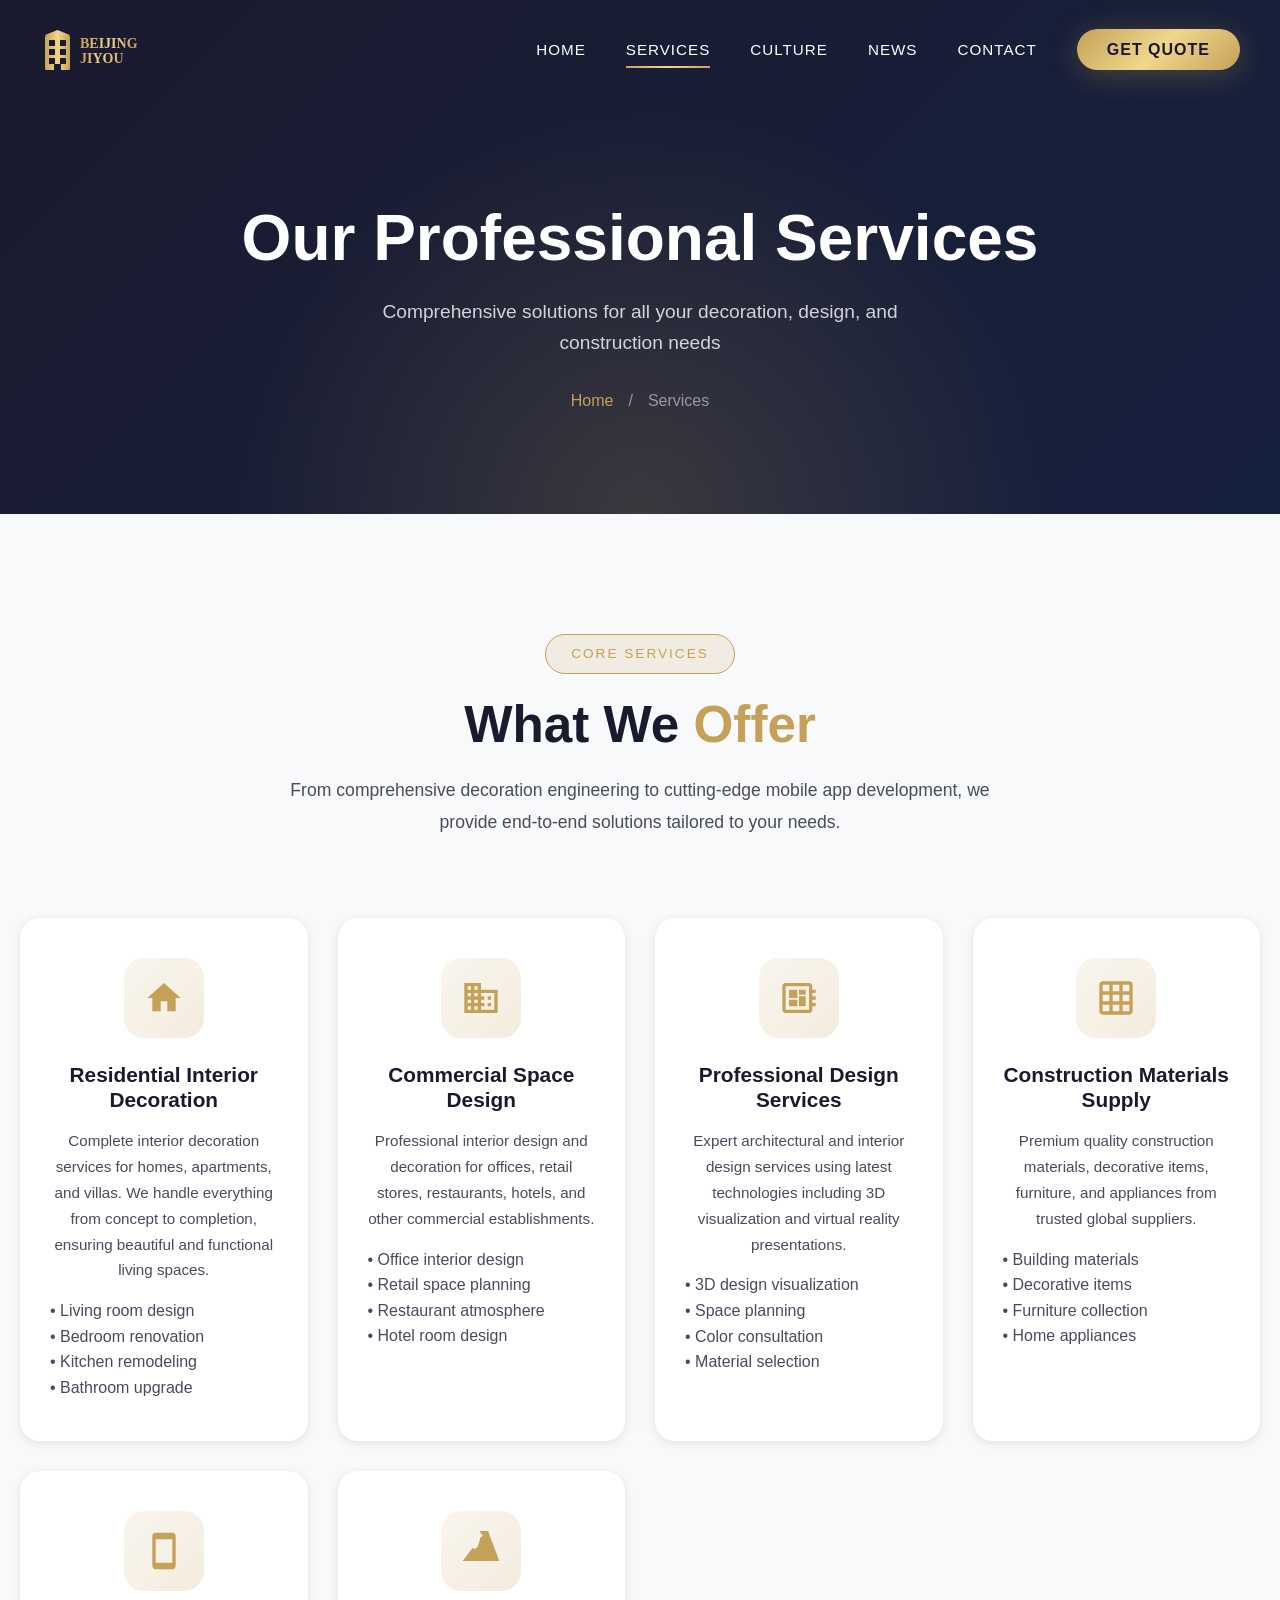
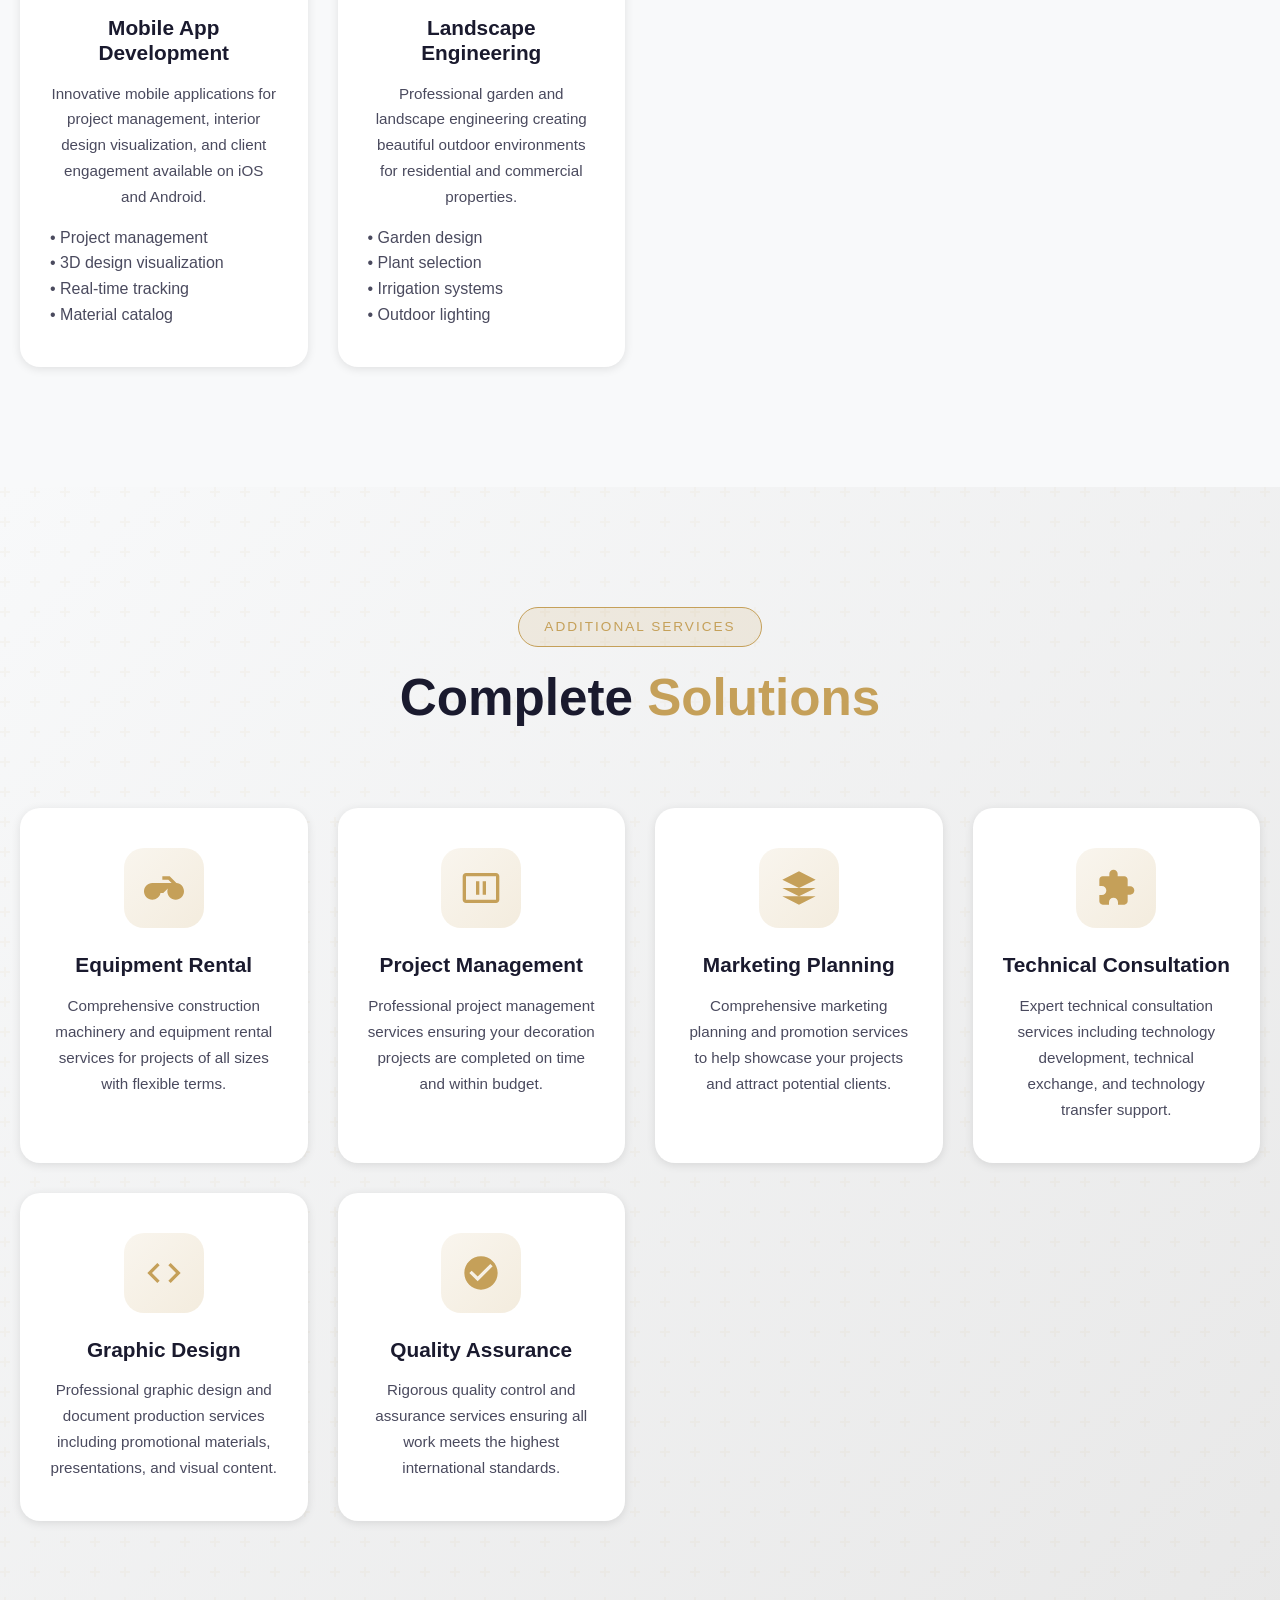
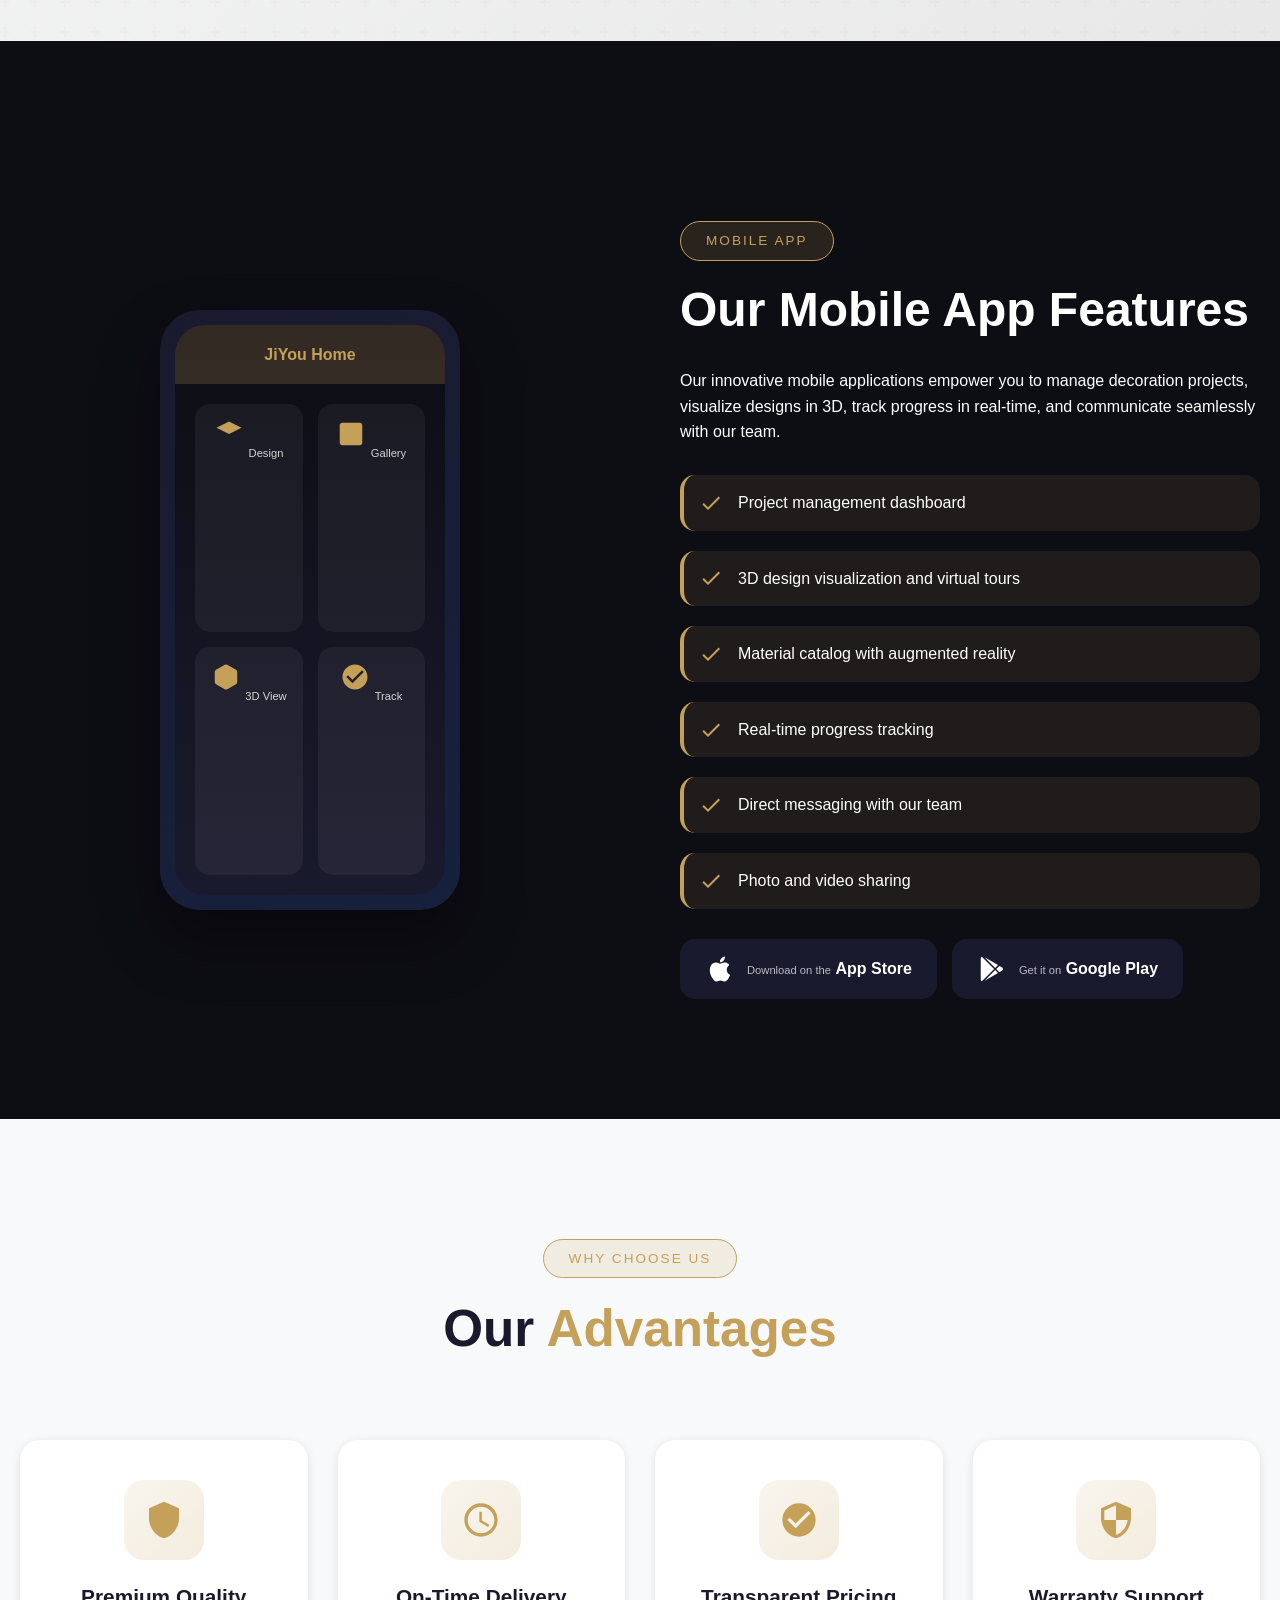
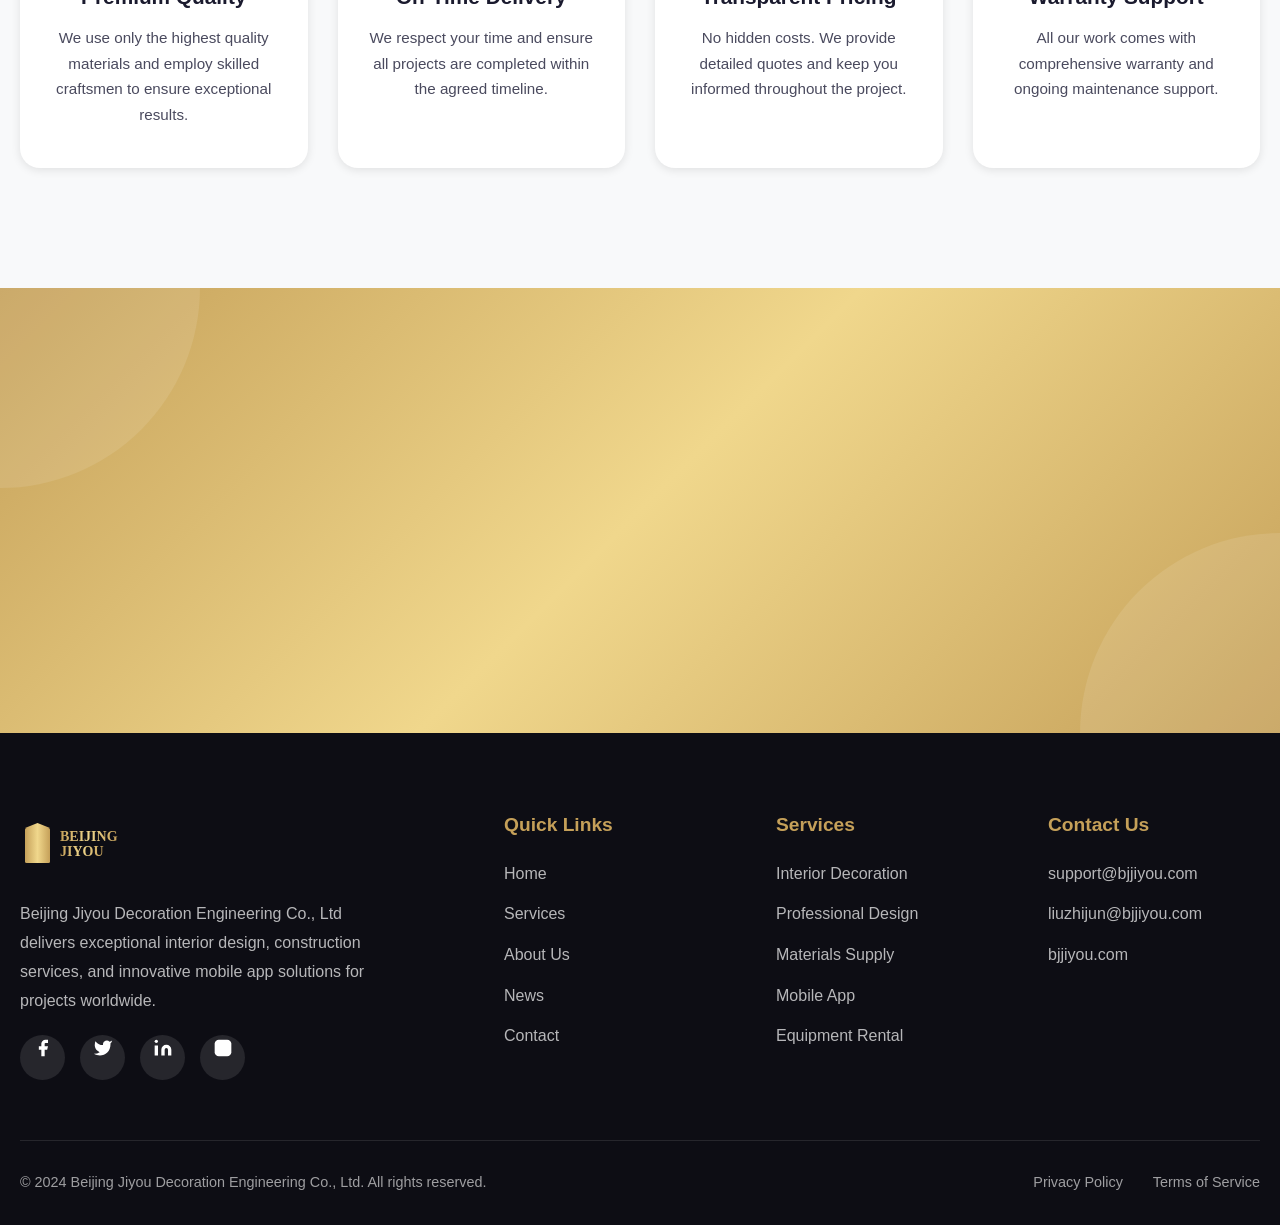
<file: services.html>
<!DOCTYPE html>
<html lang="en">
<head>
    <meta charset="UTF-8">
    <meta name="viewport" content="width=device-width, initial-scale=1.0">
    <meta name="description" content="Professional services including interior decoration, design, materials supply, mobile app development, and equipment rental by Beijing Jiyou Decoration Engineering Co., Ltd">
    <meta name="keywords" content="interior decoration, design services, construction materials, mobile app, equipment rental, landscape design, engineering services">
    <meta name="author" content="Beijing Jiyou Decoration Engineering Co., Ltd">
    <meta name="robots" content="index, follow">
    <meta name="googlebot" content="index, follow">
    <meta name="language" content="English">
    
    <!-- Open Graph -->
    <meta property="og:title" content="Our Services - Beijing Jiyou Decoration Engineering">
    <meta property="og:description" content="Professional interior decoration, design services, materials supply, mobile apps, and equipment rental solutions.">
    <meta property="og:type" content="website">
    <meta property="og:url" content="https://bjjiyou.com/services">
    <meta property="og:locale" content="en_US">
    
    <!-- Canonical -->
    <link rel="canonical" href="https://bjjiyou.com/services">
    
    <!-- Favicon -->
    <link rel="icon" type="image/svg+xml" href="images/logo.svg">
    
    <title>Our Services - Beijing Jiyou Decoration Engineering Co., Ltd</title>
    
    <!-- Styles -->
    <link rel="stylesheet" href="css/main.css">
</head>
<body>
    <!-- Loader -->
    <div class="loader">
        <div class="loader-content">
            <div class="loader-spinner"></div>
            <p>Loading...</p>
        </div>
    </div>

    <!-- Navigation -->
    <nav class="navbar" role="navigation" aria-label="Main navigation">
        <div class="nav-container">
            <a href="index.html" class="nav-logo" aria-label="Beijing Jiyou - Home">
                <svg xmlns="http://www.w3.org/2000/svg" viewBox="0 0 400 120">
                    <defs>
                        <linearGradient id="logoGradientNav" x1="0%" y1="0%" x2="100%" y2="0%">
                            <stop offset="0%" style="stop-color:#c5a059"/>
                            <stop offset="50%" style="stop-color:#f0d78c"/>
                            <stop offset="100%" style="stop-color:#c5a059"/>
                        </linearGradient>
                    </defs>
                    <g transform="translate(10, 20)">
                        <rect x="0" y="10" width="50" height="70" fill="url(#logoGradientNav)" rx="3"/>
                        <rect x="8" y="20" width="12" height="12" fill="#1a1a2e" rx="1"/>
                        <rect x="30" y="20" width="12" height="12" fill="#1a1a2e" rx="1"/>
                        <rect x="8" y="38" width="12" height="12" fill="#1a1a2e" rx="1"/>
                        <rect x="30" y="38" width="12" height="12" fill="#1a1a2e" rx="1"/>
                        <rect x="8" y="56" width="12" height="12" fill="#1a1a2e" rx="1"/>
                        <rect x="30" y="56" width="12" height="12" fill="#1a1a2e" rx="1"/>
                        <polygon points="25,0 0,10 50,10" fill="url(#logoGradientNav)"/>
                        <rect x="18" y="68" width="14" height="12" fill="#1a1a2e" rx="1"/>
                    </g>
                    <text x="80" y="55" font-family="Georgia, serif" font-size="28" font-weight="bold" fill="url(#logoGradientNav)">BEIJING</text>
                    <text x="80" y="85" font-family="Georgia, serif" font-size="28" font-weight="bold" fill="url(#logoGradientNav)">JIYOU</text>
                </svg>
            </a>
            
            <ul class="nav-menu">
                <li><a href="index.html" class="nav-link">Home</a></li>
                <li><a href="services.html" class="nav-link active">Services</a></li>
<li><a href="about.html" class="nav-link">Culture</a></li>
                <li><a href="news.html" class="nav-link">News</a></li>
                <li><a href="contact.html" class="nav-link">Contact</a></li>
                <li><a href="contact.html" class="nav-cta">Get Quote</a></li>
            </ul>

            <div class="mobile-menu-btn" aria-label="Toggle menu">
                <span></span>
                <span></span>
                <span></span>
            </div>
        </div>
    </nav>

    <!-- Mobile Menu -->
    <div class="mobile-menu">
        <a href="index.html" class="nav-link">Home</a>
        <a href="services.html" class="nav-link active">Services</a>
        <a href="about.html" class="nav-link">About</a>
        <a href="news.html" class="nav-link">News</a>
        <a href="contact.html" class="nav-link">Contact</a>
    </div>

    <!-- Page Header -->
    <header class="page-header">
        <div class="container">
            <h1>Our Professional Services</h1>
            <p>Comprehensive solutions for all your decoration, design, and construction needs</p>
            <div class="breadcrumb">
                <a href="index.html">Home</a>
                <span>/</span>
                <span>Services</span>
            </div>
        </div>
    </header>

    <!-- Main Services -->
    <section class="section">
        <div class="container">
            <div class="section-header scroll-animate">
                <div class="section-badge">Core Services</div>
                <h2 class="section-title">What We <span>Offer</span></h2>
                <p class="section-desc">
                    From comprehensive decoration engineering to cutting-edge mobile app development, 
                    we provide end-to-end solutions tailored to your needs.
                </p>
            </div>

            <div class="services-grid">
                <article class="service-card scroll-animate">
                    <div class="service-icon">
                        <svg viewBox="0 0 24 24"><path d="M10 20v-6h4v6h5v-8h3L12 3 2 12h3v8z"/></svg>
                    </div>
                    <h3>Residential Interior Decoration</h3>
                    <p>Complete interior decoration services for homes, apartments, and villas. We handle everything from concept to completion, ensuring beautiful and functional living spaces.</p>
                    <ul style="text-align: left; margin-top: 15px; color: var(--text-secondary);">
                        <li>• Living room design</li>
                        <li>• Bedroom renovation</li>
                        <li>• Kitchen remodeling</li>
                        <li>• Bathroom upgrade</li>
                    </ul>
                </article>

                <article class="service-card scroll-animate">
                    <div class="service-icon">
                        <svg viewBox="0 0 24 24"><path d="M12 7V3H2v18h20V7H12zM6 19H4v-2h2v2zm0-4H4v-2h2v2zm0-4H4V9h2v2zm0-4H4V5h2v2zm4 12H8v-2h2v2zm0-4H8v-2h2v2zm0-4H8V9h2v2zm0-4H8V5h2v2zm10 12h-8v-2h2v-2h-2v-2h2v-2h-2V9h8v10zm-2-8h-2v2h2v-2zm0 4h-2v2h2v-2z"/></svg>
                    </div>
                    <h3>Commercial Space Design</h3>
                    <p>Professional interior design and decoration for offices, retail stores, restaurants, hotels, and other commercial establishments.</p>
                    <ul style="text-align: left; margin-top: 15px; color: var(--text-secondary);">
                        <li>• Office interior design</li>
                        <li>• Retail space planning</li>
                        <li>• Restaurant atmosphere</li>
                        <li>• Hotel room design</li>
                    </ul>
                </article>

                <article class="service-card scroll-animate">
                    <div class="service-icon">
                        <svg viewBox="0 0 24 24"><path d="M22 9V7h-2V5c0-1.1-.9-2-2-2H4c-1.1 0-2 .9-2 2v14c0 1.1.9 2 2 2h14c1.1 0 2-.9 2-2v-2h2v-2h-2v-2h2v-2h-2V9h2zm-4 10H4V5h14v14zM6 13h5v4H6v-4zm6-6h4v3h-4V7zM6 7h5v5H6V7zm6 4h4v6h-4v-6z"/></svg>
                    </div>
                    <h3>Professional Design Services</h3>
                    <p>Expert architectural and interior design services using latest technologies including 3D visualization and virtual reality presentations.</p>
                    <ul style="text-align: left; margin-top: 15px; color: var(--text-secondary);">
                        <li>• 3D design visualization</li>
                        <li>• Space planning</li>
                        <li>• Color consultation</li>
                        <li>• Material selection</li>
                    </ul>
                </article>

                <article class="service-card scroll-animate">
                    <div class="service-icon">
                        <svg viewBox="0 0 24 24"><path d="M20 2H4c-1.1 0-2 .9-2 2v16c0 1.1.9 2 2 2h16c1.1 0 2-.9 2-2V4c0-1.1-.9-2-2-2zM8 20H4v-4h4v4zm0-6H4v-4h4v4zm0-6H4V4h4v4zm6 12h-4v-4h4v4zm0-6h-4v-4h4v4zm0-6h-4V4h4v4zm6 12h-4v-4h4v4zm0-6h-4v-4h4v4zm0-6h-4V4h4v4z"/></svg>
                    </div>
                    <h3>Construction Materials Supply</h3>
                    <p>Premium quality construction materials, decorative items, furniture, and appliances from trusted global suppliers.</p>
                    <ul style="text-align: left; margin-top: 15px; color: var(--text-secondary);">
                        <li>• Building materials</li>
                        <li>• Decorative items</li>
                        <li>• Furniture collection</li>
                        <li>• Home appliances</li>
                    </ul>
                </article>

                <article class="service-card scroll-animate">
                    <div class="service-icon">
                        <svg viewBox="0 0 24 24"><path d="M17 1.01L7 1c-1.1 0-2 .9-2 2v18c0 1.1.9 2 2 2h10c1.1 0 2-.9 2-2V3c0-1.1-.9-1.99-2-1.99zM17 19H7V5h10v14z"/></svg>
                    </div>
                    <h3>Mobile App Development</h3>
                    <p>Innovative mobile applications for project management, interior design visualization, and client engagement available on iOS and Android.</p>
                    <ul style="text-align: left; margin-top: 15px; color: var(--text-secondary);">
                        <li>• Project management</li>
                        <li>• 3D design visualization</li>
                        <li>• Real-time tracking</li>
                        <li>• Material catalog</li>
                    </ul>
                </article>

                <article class="service-card scroll-animate">
                    <div class="service-icon">
                        <svg viewBox="0 0 24 24"><path d="M14-6l-3.75 5 2.85 3.8-1.6 1.2C9.81 13.75 7 10 7 10l-6 8h22L14-6z"/></svg>
                    </div>
                    <h3>Landscape Engineering</h3>
                    <p>Professional garden and landscape engineering creating beautiful outdoor environments for residential and commercial properties.</p>
                    <ul style="text-align: left; margin-top: 15px; color: var(--text-secondary);">
                        <li>• Garden design</li>
                        <li>• Plant selection</li>
                        <li>• Irrigation systems</li>
                        <li>• Outdoor lighting</li>
                    </ul>
                </article>
            </div>
        </div>
    </section>

    <!-- Additional Services -->
    <section class="section section-pattern">
        <div class="container">
            <div class="section-header scroll-animate">
                <div class="section-badge">Additional Services</div>
                <h2 class="section-title">Complete <span>Solutions</span></h2>
            </div>

            <div class="services-grid">
                <article class="service-card scroll-animate">
                    <div class="service-icon">
                        <svg viewBox="0 0 24 24"><path d="M19.44 9.03L15.41 5H11v2h3.59l2 2H5c-2.8 0-5 2.2-5 5s2.2 5 5 5c2.46 0 4.45-1.69 4.9-4h1.65l2.77-2.77c-.21.54-.32 1.14-.32 1.77 0 2.8 2.2 5 5 5s5-2.2 5-5c0-2.65-1.97-4.77-4.56-4.97z"/></svg>
                    </div>
                    <h3>Equipment Rental</h3>
                    <p>Comprehensive construction machinery and equipment rental services for projects of all sizes with flexible terms.</p>
                </article>

                <article class="service-card scroll-animate">
                    <div class="service-icon">
                        <svg viewBox="0 0 24 24"><path d="M21 3H3c-1.1 0-2 .9-2 2v14c0 1.1.9 2 2 2h18c1.1 0 2-.9 2-2V5c0-1.1-.9-2-2-2zm0 16H3V5h18v14zM9 8h2v8H9zm4 0h2v8h-2z"/></svg>
                    </div>
                    <h3>Project Management</h3>
                    <p>Professional project management services ensuring your decoration projects are completed on time and within budget.</p>
                </article>

                <article class="service-card scroll-animate">
                    <div class="service-icon">
                        <svg viewBox="0 0 24 24"><path d="M12 2L2 7l10 5 10-5-10-5zM2 17l10 5 10-5M2 12l10 5 10-5"/></svg>
                    </div>
                    <h3>Marketing Planning</h3>
                    <p>Comprehensive marketing planning and promotion services to help showcase your projects and attract potential clients.</p>
                </article>

                <article class="service-card scroll-animate">
                    <div class="service-icon">
                        <svg viewBox="0 0 24 24"><path d="M20.5 11H19V7c0-1.1-.9-2-2-2h-4V3.5C13 2.12 11.88 1 10.5 1S8 2.12 8 3.5V5H4c-1.1 0-1.99.9-1.99 2v3.8H3.5c1.49 0 2.7 1.21 2.7 2.7s-1.21 2.7-2.7 2.7H2V20c0 1.1.9 2 2 2h3.8v-1.5c0-1.49 1.21-2.7 2.7-2.7s2.7 1.21 2.7 2.7V22H17c1.1 0 2-.9 2-2v-4h1.5c1.38 0 2.5-1.12 2.5-2.5S21.88 11 20.5 11z"/></svg>
                    </div>
                    <h3>Technical Consultation</h3>
                    <p>Expert technical consultation services including technology development, technical exchange, and technology transfer support.</p>
                </article>

                <article class="service-card scroll-animate">
                    <div class="service-icon">
                        <svg viewBox="0 0 24 24"><path d="M9.4 16.6L4.8 12l4.6-4.6L8 6l-6 6 6 6 1.4-1.4zm5.2 0l4.6-4.6-4.6-4.6L16 6l6 6-6 6-1.4-1.4z"/></svg>
                    </div>
                    <h3>Graphic Design</h3>
                    <p>Professional graphic design and document production services including promotional materials, presentations, and visual content.</p>
                </article>

                <article class="service-card scroll-animate">
                    <div class="service-icon">
                        <svg viewBox="0 0 24 24"><path d="M12 2C6.48 2 2 6.48 2 12s4.48 10 10 10 10-4.48 10-10S17.52 2 12 2zm-2 15l-5-5 1.41-1.41L10 14.17l7.59-7.59L19 8l-9 9z"/></svg>
                    </div>
                    <h3>Quality Assurance</h3>
                    <p>Rigorous quality control and assurance services ensuring all work meets the highest international standards.</p>
                </article>
            </div>
        </div>
    </section>

    <!-- Mobile App Section -->
    <section class="section section-dark">
        <div class="container">
            <div class="app-showcase">
                <div class="app-image scroll-animate-left">
                    <div class="app-phone-mockup">
                        <div class="app-screen">
                            <div class="app-header">
                                <h4>JiYou Home</h4>
                            </div>
                            <div class="app-content">
                                <div class="app-feature">
                                    <svg viewBox="0 0 24 24"><path d="M12 2L2 7l10 5 10-5-10-5z"/></svg>
                                    <span>Design</span>
                                </div>
                                <div class="app-feature">
                                    <svg viewBox="0 0 24 24"><path d="M19 3H5c-1.1 0-2 .9-2 2v14c0 1.1.9 2 2 2h14c1.1 0 2-.9 2-2V5c0-1.1-.9-2-2-2z"/></svg>
                                    <span>Gallery</span>
                                </div>
                                <div class="app-feature">
                                    <svg viewBox="0 0 24 24"><path d="M21 16V8a2 2 0 00-1-1.73l-7-4a2 2 0 00-2 0l-7 4A2 2 0 003 8v8a2 2 0 001 1.73l7 4a2 2 0 002 0l7-4A2 2 0 0021 16z"/></svg>
                                    <span>3D View</span>
                                </div>
                                <div class="app-feature">
                                    <svg viewBox="0 0 24 24"><path d="M12 2C6.48 2 2 6.48 2 12s4.48 10 10 10 10-4.48 10-10S17.52 2 12 2zm-2 15l-5-5 1.41-1.41L10 14.17l7.59-7.59L19 8l-9 9z"/></svg>
                                    <span>Track</span>
                                </div>
                            </div>
                        </div>
                    </div>
                </div>
                
                <div class="app-info scroll-animate-right">
                    <div class="section-badge">Mobile App</div>
                    <h2>Our Mobile App <span>Features</span></h2>
                    <p>Our innovative mobile applications empower you to manage decoration projects, visualize designs in 3D, track progress in real-time, and communicate seamlessly with our team.</p>
                    
                    <div class="app-features-list">
                        <div class="app-feature-item">
                            <svg viewBox="0 0 24 24"><path d="M9 16.17L4.83 12l-1.42 1.41L9 19 21 7l-1.41-1.41z"/></svg>
                            <span>Project management dashboard</span>
                        </div>
                        <div class="app-feature-item">
                            <svg viewBox="0 0 24 24"><path d="M9 16.17L4.83 12l-1.42 1.41L9 19 21 7l-1.41-1.41z"/></svg>
                            <span>3D design visualization and virtual tours</span>
                        </div>
                        <div class="app-feature-item">
                            <svg viewBox="0 0 24 24"><path d="M9 16.17L4.83 12l-1.42 1.41L9 19 21 7l-1.41-1.41z"/></svg>
                            <span>Material catalog with augmented reality</span>
                        </div>
                        <div class="app-feature-item">
                            <svg viewBox="0 0 24 24"><path d="M9 16.17L4.83 12l-1.42 1.41L9 19 21 7l-1.41-1.41z"/></svg>
                            <span>Real-time progress tracking</span>
                        </div>
                        <div class="app-feature-item">
                            <svg viewBox="0 0 24 24"><path d="M9 16.17L4.83 12l-1.42 1.41L9 19 21 7l-1.41-1.41z"/></svg>
                            <span>Direct messaging with our team</span>
                        </div>
                        <div class="app-feature-item">
                            <svg viewBox="0 0 24 24"><path d="M9 16.17L4.83 12l-1.42 1.41L9 19 21 7l-1.41-1.41z"/></svg>
                            <span>Photo and video sharing</span>
                        </div>
                    </div>

                    <div class="store-buttons">
                        <a href="#" class="store-btn" aria-label="Download on App Store">
                            <svg viewBox="0 0 24 24"><path d="M18.71 19.5c-.83 1.24-1.71 2.45-3.05 2.47-1.34.03-1.77-.79-3.29-.79-1.53 0-2 .77-3.27.82-1.31.05-2.3-1.32-3.14-2.53C4.25 17 2.94 12.45 4.7 9.39c.87-1.52 2.43-2.48 4.12-2.51 1.28-.02 2.5.87 3.29.87.78 0 2.26-1.07 3.81-.91.65.03 2.47.26 3.64 1.98-.09.06-2.17 1.28-2.15 3.81.03 3.02 2.65 4.03 2.68 4.04-.03.07-.42 1.44-1.38 2.83M13 3.5c.73-.83 1.94-1.46 2.94-1.5.13 1.17-.34 2.35-1.04 3.19-.69.85-1.83 1.51-2.95 1.42-.15-1.15.41-2.35 1.05-3.11z"/></svg>
                            <div class="store-btn-text">
                                <small>Download on the</small>
                                <span>App Store</span>
                            </div>
                        </a>
                        <a href="#" class="store-btn" aria-label="Get it on Google Play">
                            <svg viewBox="0 0 24 24"><path d="M3,20.5V3.5C3,2.91 3.34,2.39 3.84,2.15L13.69,12L3.84,21.85C3.34,21.6 3,21.09 3,20.5M16.81,15.12L6.05,21.34L14.54,12.85L16.81,15.12M20.16,10.81C20.5,11.08 20.75,11.5 20.75,12C20.75,12.5 20.53,12.9 20.18,13.18L17.89,14.5L15.39,12L17.89,9.5L20.16,10.81M6.05,2.66L16.81,8.88L14.54,11.15L6.05,2.66Z"/></svg>
                            <div class="store-btn-text">
                                <small>Get it on</small>
                                <span>Google Play</span>
                            </div>
                        </a>
                    </div>
                </div>
            </div>
        </div>
    </section>

    <!-- Why Choose Us -->
    <section class="section">
        <div class="container">
            <div class="section-header scroll-animate">
                <div class="section-badge">Why Choose Us</div>
                <h2 class="section-title">Our <span>Advantages</span></h2>
            </div>

            <div class="services-grid">
                <div class="service-card scroll-animate">
                    <div class="service-icon">
                        <svg viewBox="0 0 24 24"><path d="M12 1L3 5v6c0 5.55 3.84 10.74 9 12 5.16-1.26 9-6.45 9-12V5l-9-4z"/></svg>
                    </div>
                    <h3>Premium Quality</h3>
                    <p>We use only the highest quality materials and employ skilled craftsmen to ensure exceptional results.</p>
                </div>

                <div class="service-card scroll-animate">
                    <div class="service-icon">
                        <svg viewBox="0 0 24 24"><path d="M11.99 2C6.47 2 2 6.48 2 12s4.47 10 9.99 10C17.52 22 22 17.52 22 12S17.52 2 11.99 2zM12 20c-4.42 0-8-3.58-8-8s3.58-8 8-8 8 3.58 8 8-3.58 8-8 8zm.5-13H11v6l5.25 3.15.75-1.23-4.5-2.67z"/></svg>
                    </div>
                    <h3>On-Time Delivery</h3>
                    <p>We respect your time and ensure all projects are completed within the agreed timeline.</p>
                </div>

                <div class="service-card scroll-animate">
                    <div class="service-icon">
                        <svg viewBox="0 0 24 24"><path d="M12 2C6.48 2 2 6.48 2 12s4.48 10 10 10 10-4.48 10-10S17.52 2 12 2zm-2 15l-5-5 1.41-1.41L10 14.17l7.59-7.59L19 8l-9 9z"/></svg>
                    </div>
                    <h3>Transparent Pricing</h3>
                    <p>No hidden costs. We provide detailed quotes and keep you informed throughout the project.</p>
                </div>

                <div class="service-card scroll-animate">
                    <div class="service-icon">
                        <svg viewBox="0 0 24 24"><path d="M12 1L3 5v6c0 5.55 3.84 10.74 9 12 5.16-1.26 9-6.45 9-12V5l-9-4zm0 10.99h7c-.53 4.12-3.28 7.79-7 8.94V12H5V6.3l7-3.11v8.8z"/></svg>
                    </div>
                    <h3>Warranty Support</h3>
                    <p>All our work comes with comprehensive warranty and ongoing maintenance support.</p>
                </div>
            </div>
        </div>
    </section>

    <!-- CTA Section -->
    <section class="cta-section">
        <div class="container">
            <div class="cta-content scroll-animate">
                <h2>Ready to Start Your Project?</h2>
                <p>
                    Contact us today for a free consultation and customized quote for your decoration or design needs.
                </p>
                <div class="cta-buttons">
                    <a href="contact.html" class="btn btn-dark">
                        Get Free Quote
                    </a>
                    <a href="tel:+861234567890" class="btn btn-outline">
                        Call Us Now
                    </a>
                </div>
            </div>
        </div>
    </section>

    <!-- Footer -->
    <footer class="footer">
        <div class="container">
            <div class="footer-main">
                <div class="footer-brand">
                    <svg xmlns="http://www.w3.org/2000/svg" viewBox="0 0 400 120">
                        <defs>
                            <linearGradient id="logoGradientFooter" x1="0%" y1="0%" x2="100%" y2="0%">
                                <stop offset="0%" style="stop-color:#c5a059"/>
                                <stop offset="50%" style="stop-color:#f0d78c"/>
                                <stop offset="100%" style="stop-color:#c5a059"/>
                            </linearGradient>
                        </defs>
                        <g transform="translate(10, 20)">
                            <rect x="0" y="10" width="50" height="70" fill="url(#logoGradientFooter)" rx="3"/>
                            <polygon points="25,0 0,10 50,10" fill="url(#logoGradientFooter)"/>
                        </g>
                        <text x="80" y="55" font-family="Georgia, serif" font-size="28" font-weight="bold" fill="url(#logoGradientFooter)">BEIJING</text>
                        <text x="80" y="85" font-family="Georgia, serif" font-size="28" font-weight="bold" fill="url(#logoGradientFooter)">JIYOU</text>
                    </svg>
                    <p>
                        Beijing Jiyou Decoration Engineering Co., Ltd delivers exceptional interior design, 
                        construction services, and innovative mobile app solutions for projects worldwide.
                    </p>
                    <div class="footer-social">
                        <a href="#" aria-label="Facebook"><svg viewBox="0 0 24 24"><path d="M18 2h-3a5 5 0 00-5 5v3H7v4h3v8h4v-8h3l1-4h-4V7a1 1 0 011-1h3z"/></svg></a>
                        <a href="#" aria-label="Twitter"><svg viewBox="0 0 24 24"><path d="M23 3a10.9 10.9 0 01-3.14 1.53 4.48 4.48 0 00-7.86 3v1A10.66 10.66 0 013 4s-4 9 5 13a11.64 11.64 0 01-7 2c9 5 20 0 20-11.5a4.5 4.5 0 00-.08-.83A7.72 7.72 0 0023 3z"/></svg></a>
                        <a href="#" aria-label="LinkedIn"><svg viewBox="0 0 24 24"><path d="M16 8a6 6 0 016 6v7h-4v-7a2 2 0 00-2-2 2 2 0 00-2 2v7h-4v-7a6 6 0 016-6zM2 9h4v12H2z"/><circle cx="4" cy="4" r="2"/></svg></a>
                        <a href="#" aria-label="Instagram"><svg viewBox="0 0 24 24"><rect x="2" y="2" width="20" height="20" rx="5" ry="5"/><path d="M16 11.37A4 4 0 1112.63 8 4 4 0 0116 11.37z"/><line x1="17.5" y1="6.5" x2="17.51" y2="6.5"/></svg></a>
                    </div>
                </div>

                <div class="footer-column">
                    <h4>Quick Links</h4>
                    <ul class="footer-links">
                        <li><a href="index.html">Home</a></li>
                        <li><a href="services.html">Services</a></li>
                        <li><a href="about.html">About Us</a></li>
                        <li><a href="news.html">News</a></li>
                        <li><a href="contact.html">Contact</a></li>
                    </ul>
                </div>

                <div class="footer-column">
                    <h4>Services</h4>
                    <ul class="footer-links">
                        <li><a href="services.html">Interior Decoration</a></li>
                        <li><a href="services.html">Professional Design</a></li>
                        <li><a href="services.html">Materials Supply</a></li>
                        <li><a href="services.html">Mobile App</a></li>
                        <li><a href="services.html">Equipment Rental</a></li>
                    </ul>
                </div>

                <div class="footer-column">
                    <h4>Contact Us</h4>
                    <ul class="footer-links">
                        <li><a href="mailto:support@bjjiyou.com">support@bjjiyou.com</a></li>
                        <li><a href="mailto:liuzhijun@bjjiyou.com">liuzhijun@bjjiyou.com</a></li>
                        <li><a href="https://bjjiyou.com">bjjiyou.com</a></li>
                    </ul>
                </div>
            </div>

            <div class="footer-bottom">
                <p>&copy; 2024 Beijing Jiyou Decoration Engineering Co., Ltd. All rights reserved.</p>
                <div class="footer-legal">
                    <a href="privacy.html">Privacy Policy</a>
                    <a href="terms.html">Terms of Service</a>
                </div>
            </div>
        </div>
    </footer>

    <script src="js/main.js"></script>
</body>
</html>
</file>
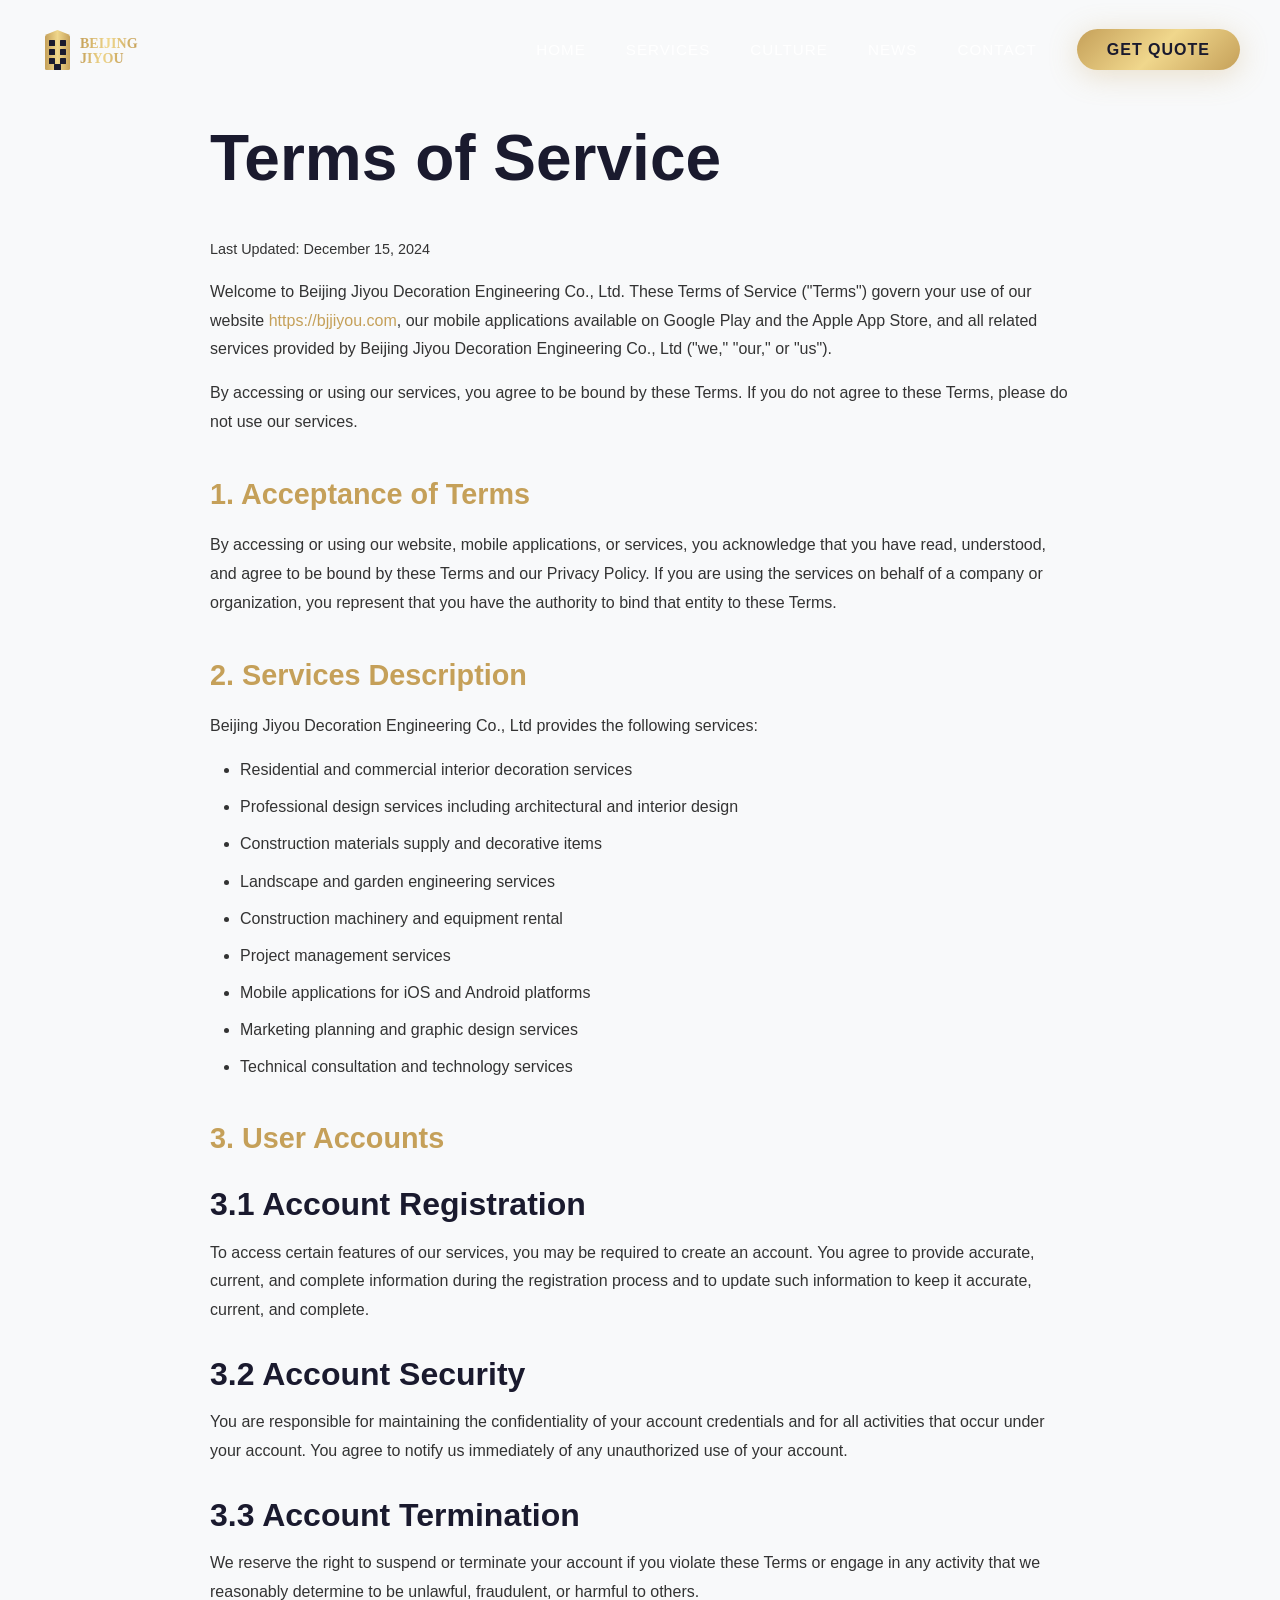
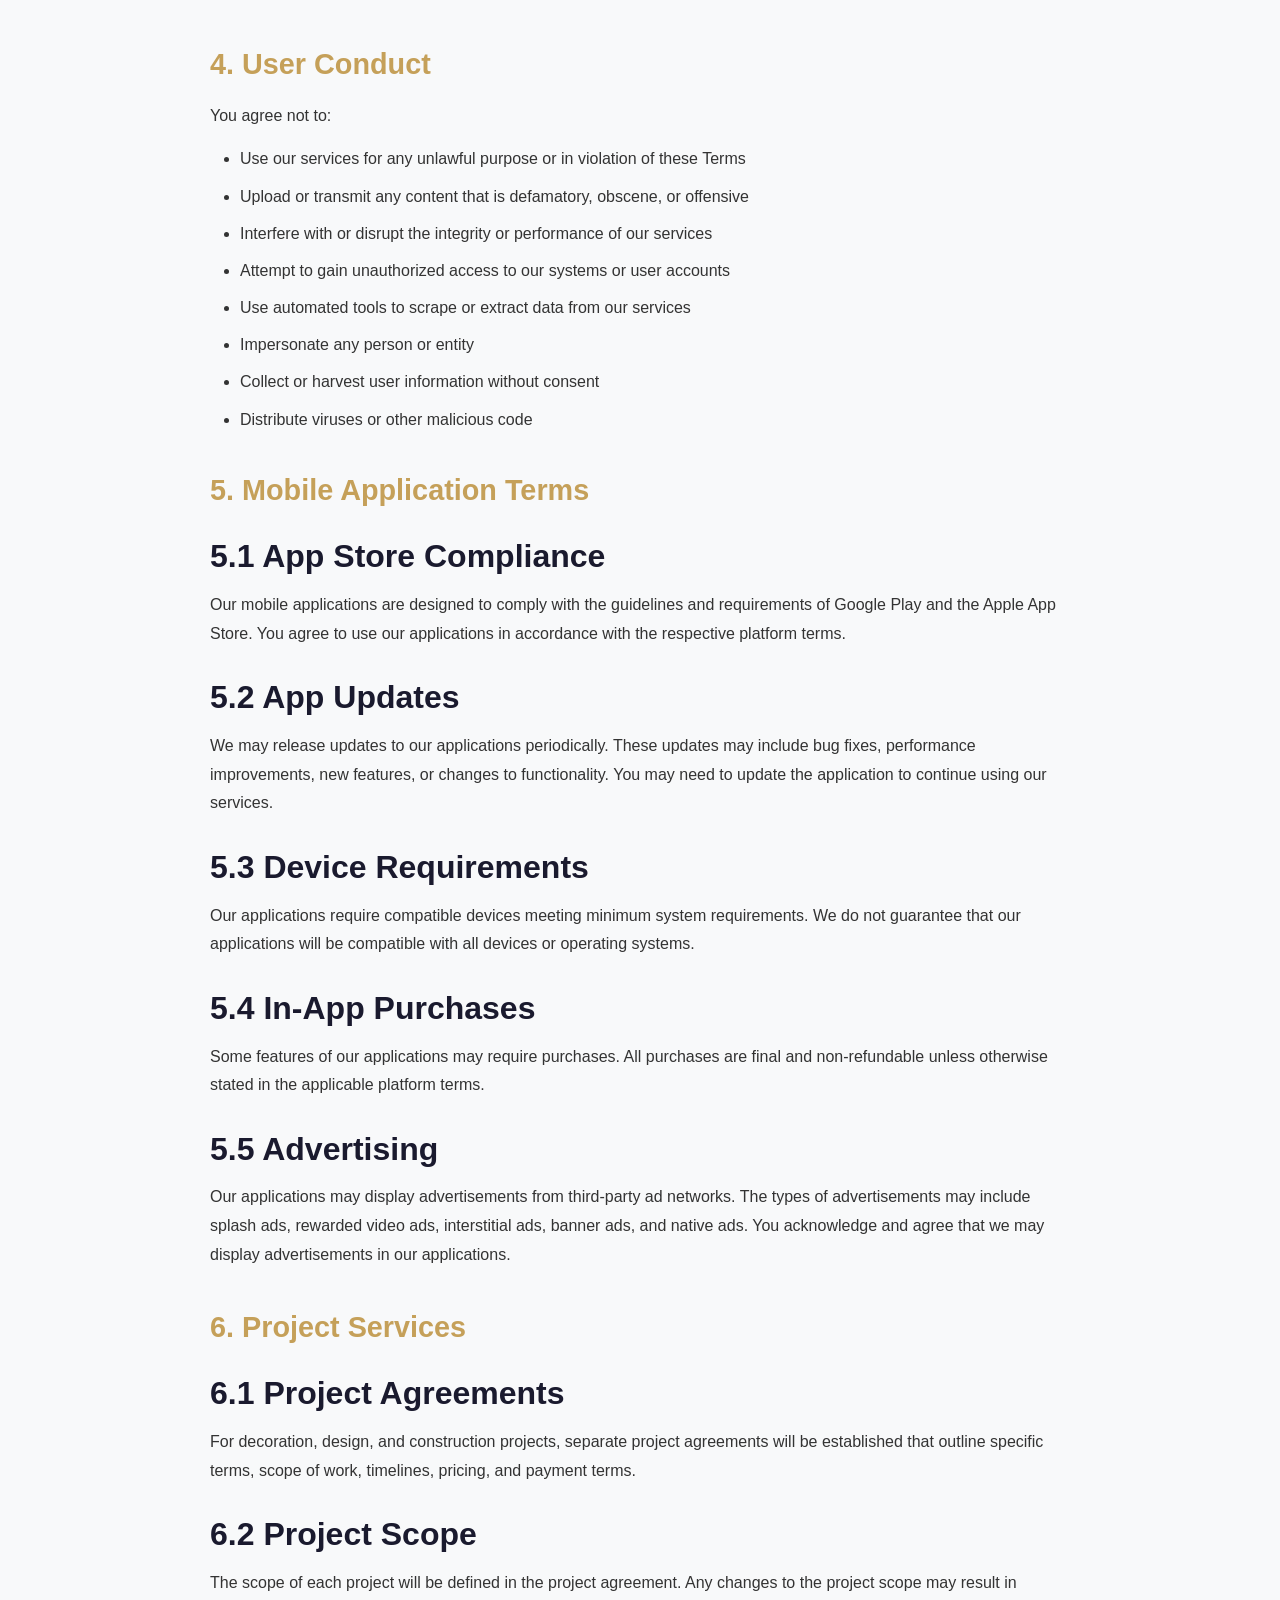
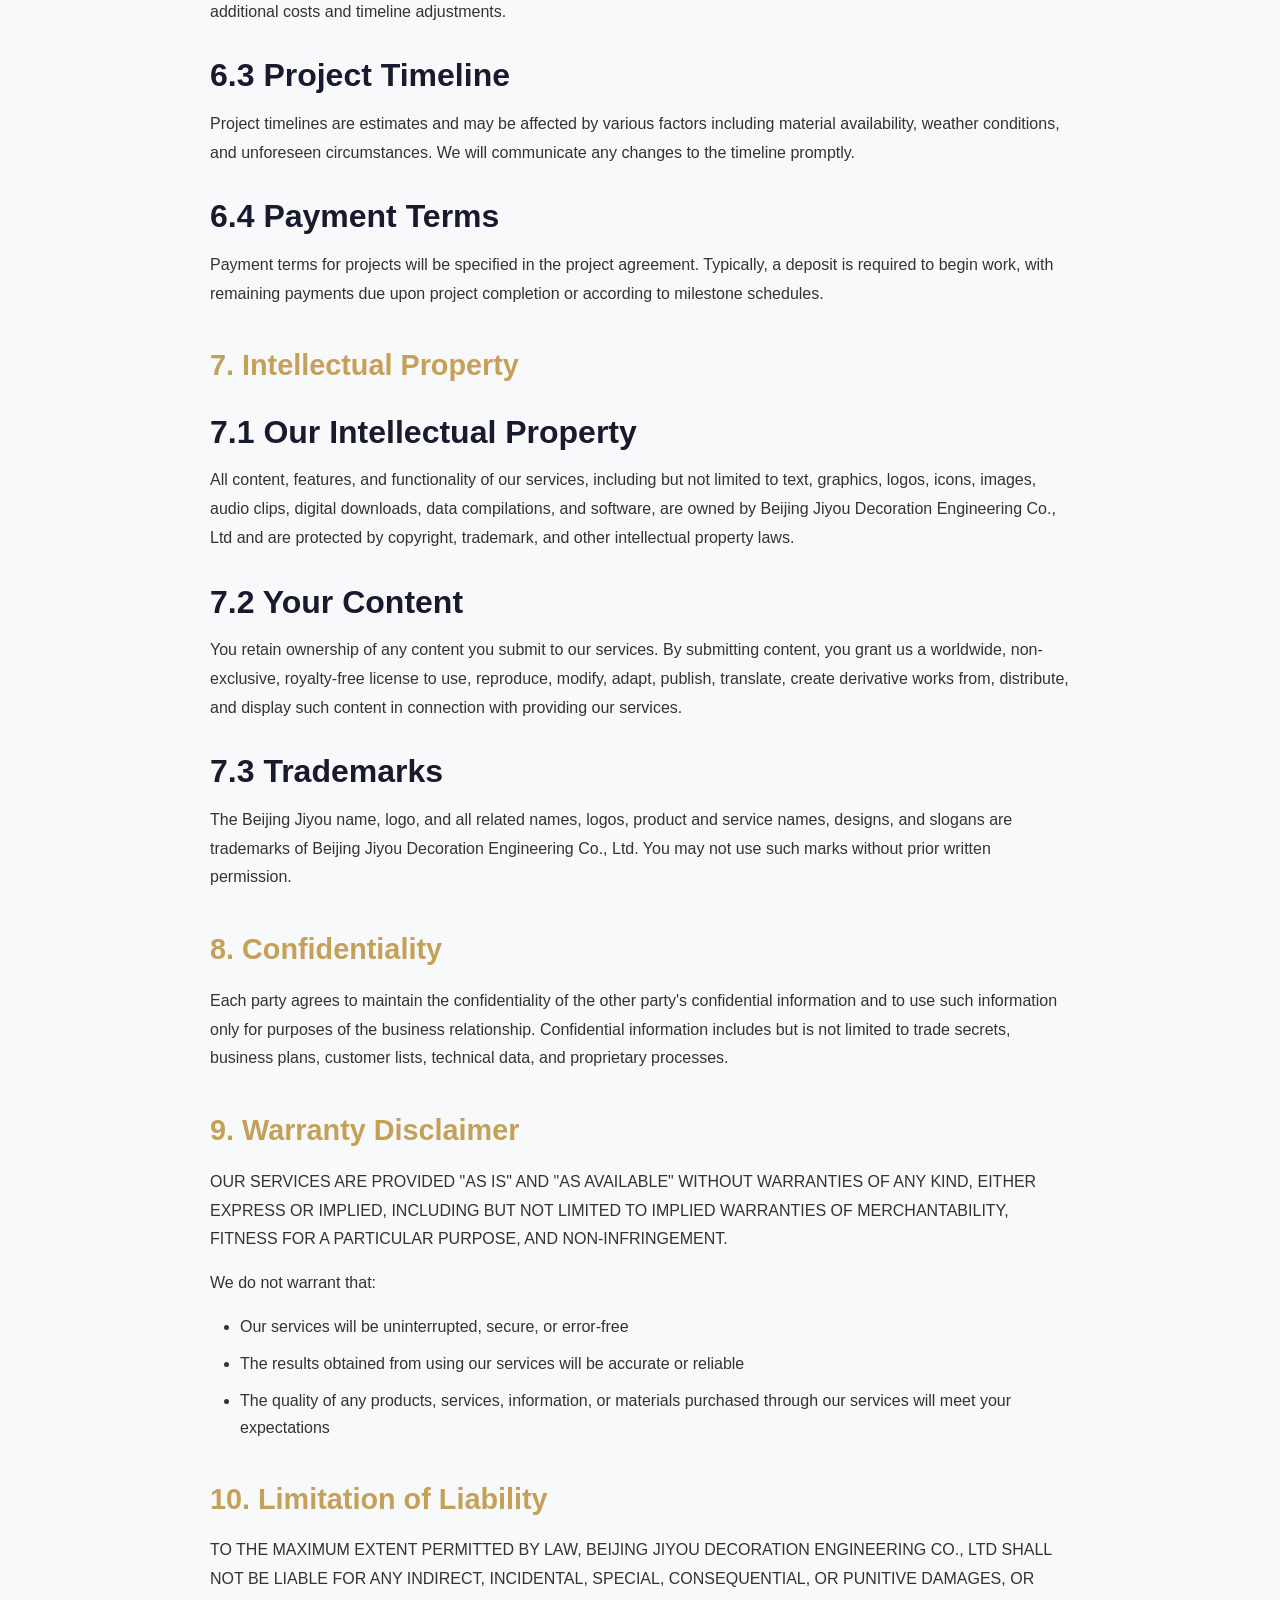
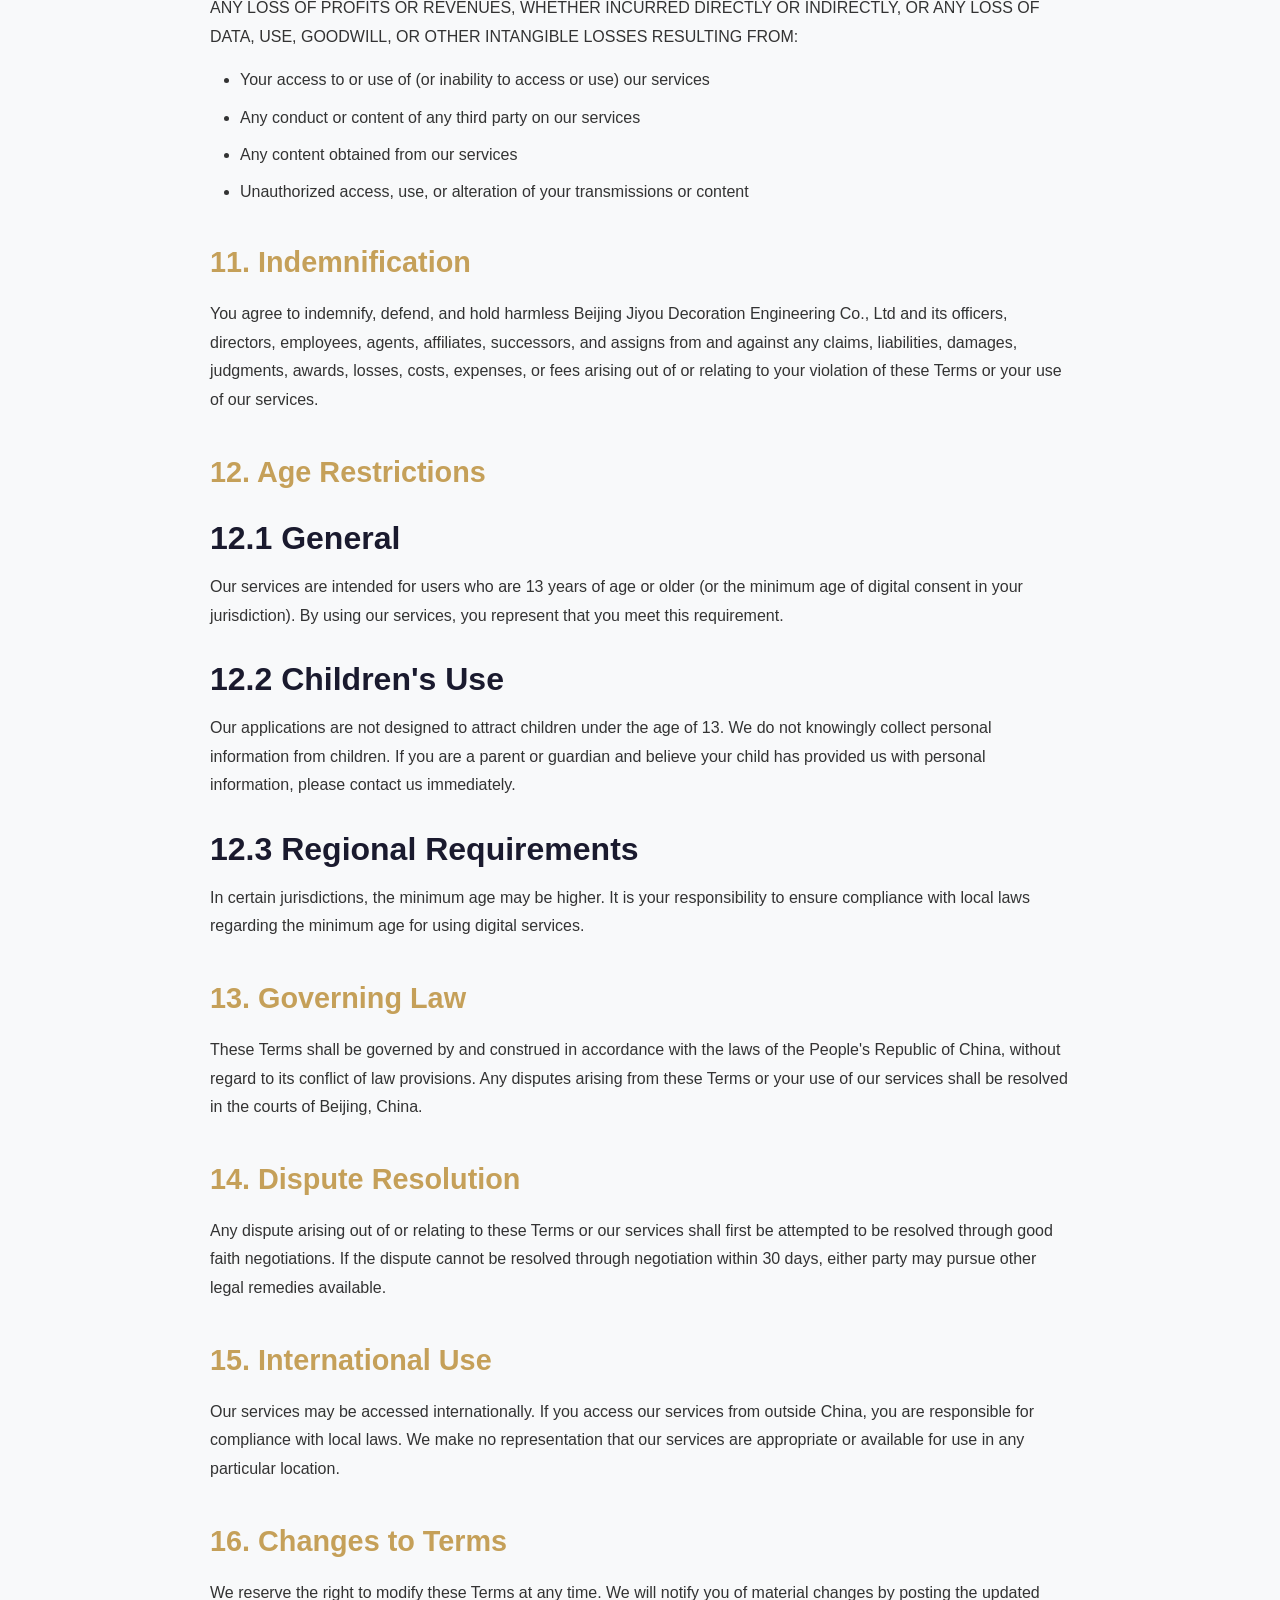
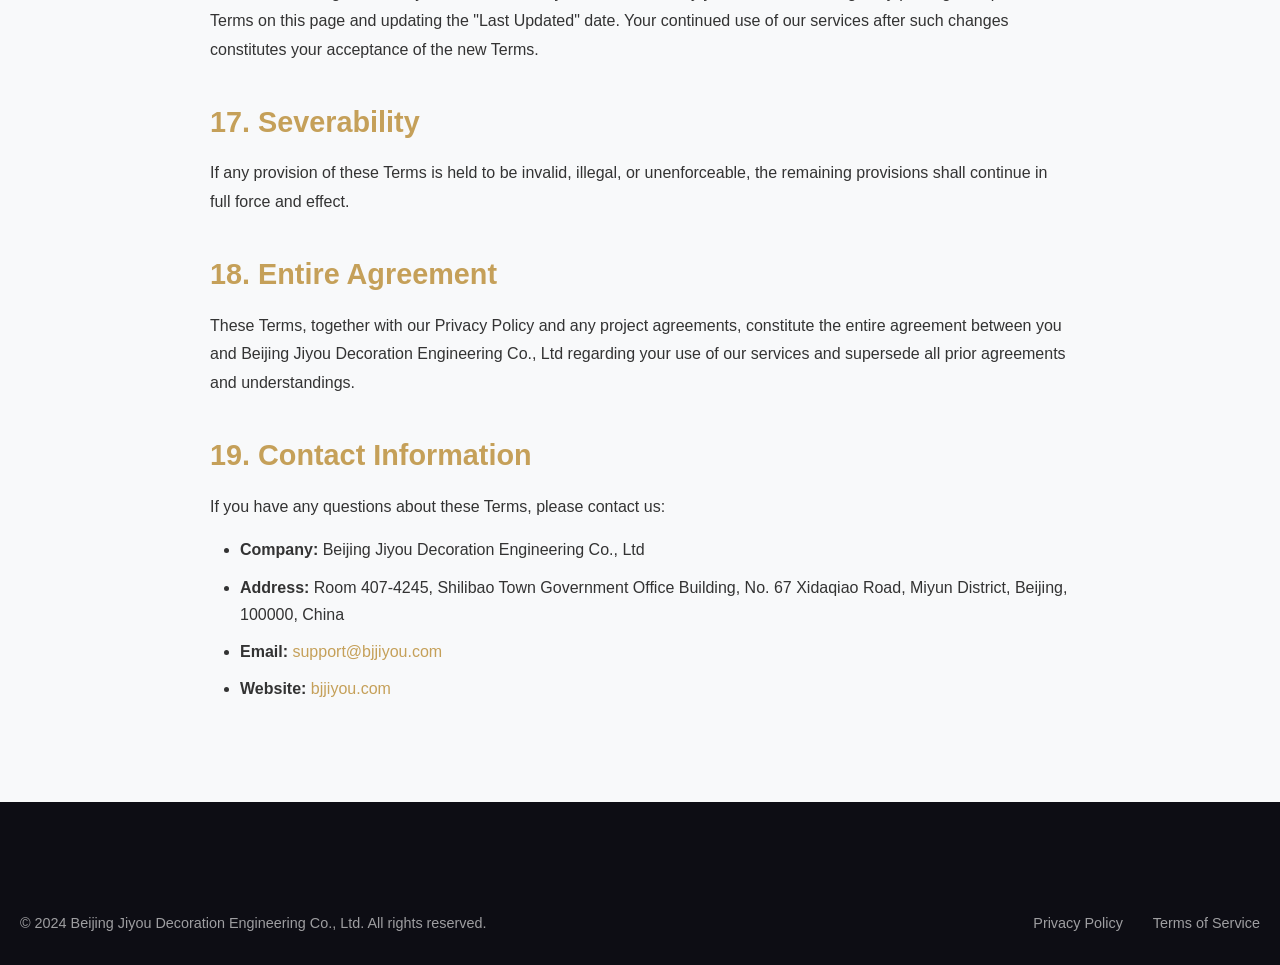
<file: terms.html>
<!DOCTYPE html>
<html lang="en">
<head>
    <meta charset="UTF-8">
    <meta name="viewport" content="width=device-width, initial-scale=1.0">
    <meta name="description" content="Terms of Service of Beijing Jiyou Decoration Engineering Co., Ltd - Read our terms and conditions for using our services.">
    <meta name="robots" content="noindex, nofollow">
    <meta name="language" content="English">
    
    <link rel="canonical" href="https://bjjiyou.com/terms">
    <link rel="icon" type="image/svg+xml" href="images/logo.svg">
    
    <title>Terms of Service - Beijing Jiyou Decoration Engineering Co., Ltd</title>
    
    <link rel="stylesheet" href="css/main.css">
    
    <style>
        .legal-content {
            max-width: 900px;
            margin: 0 auto;
            padding: 120px 20px 80px;
            background: #f8f9fa;
            min-height: 100vh;
        }
        .legal-content h1 {
            color: #1a1a2e;
            margin-bottom: 40px;
        }
        .legal-content h2 {
            color: #c5a059;
            margin-top: 40px;
            margin-bottom: 20px;
            font-size: 1.8rem;
        }
        .legal-content h3 {
            color: #1a1a2e;
            margin-top: 30px;
            margin-bottom: 15px;
        }
        .legal-content p {
            color: #333333;
            margin-bottom: 15px;
            line-height: 1.8;
        }
        .legal-content ul {
            margin-bottom: 20px;
            padding-left: 30px;
        }
        .legal-content li {
            color: #333333;
            margin-bottom: 10px;
            line-height: 1.7;
            list-style: disc;
        }
        .last-updated {
            color: #c5a059;
            font-size: 0.9rem;
            margin-bottom: 30px;
        }
    </style>
</head>
<body>
    <div class="loader">
        <div class="loader-content">
            <div class="loader-spinner"></div>
            <p>Loading...</p>
        </div>
    </div>

    <nav class="navbar" role="navigation" aria-label="Main navigation">
        <div class="nav-container">
            <a href="index.html" class="nav-logo" aria-label="Beijing Jiyou - Home">
                <svg xmlns="http://www.w3.org/2000/svg" viewBox="0 0 400 120">
                    <defs>
                        <linearGradient id="logoGradientNav" x1="0%" y1="0%" x2="100%" y2="0%">
                            <stop offset="0%" style="stop-color:#c5a059"/>
                            <stop offset="50%" style="stop-color:#f0d78c"/>
                            <stop offset="100%" style="stop-color:#c5a059"/>
                        </linearGradient>
                    </defs>
                    <g transform="translate(10, 20)">
                        <rect x="0" y="10" width="50" height="70" fill="url(#logoGradientNav)" rx="3"/>
                        <rect x="8" y="20" width="12" height="12" fill="#1a1a2e" rx="1"/>
                        <rect x="30" y="20" width="12" height="12" fill="#1a1a2e" rx="1"/>
                        <rect x="8" y="38" width="12" height="12" fill="#1a1a2e" rx="1"/>
                        <rect x="30" y="38" width="12" height="12" fill="#1a1a2e" rx="1"/>
                        <rect x="8" y="56" width="12" height="12" fill="#1a1a2e" rx="1"/>
                        <rect x="30" y="56" width="12" height="12" fill="#1a1a2e" rx="1"/>
                        <polygon points="25,0 0,10 50,10" fill="url(#logoGradientNav)"/>
                        <rect x="18" y="68" width="14" height="12" fill="#1a1a2e" rx="1"/>
                    </g>
                    <text x="80" y="55" font-family="Georgia, serif" font-size="28" font-weight="bold" fill="url(#logoGradientNav)">BEIJING</text>
                    <text x="80" y="85" font-family="Georgia, serif" font-size="28" font-weight="bold" fill="url(#logoGradientNav)">JIYOU</text>
                </svg>
            </a>
            
            <ul class="nav-menu">
                <li><a href="index.html" class="nav-link">Home</a></li>
                <li><a href="services.html" class="nav-link">Services</a></li>
<li><a href="about.html" class="nav-link">Culture</a></li>
                <li><a href="news.html" class="nav-link">News</a></li>
                <li><a href="contact.html" class="nav-link">Contact</a></li>
                <li><a href="contact.html" class="nav-cta">Get Quote</a></li>
            </ul>

            <div class="mobile-menu-btn" aria-label="Toggle menu">
                <span></span>
                <span></span>
                <span></span>
            </div>
        </div>
    </nav>

    <div class="mobile-menu">
        <a href="index.html" class="nav-link">Home</a>
        <a href="services.html" class="nav-link">Services</a>
        <a href="about.html" class="nav-link">About</a>
        <a href="news.html" class="nav-link">News</a>
        <a href="contact.html" class="nav-link">Contact</a>
    </div>

    <div class="legal-content">
        <h1>Terms of Service</h1>
        <p class="last-updated">Last Updated: December 15, 2024</p>

        <p>Welcome to Beijing Jiyou Decoration Engineering Co., Ltd. These Terms of Service ("Terms") govern your use of our website <a href="https://bjjiyou.com" style="color: var(--primary-color);">https://bjjiyou.com</a>, our mobile applications available on Google Play and the Apple App Store, and all related services provided by Beijing Jiyou Decoration Engineering Co., Ltd ("we," "our," or "us").</p>

        <p>By accessing or using our services, you agree to be bound by these Terms. If you do not agree to these Terms, please do not use our services.</p>

        <h2>1. Acceptance of Terms</h2>

        <p>By accessing or using our website, mobile applications, or services, you acknowledge that you have read, understood, and agree to be bound by these Terms and our Privacy Policy. If you are using the services on behalf of a company or organization, you represent that you have the authority to bind that entity to these Terms.</p>

        <h2>2. Services Description</h2>

        <p>Beijing Jiyou Decoration Engineering Co., Ltd provides the following services:</p>
        <ul>
            <li>Residential and commercial interior decoration services</li>
            <li>Professional design services including architectural and interior design</li>
            <li>Construction materials supply and decorative items</li>
            <li>Landscape and garden engineering services</li>
            <li>Construction machinery and equipment rental</li>
            <li>Project management services</li>
            <li>Mobile applications for iOS and Android platforms</li>
            <li>Marketing planning and graphic design services</li>
            <li>Technical consultation and technology services</li>
        </ul>

        <h2>3. User Accounts</h2>

        <h3>3.1 Account Registration</h3>
        <p>To access certain features of our services, you may be required to create an account. You agree to provide accurate, current, and complete information during the registration process and to update such information to keep it accurate, current, and complete.</p>

        <h3>3.2 Account Security</h3>
        <p>You are responsible for maintaining the confidentiality of your account credentials and for all activities that occur under your account. You agree to notify us immediately of any unauthorized use of your account.</p>

        <h3>3.3 Account Termination</h3>
        <p>We reserve the right to suspend or terminate your account if you violate these Terms or engage in any activity that we reasonably determine to be unlawful, fraudulent, or harmful to others.</p>

        <h2>4. User Conduct</h2>

        <p>You agree not to:</p>
        <ul>
            <li>Use our services for any unlawful purpose or in violation of these Terms</li>
            <li>Upload or transmit any content that is defamatory, obscene, or offensive</li>
            <li>Interfere with or disrupt the integrity or performance of our services</li>
            <li>Attempt to gain unauthorized access to our systems or user accounts</li>
            <li>Use automated tools to scrape or extract data from our services</li>
            <li>Impersonate any person or entity</li>
            <li>Collect or harvest user information without consent</li>
            <li>Distribute viruses or other malicious code</li>
        </ul>

        <h2>5. Mobile Application Terms</h2>

        <h3>5.1 App Store Compliance</h3>
        <p>Our mobile applications are designed to comply with the guidelines and requirements of Google Play and the Apple App Store. You agree to use our applications in accordance with the respective platform terms.</p>

        <h3>5.2 App Updates</h3>
        <p>We may release updates to our applications periodically. These updates may include bug fixes, performance improvements, new features, or changes to functionality. You may need to update the application to continue using our services.</p>

        <h3>5.3 Device Requirements</h3>
        <p>Our applications require compatible devices meeting minimum system requirements. We do not guarantee that our applications will be compatible with all devices or operating systems.</p>

        <h3>5.4 In-App Purchases</h3>
        <p>Some features of our applications may require purchases. All purchases are final and non-refundable unless otherwise stated in the applicable platform terms.</p>

        <h3>5.5 Advertising</h3>
        <p>Our applications may display advertisements from third-party ad networks. The types of advertisements may include splash ads, rewarded video ads, interstitial ads, banner ads, and native ads. You acknowledge and agree that we may display advertisements in our applications.</p>

        <h2>6. Project Services</h2>

        <h3>6.1 Project Agreements</h3>
        <p>For decoration, design, and construction projects, separate project agreements will be established that outline specific terms, scope of work, timelines, pricing, and payment terms.</p>

        <h3>6.2 Project Scope</h3>
        <p>The scope of each project will be defined in the project agreement. Any changes to the project scope may result in additional costs and timeline adjustments.</p>

        <h3>6.3 Project Timeline</h3>
        <p>Project timelines are estimates and may be affected by various factors including material availability, weather conditions, and unforeseen circumstances. We will communicate any changes to the timeline promptly.</p>

        <h3>6.4 Payment Terms</h3>
        <p>Payment terms for projects will be specified in the project agreement. Typically, a deposit is required to begin work, with remaining payments due upon project completion or according to milestone schedules.</p>

        <h2>7. Intellectual Property</h2>

        <h3>7.1 Our Intellectual Property</h3>
        <p>All content, features, and functionality of our services, including but not limited to text, graphics, logos, icons, images, audio clips, digital downloads, data compilations, and software, are owned by Beijing Jiyou Decoration Engineering Co., Ltd and are protected by copyright, trademark, and other intellectual property laws.</p>

        <h3>7.2 Your Content</h3>
        <p>You retain ownership of any content you submit to our services. By submitting content, you grant us a worldwide, non-exclusive, royalty-free license to use, reproduce, modify, adapt, publish, translate, create derivative works from, distribute, and display such content in connection with providing our services.</p>

        <h3>7.3 Trademarks</h3>
        <p>The Beijing Jiyou name, logo, and all related names, logos, product and service names, designs, and slogans are trademarks of Beijing Jiyou Decoration Engineering Co., Ltd. You may not use such marks without prior written permission.</p>

        <h2>8. Confidentiality</h2>

        <p>Each party agrees to maintain the confidentiality of the other party's confidential information and to use such information only for purposes of the business relationship. Confidential information includes but is not limited to trade secrets, business plans, customer lists, technical data, and proprietary processes.</p>

        <h2>9. Warranty Disclaimer</h2>

        <p>OUR SERVICES ARE PROVIDED "AS IS" AND "AS AVAILABLE" WITHOUT WARRANTIES OF ANY KIND, EITHER EXPRESS OR IMPLIED, INCLUDING BUT NOT LIMITED TO IMPLIED WARRANTIES OF MERCHANTABILITY, FITNESS FOR A PARTICULAR PURPOSE, AND NON-INFRINGEMENT.</p>

        <p>We do not warrant that:</p>
        <ul>
            <li>Our services will be uninterrupted, secure, or error-free</li>
            <li>The results obtained from using our services will be accurate or reliable</li>
            <li>The quality of any products, services, information, or materials purchased through our services will meet your expectations</li>
        </ul>

        <h2>10. Limitation of Liability</h2>

        <p>TO THE MAXIMUM EXTENT PERMITTED BY LAW, BEIJING JIYOU DECORATION ENGINEERING CO., LTD SHALL NOT BE LIABLE FOR ANY INDIRECT, INCIDENTAL, SPECIAL, CONSEQUENTIAL, OR PUNITIVE DAMAGES, OR ANY LOSS OF PROFITS OR REVENUES, WHETHER INCURRED DIRECTLY OR INDIRECTLY, OR ANY LOSS OF DATA, USE, GOODWILL, OR OTHER INTANGIBLE LOSSES RESULTING FROM:</p>
        <ul>
            <li>Your access to or use of (or inability to access or use) our services</li>
            <li>Any conduct or content of any third party on our services</li>
            <li>Any content obtained from our services</li>
            <li>Unauthorized access, use, or alteration of your transmissions or content</li>
        </ul>

        <h2>11. Indemnification</h2>

        <p>You agree to indemnify, defend, and hold harmless Beijing Jiyou Decoration Engineering Co., Ltd and its officers, directors, employees, agents, affiliates, successors, and assigns from and against any claims, liabilities, damages, judgments, awards, losses, costs, expenses, or fees arising out of or relating to your violation of these Terms or your use of our services.</p>

        <h2>12. Age Restrictions</h2>

        <h3>12.1 General</h3>
        <p>Our services are intended for users who are 13 years of age or older (or the minimum age of digital consent in your jurisdiction). By using our services, you represent that you meet this requirement.</p>

        <h3>12.2 Children's Use</h3>
        <p>Our applications are not designed to attract children under the age of 13. We do not knowingly collect personal information from children. If you are a parent or guardian and believe your child has provided us with personal information, please contact us immediately.</p>

        <h3>12.3 Regional Requirements</h3>
        <p>In certain jurisdictions, the minimum age may be higher. It is your responsibility to ensure compliance with local laws regarding the minimum age for using digital services.</p>

        <h2>13. Governing Law</h2>

        <p>These Terms shall be governed by and construed in accordance with the laws of the People's Republic of China, without regard to its conflict of law provisions. Any disputes arising from these Terms or your use of our services shall be resolved in the courts of Beijing, China.</p>

        <h2>14. Dispute Resolution</h2>

        <p>Any dispute arising out of or relating to these Terms or our services shall first be attempted to be resolved through good faith negotiations. If the dispute cannot be resolved through negotiation within 30 days, either party may pursue other legal remedies available.</p>

        <h2>15. International Use</h2>

        <p>Our services may be accessed internationally. If you access our services from outside China, you are responsible for compliance with local laws. We make no representation that our services are appropriate or available for use in any particular location.</p>

        <h2>16. Changes to Terms</h2>

        <p>We reserve the right to modify these Terms at any time. We will notify you of material changes by posting the updated Terms on this page and updating the "Last Updated" date. Your continued use of our services after such changes constitutes your acceptance of the new Terms.</p>

        <h2>17. Severability</h2>

        <p>If any provision of these Terms is held to be invalid, illegal, or unenforceable, the remaining provisions shall continue in full force and effect.</p>

        <h2>18. Entire Agreement</h2>

        <p>These Terms, together with our Privacy Policy and any project agreements, constitute the entire agreement between you and Beijing Jiyou Decoration Engineering Co., Ltd regarding your use of our services and supersede all prior agreements and understandings.</p>

        <h2>19. Contact Information</h2>

        <p>If you have any questions about these Terms, please contact us:</p>
        <ul>
            <li><strong>Company:</strong> Beijing Jiyou Decoration Engineering Co., Ltd</li>
            <li><strong>Address:</strong> Room 407-4245, Shilibao Town Government Office Building, No. 67 Xidaqiao Road, Miyun District, Beijing, 100000, China</li>
            <li><strong>Email:</strong> <a href="mailto:support@bjjiyou.com" style="color: var(--primary-color);">support@bjjiyou.com</a></li>
            <li><strong>Website:</strong> <a href="https://bjjiyou.com" style="color: var(--primary-color);">bjjiyou.com</a></li>
        </ul>
    </div>

    <footer class="footer">
        <div class="container">
            <div class="footer-bottom">
                <p>&copy; 2024 Beijing Jiyou Decoration Engineering Co., Ltd. All rights reserved.</p>
                <div class="footer-legal">
                    <a href="privacy.html">Privacy Policy</a>
                    <a href="terms.html">Terms of Service</a>
                </div>
            </div>
        </div>
    </footer>

    <script src="js/main.js"></script>
</body>
</html>
</file>
<file: css/main.css>
/* Beijing Jiyou Decoration Engineering - Main Styles */
:root {
    --primary-color: #c5a059;
    --primary-light: #d4b06a;
    --primary-dark: #a68b48;
    --secondary-color: #1a1a2e;
    --accent-color: #e8d5a3;
    --text-primary: #1a1a2e;
    --text-secondary: #4a4a5e;
    --text-light: #ffffff;
    --bg-light: #f8f9fa;
    --bg-dark: #0d0d14;
    --gradient-gold: linear-gradient(135deg, #c5a059 0%, #f0d78c 50%, #c5a059 100%);
    --gradient-dark: linear-gradient(135deg, #1a1a2e 0%, #16213e 100%);
    --shadow-sm: 0 2px 10px rgba(0,0,0,0.1);
    --shadow-md: 0 5px 25px rgba(0,0,0,0.15);
    --shadow-lg: 0 10px 50px rgba(0,0,0,0.2);
    --shadow-gold: 0 5px 30px rgba(197,160,89,0.3);
    --transition-fast: 0.3s ease;
    --transition-medium: 0.5s ease;
    --transition-slow: 0.8s ease;
}

* {
    margin: 0;
    padding: 0;
    box-sizing: border-box;
}

html {
    scroll-behavior: smooth;
}

body {
    font-family: 'Segoe UI', Tahoma, Geneva, Verdana, sans-serif;
    line-height: 1.6;
    color: var(--text-primary);
    overflow-x: hidden;
    background: var(--bg-light);
}

.container {
    max-width: 1400px;
    margin: 0 auto;
    padding: 0 20px;
}

a {
    text-decoration: none;
    color: inherit;
    transition: var(--transition-fast);
}

ul {
    list-style: none;
}

img {
    max-width: 100%;
    height: auto;
}

/* Typography */
h1, h2, h3, h4, h5, h6 {
    font-weight: 700;
    line-height: 1.2;
    margin-bottom: 20px;
}

h1 { font-size: clamp(2.5rem, 5vw, 4rem); }
h2 { font-size: clamp(2rem, 4vw, 3rem); }
h3 { font-size: clamp(1.5rem, 3vw, 2rem); }
h4 { font-size: clamp(1.2rem, 2vw, 1.5rem); }

.text-gold { color: var(--primary-color); }
.text-light { color: var(--text-light); }
.text-center { text-align: center; }

/* Navigation */
.navbar {
    position: fixed;
    top: 0;
    left: 0;
    right: 0;
    z-index: 1000;
    padding: 20px 0;
    transition: var(--transition-medium);
    background: transparent;
}

.navbar.scrolled {
    background: rgba(26, 26, 46, 0.98);
    padding: 15px 0;
    backdrop-filter: blur(10px);
    box-shadow: var(--shadow-md);
}

.nav-container {
    max-width: 1400px;
    margin: 0 auto;
    padding: 0 40px;
    display: flex;
    justify-content: space-between;
    align-items: center;
}

.nav-logo {
    display: flex;
    align-items: center;
    gap: 15px;
}

.nav-logo svg {
    height: 60px;
    width: auto;
}

.nav-logo span {
    font-size: 1.2rem;
    font-weight: 700;
    color: var(--text-light);
    display: none;
}

.nav-menu {
    display: flex;
    gap: 40px;
    align-items: center;
}

.nav-link {
    color: var(--text-light);
    font-weight: 500;
    font-size: 0.95rem;
    position: relative;
    padding: 10px 0;
    letter-spacing: 1px;
    text-transform: uppercase;
}

.nav-link::after {
    content: '';
    position: absolute;
    bottom: 0;
    left: 0;
    width: 0;
    height: 2px;
    background: var(--gradient-gold);
    transition: var(--transition-fast);
}

.nav-link:hover::after,
.nav-link.active::after {
    width: 100%;
}

.nav-link:hover {
    color: var(--primary-color);
}

.nav-cta {
    background: var(--gradient-gold);
    color: var(--secondary-color);
    padding: 12px 30px;
    border-radius: 30px;
    font-weight: 600;
    text-transform: uppercase;
    letter-spacing: 1px;
    box-shadow: var(--shadow-gold);
}

.nav-cta:hover {
    transform: translateY(-2px);
    box-shadow: 0 8px 40px rgba(197,160,89,0.4);
}

/* Mobile Menu */
.mobile-menu-btn {
    display: none;
    flex-direction: column;
    gap: 6px;
    cursor: pointer;
    z-index: 1001;
}

.mobile-menu-btn span {
    width: 30px;
    height: 3px;
    background: var(--text-light);
    transition: var(--transition-fast);
    border-radius: 2px;
}

.mobile-menu-btn.active span:nth-child(1) {
    transform: rotate(45deg) translate(6px, 6px);
}

.mobile-menu-btn.active span:nth-child(2) {
    opacity: 0;
}

.mobile-menu-btn.active span:nth-child(3) {
    transform: rotate(-45deg) translate(6px, -6px);
}

.mobile-menu {
    display: none;
    position: fixed;
    top: 0;
    left: 0;
    width: 100%;
    height: 100vh;
    background: rgba(26, 26, 46, 0.98);
    flex-direction: column;
    justify-content: center;
    align-items: center;
    gap: 30px;
    z-index: 999;
}

.mobile-menu.active {
    display: flex;
}

.mobile-menu .nav-link {
    font-size: 1.5rem;
}

/* Hero Section */
.hero {
    min-height: 100vh;
    display: flex;
    align-items: center;
    justify-content: center;
    position: relative;
    background: var(--gradient-dark);
    overflow: hidden;
}

.hero-bg {
    position: absolute;
    top: 0;
    left: 0;
    width: 100%;
    height: 100%;
    background: url('data:image/svg+xml,<svg xmlns="http://www.w3.org/2000/svg" viewBox="0 0 1920 1080"><defs><linearGradient id="g1" x1="0%" y1="0%" x2="100%" y2="100%"><stop offset="0%" style="stop-color:%23c5a059;stop-opacity:0.1"/><stop offset="100%" style="stop-color:%231a1a2e;stop-opacity:0.1"/></linearGradient></defs><rect fill="url(%23g1)" width="1920" height="1080"/></svg>');
    background-size: cover;
}

.hero-overlay {
    position: absolute;
    top: 0;
    left: 0;
    width: 100%;
    height: 100%;
    background: radial-gradient(ellipse at center, transparent 0%, var(--bg-dark) 70%);
}

.hero-content {
    position: relative;
    z-index: 2;
    text-align: center;
    color: var(--text-light);
    max-width: 1000px;
    padding: 0 20px;
}

.hero-badge {
    display: inline-block;
    padding: 10px 30px;
    background: rgba(197,160,89,0.2);
    border: 1px solid var(--primary-color);
    border-radius: 50px;
    font-size: 0.9rem;
    letter-spacing: 3px;
    text-transform: uppercase;
    margin-bottom: 30px;
    animation: fadeInDown 1s ease forwards;
}

.hero-title {
    font-size: clamp(3rem, 8vw, 6rem);
    font-weight: 800;
    margin-bottom: 30px;
    line-height: 1.1;
    animation: fadeInUp 1s ease 0.3s forwards;
    opacity: 0;
}

.hero-title span {
    background: var(--gradient-gold);
    -webkit-background-clip: text;
    -webkit-text-fill-color: transparent;
    background-clip: text;
}

.hero-subtitle {
    font-size: clamp(1.1rem, 2vw, 1.5rem);
    color: rgba(255,255,255,0.8);
    margin-bottom: 50px;
    line-height: 1.8;
    animation: fadeInUp 1s ease 0.6s forwards;
    opacity: 0;
}

.hero-buttons {
    display: flex;
    gap: 20px;
    justify-content: center;
    flex-wrap: wrap;
    animation: fadeInUp 1s ease 0.9s forwards;
    opacity: 0;
}

.btn {
    display: inline-flex;
    align-items: center;
    gap: 10px;
    padding: 18px 40px;
    font-size: 1rem;
    font-weight: 600;
    border-radius: 50px;
    cursor: pointer;
    transition: var(--transition-medium);
    text-transform: uppercase;
    letter-spacing: 1px;
    border: none;
}

.btn-primary {
    background: var(--gradient-gold);
    color: var(--secondary-color);
    box-shadow: var(--shadow-gold);
}

.btn-primary:hover {
    transform: translateY(-3px);
    box-shadow: 0 10px 40px rgba(197,160,89,0.5);
}

.btn-secondary {
    background: transparent;
    color: var(--text-light);
    border: 2px solid var(--primary-color);
}

.btn-secondary:hover {
    background: var(--primary-color);
    color: var(--secondary-color);
}

.hero-scroll {
    position: absolute;
    bottom: 40px;
    left: 50%;
    transform: translateX(-50%);
    z-index: 2;
    animation: bounce 2s infinite;
}

.hero-scroll svg {
    width: 40px;
    height: 40px;
    fill: var(--primary-color);
}

/* Section Styles */
.section {
    padding: 120px 0;
    position: relative;
}

.section-dark {
    background: var(--bg-dark);
    color: var(--text-light);
}

.section-pattern {
    background: linear-gradient(135deg, var(--bg-light) 0%, #e8e8e8 100%);
    position: relative;
}

.section-pattern::before {
    content: '';
    position: absolute;
    top: 0;
    left: 0;
    width: 100%;
    height: 100%;
    background-image: url("data:image/svg+xml,%3Csvg width='60' height='60' viewBox='0 0 60 60' xmlns='http://www.w3.org/2000/svg'%3E%3Cg fill='none' fill-rule='evenodd'%3E%3Cg fill='%23c5a059' fill-opacity='0.05'%3E%3Cpath d='M36 34v-4h-2v4h-4v2h4v4h2v-4h4v-2h-4zm0-30V0h-2v4h-4v2h4v4h2V6h4V4h-4zM6 34v-4H4v4H0v2h4v4h2v-4h4v-2H6zM6 4V0H4v4H0v2h4v4h2V6h4V4H6z'/%3E%3C/g%3E%3C/g%3E%3C/svg%3E");
}

.section-header {
    text-align: center;
    margin-bottom: 80px;
}

.section-badge {
    display: inline-block;
    padding: 8px 25px;
    background: rgba(197,160,89,0.15);
    border: 1px solid var(--primary-color);
    border-radius: 30px;
    font-size: 0.85rem;
    color: var(--primary-color);
    letter-spacing: 2px;
    text-transform: uppercase;
    margin-bottom: 20px;
}

.section-title {
    font-size: clamp(2rem, 4vw, 3.5rem);
    margin-bottom: 20px;
}

.section-title span {
    color: var(--primary-color);
}

.section-desc {
    font-size: 1.1rem;
    color: var(--text-secondary);
    max-width: 700px;
    margin: 0 auto;
    line-height: 1.8;
}

/* Services Grid */
.services-grid {
    display: grid;
    grid-template-columns: repeat(auto-fit, minmax(280px, 1fr));
    gap: 30px;
    margin-top: 60px;
}

.service-card {
    background: white;
    border-radius: 20px;
    padding: 40px 30px;
    text-align: center;
    transition: var(--transition-medium);
    position: relative;
    overflow: hidden;
    box-shadow: var(--shadow-sm);
}

.service-card::before {
    content: '';
    position: absolute;
    top: 0;
    left: 0;
    width: 100%;
    height: 4px;
    background: var(--gradient-gold);
    transform: scaleX(0);
    transition: var(--transition-fast);
}

.service-card:hover::before {
    transform: scaleX(1);
}

.service-card:hover {
    transform: translateY(-10px);
    box-shadow: var(--shadow-lg);
}

.service-icon {
    width: 80px;
    height: 80px;
    margin: 0 auto 25px;
    background: linear-gradient(135deg, rgba(197,160,89,0.1) 0%, rgba(197,160,89,0.2) 100%);
    border-radius: 20px;
    display: flex;
    align-items: center;
    justify-content: center;
    transition: var(--transition-medium);
}

.service-card:hover .service-icon {
    transform: scale(1.1) rotate(5deg);
    background: var(--gradient-gold);
}

.service-icon svg {
    width: 40px;
    height: 40px;
    fill: var(--primary-color);
    transition: var(--transition-fast);
}

.service-card:hover .service-icon svg {
    fill: var(--secondary-color);
}

.service-card h3 {
    font-size: 1.3rem;
    margin-bottom: 15px;
    color: var(--text-primary);
}

.service-card p {
    color: var(--text-secondary);
    font-size: 0.95rem;
    line-height: 1.7;
}

/* App Showcase */
.app-showcase {
    display: grid;
    grid-template-columns: 1fr 1fr;
    gap: 80px;
    align-items: center;
    margin-top: 60px;
}

.app-image {
    position: relative;
}

.app-phone-mockup {
    width: 300px;
    height: 600px;
    background: linear-gradient(145deg, #1a1a2e 0%, #16213e 100%);
    border-radius: 40px;
    padding: 15px;
    margin: 0 auto;
    box-shadow: 0 30px 60px rgba(0,0,0,0.4);
    animation: float 6s ease-in-out infinite;
}

.app-screen {
    width: 100%;
    height: 100%;
    background: linear-gradient(180deg, var(--bg-dark) 0%, #1a1a2e 100%);
    border-radius: 30px;
    overflow: hidden;
    display: flex;
    flex-direction: column;
}

.app-header {
    padding: 20px;
    background: rgba(197,160,89,0.2);
    text-align: center;
}

.app-header h4 {
    color: var(--primary-color);
    font-size: 1rem;
    margin: 0;
}

.app-content {
    padding: 20px;
    flex: 1;
    display: grid;
    grid-template-columns: repeat(2, 1fr);
    gap: 15px;
}

.app-feature {
    background: rgba(255,255,255,0.05);
    border-radius: 15px;
    padding: 15px;
    text-align: center;
}

.app-feature svg {
    width: 30px;
    height: 30px;
    fill: var(--primary-color);
    margin-bottom: 8px;
}

.app-feature span {
    font-size: 0.7rem;
    color: rgba(255,255,255,0.8);
}

.app-info h2 {
    margin-bottom: 30px;
}

.app-features-list {
    margin: 30px 0;
}

.app-feature-item {
    display: flex;
    align-items: center;
    gap: 15px;
    margin-bottom: 20px;
    padding: 15px;
    background: rgba(197,160,89,0.1);
    border-radius: 15px;
    border-left: 4px solid var(--primary-color);
}

.app-feature-item svg {
    width: 24px;
    height: 24px;
    fill: var(--primary-color);
    flex-shrink: 0;
}

.store-buttons {
    display: flex;
    gap: 15px;
    margin-top: 30px;
}

.store-btn {
    display: flex;
    align-items: center;
    gap: 12px;
    padding: 15px 25px;
    background: var(--secondary-color);
    border-radius: 15px;
    transition: var(--transition-fast);
}

.store-btn:hover {
    transform: translateY(-3px);
    box-shadow: var(--shadow-gold);
}

.store-btn svg {
    width: 30px;
    height: 30px;
    fill: var(--text-light);
}

.store-btn-text {
    text-align: left;
}

.store-btn-text small {
    font-size: 0.7rem;
    color: rgba(255,255,255,0.7);
}

.store-btn-text span {
    font-size: 1rem;
    font-weight: 600;
    color: var(--text-light);
}

/* Statistics */
.stats-section {
    background: var(--gradient-dark);
    padding: 100px 0;
    position: relative;
    overflow: hidden;
}

.stats-section::before {
    content: '';
    position: absolute;
    top: -50%;
    left: -50%;
    width: 200%;
    height: 200%;
    background: radial-gradient(circle, rgba(197,160,89,0.1) 0%, transparent 50%);
    animation: rotate 30s linear infinite;
}

.stats-grid {
    display: grid;
    grid-template-columns: repeat(4, 1fr);
    gap: 40px;
    position: relative;
    z-index: 2;
}

.stat-item {
    text-align: center;
    padding: 40px 20px;
}

.stat-number {
    font-size: 4rem;
    font-weight: 800;
    color: var(--primary-color);
    line-height: 1;
    margin-bottom: 15px;
}

.stat-number span {
    color: var(--text-light);
}

.stat-label {
    font-size: 1.1rem;
    color: rgba(255,255,255,0.8);
    text-transform: uppercase;
    letter-spacing: 2px;
}

/* About Preview */
.about-preview {
    display: grid;
    grid-template-columns: 1fr 1fr;
    gap: 80px;
    align-items: center;
}

.about-image-grid {
    display: grid;
    grid-template-columns: repeat(2, 1fr);
    gap: 20px;
}

.about-img {
    border-radius: 20px;
    overflow: hidden;
    position: relative;
}

.about-img:nth-child(2) {
    transform: translateY(40px);
}

.about-img::before {
    content: '';
    position: absolute;
    top: 0;
    left: 0;
    width: 100%;
    height: 100%;
    background: linear-gradient(180deg, transparent 50%, rgba(26,26,46,0.8) 100%);
    z-index: 1;
}

.about-img-caption {
    position: absolute;
    bottom: 20px;
    left: 20px;
    right: 20px;
    z-index: 2;
    color: white;
    font-weight: 600;
}

.about-content h2 {
    margin-bottom: 30px;
}

.about-content p {
    color: var(--text-secondary);
    margin-bottom: 20px;
    line-height: 1.8;
}

.about-features {
    display: grid;
    grid-template-columns: repeat(2, 1fr);
    gap: 20px;
    margin: 40px 0;
}

.about-feature {
    display: flex;
    align-items: center;
    gap: 15px;
}

.about-feature svg {
    width: 30px;
    height: 30px;
    fill: var(--primary-color);
}

.about-feature span {
    font-weight: 600;
    color: var(--text-primary);
}

/* News Grid */
.news-grid {
    display: grid;
    grid-template-columns: repeat(auto-fit, minmax(350px, 1fr));
    gap: 30px;
}

.news-card {
    background: white;
    border-radius: 20px;
    overflow: hidden;
    box-shadow: var(--shadow-sm);
    transition: var(--transition-medium);
}

.news-card:hover {
    transform: translateY(-10px);
    box-shadow: var(--shadow-lg);
}

.news-image {
    height: 250px;
    background: var(--gradient-dark);
    position: relative;
    overflow: hidden;
}

.news-image::before {
    content: '';
    position: absolute;
    top: 0;
    left: 0;
    width: 100%;
    height: 100%;
    background: linear-gradient(180deg, transparent 0%, rgba(26,26,46,0.6) 100%);
}

.news-category {
    position: absolute;
    top: 20px;
    left: 20px;
    padding: 8px 20px;
    background: var(--primary-color);
    color: var(--secondary-color);
    font-size: 0.8rem;
    font-weight: 600;
    border-radius: 20px;
    text-transform: uppercase;
    letter-spacing: 1px;
}

.news-date {
    position: absolute;
    bottom: 20px;
    left: 20px;
    color: white;
    font-size: 0.9rem;
}

.news-content {
    padding: 30px;
}

.news-content h3 {
    font-size: 1.3rem;
    margin-bottom: 15px;
    line-height: 1.4;
}

.news-content p {
    color: var(--text-secondary);
    line-height: 1.7;
    margin-bottom: 20px;
}

.news-link {
    color: var(--primary-color);
    font-weight: 600;
    display: inline-flex;
    align-items: center;
    gap: 8px;
}

.news-link svg {
    width: 20px;
    height: 20px;
    fill: var(--primary-color);
    transition: var(--transition-fast);
}

.news-link:hover svg {
    transform: translateX(5px);
}

/* CTA Section */
.cta-section {
    background: var(--gradient-gold);
    padding: 100px 0;
    text-align: center;
    position: relative;
    overflow: hidden;
}

.cta-section::before,
.cta-section::after {
    content: '';
    position: absolute;
    width: 400px;
    height: 400px;
    border-radius: 50%;
    background: rgba(255,255,255,0.1);
}

.cta-section::before {
    top: -200px;
    left: -200px;
}

.cta-section::after {
    bottom: -200px;
    right: -200px;
}

.cta-content {
    position: relative;
    z-index: 2;
}

.cta-content h2 {
    color: var(--secondary-color);
    font-size: clamp(2rem, 4vw, 3rem);
    margin-bottom: 20px;
}

.cta-content p {
    color: rgba(26,26,46,0.8);
    font-size: 1.2rem;
    margin-bottom: 40px;
    max-width: 600px;
    margin-left: auto;
    margin-right: auto;
}

.cta-buttons {
    display: flex;
    gap: 20px;
    justify-content: center;
    flex-wrap: wrap;
}

.btn-dark {
    background: var(--secondary-color);
    color: var(--text-light);
    box-shadow: var(--shadow-md);
}

.btn-dark:hover {
    transform: translateY(-3px);
    box-shadow: var(--shadow-lg);
}

.btn-outline {
    background: transparent;
    color: var(--secondary-color);
    border: 2px solid var(--secondary-color);
}

.btn-outline:hover {
    background: var(--secondary-color);
    color: var(--text-light);
}

/* Contact Section */
.contact-grid {
    display: grid;
    grid-template-columns: 1fr 1.5fr;
    gap: 60px;
    margin-top: 60px;
}

.contact-info {
    background: var(--gradient-dark);
    border-radius: 30px;
    padding: 50px;
    color: var(--text-light);
}

.contact-info h3 {
    font-size: 2rem;
    margin-bottom: 30px;
}

.contact-item {
    display: flex;
    gap: 20px;
    margin-bottom: 30px;
    padding: 20px;
    background: rgba(255,255,255,0.05);
    border-radius: 15px;
}

.contact-icon {
    width: 50px;
    height: 50px;
    background: var(--gradient-gold);
    border-radius: 12px;
    display: flex;
    align-items: center;
    justify-content: center;
    flex-shrink: 0;
}

.contact-icon svg {
    width: 24px;
    height: 24px;
    fill: var(--secondary-color);
}

.contact-item h4 {
    margin-bottom: 8px;
    color: var(--primary-color);
}

.contact-item p {
    color: rgba(255,255,255,0.8);
    line-height: 1.6;
}

.contact-form {
    background: white;
    border-radius: 30px;
    padding: 50px;
    box-shadow: var(--shadow-lg);
}

.form-grid {
    display: grid;
    grid-template-columns: repeat(2, 1fr);
    gap: 20px;
}

.form-group {
    margin-bottom: 20px;
}

.form-group.full-width {
    grid-column: span 2;
}

.form-group label {
    display: block;
    margin-bottom: 10px;
    font-weight: 600;
    color: var(--text-primary);
}

.form-group input,
.form-group textarea,
.form-group select {
    width: 100%;
    padding: 15px 20px;
    border: 2px solid #e0e0e0;
    border-radius: 15px;
    font-size: 1rem;
    transition: var(--transition-fast);
    font-family: inherit;
}

.form-group input:focus,
.form-group textarea:focus,
.form-group select:focus {
    outline: none;
    border-color: var(--primary-color);
    box-shadow: 0 0 0 4px rgba(197,160,89,0.1);
}

.form-group textarea {
    min-height: 150px;
    resize: vertical;
}

/* Footer */
.footer {
    background: var(--bg-dark);
    color: var(--text-light);
    padding-top: 80px;
}

.footer-main {
    display: grid;
    grid-template-columns: 2fr 1fr 1fr 1fr;
    gap: 60px;
    padding-bottom: 60px;
    border-bottom: 1px solid rgba(255,255,255,0.1);
}

.footer-brand {
    max-width: 350px;
}

.footer-brand svg {
    height: 60px;
    margin-bottom: 20px;
}

.footer-brand p {
    color: rgba(255,255,255,0.7);
    line-height: 1.8;
    margin-bottom: 20px;
}

.footer-social {
    display: flex;
    gap: 15px;
}

.footer-social a {
    width: 45px;
    height: 45px;
    background: rgba(255,255,255,0.1);
    border-radius: 50%;
    display: flex;
    align-items: center;
    justify-content: center;
    transition: var(--transition-fast);
}

.footer-social a:hover {
    background: var(--primary-color);
    transform: translateY(-3px);
}

.footer-social svg {
    width: 20px;
    height: 20px;
    fill: var(--text-light);
}

.footer-column h4 {
    color: var(--primary-color);
    margin-bottom: 25px;
    font-size: 1.2rem;
}

.footer-links {
    display: flex;
    flex-direction: column;
    gap: 15px;
}

.footer-links a {
    color: rgba(255,255,255,0.7);
    transition: var(--transition-fast);
}

.footer-links a:hover {
    color: var(--primary-color);
    padding-left: 5px;
}

.footer-bottom {
    padding: 30px 0;
    display: flex;
    justify-content: space-between;
    align-items: center;
    flex-wrap: wrap;
    gap: 20px;
}

.footer-bottom p {
    color: rgba(255,255,255,0.6);
    font-size: 0.9rem;
}

.footer-legal {
    display: flex;
    gap: 30px;
}

.footer-legal a {
    color: rgba(255,255,255,0.6);
    font-size: 0.9rem;
}

.footer-legal a:hover {
    color: var(--primary-color);
}

/* Animations */
@keyframes fadeInUp {
    from {
        opacity: 0;
        transform: translateY(30px);
    }
    to {
        opacity: 1;
        transform: translateY(0);
    }
}

@keyframes fadeInDown {
    from {
        opacity: 0;
        transform: translateY(-30px);
    }
    to {
        opacity: 1;
        transform: translateY(0);
    }
}

@keyframes fadeInLeft {
    from {
        opacity: 0;
        transform: translateX(-30px);
    }
    to {
        opacity: 1;
        transform: translateX(0);
    }
}

@keyframes fadeInRight {
    from {
        opacity: 0;
        transform: translateX(30px);
    }
    to {
        opacity: 1;
        transform: translateX(0);
    }
}

@keyframes float {
    0%, 100% {
        transform: translateY(0);
    }
    50% {
        transform: translateY(-20px);
    }
}

@keyframes bounce {
    0%, 20%, 50%, 80%, 100% {
        transform: translateX(-50%) translateY(0);
    }
    40% {
        transform: translateX(-50%) translateY(-20px);
    }
    60% {
        transform: translateX(-50%) translateY(-10px);
    }
}

@keyframes rotate {
    from {
        transform: rotate(0deg);
    }
    to {
        transform: rotate(360deg);
    }
}

@keyframes pulse {
    0%, 100% {
        transform: scale(1);
    }
    50% {
        transform: scale(1.05);
    }
}

@keyframes shimmer {
    0% {
        background-position: -200% 0;
    }
    100% {
        background-position: 200% 0;
    }
}

@keyframes scaleIn {
    from {
        opacity: 0;
        transform: scale(0.8);
    }
    to {
        opacity: 1;
        transform: scale(1);
    }
}

@keyframes slideUp {
    from {
        opacity: 0;
        transform: translateY(50px);
    }
    to {
        opacity: 1;
        transform: translateY(0);
    }
}

.animate-fade-up {
    opacity: 0;
    animation: fadeInUp 0.8s ease forwards;
}

.animate-fade-down {
    opacity: 0;
    animation: fadeInDown 0.8s ease forwards;
}

.animate-scale {
    opacity: 0;
    animation: scaleIn 0.8s ease forwards;
}

/* Scroll Animations */
.scroll-animate {
    opacity: 0;
    transform: translateY(50px);
    transition: opacity 0.8s ease, transform 0.8s ease;
}

.scroll-animate.visible {
    opacity: 1;
    transform: translateY(0);
}

.scroll-animate-left {
    opacity: 0;
    transform: translateX(-50px);
    transition: opacity 0.8s ease, transform 0.8s ease;
}

.scroll-animate-left.visible {
    opacity: 1;
    transform: translateX(0);
}

.scroll-animate-right {
    opacity: 0;
    transform: translateX(50px);
    transition: opacity 0.8s ease, transform 0.8s ease;
}

.scroll-animate-right.visible {
    opacity: 1;
    transform: translateX(0);
}

/* Responsive */
@media (max-width: 1024px) {
    .app-showcase,
    .about-preview,
    .contact-grid {
        grid-template-columns: 1fr;
        gap: 60px;
    }
    
    .app-image {
        order: -1;
    }
    
    .stats-grid {
        grid-template-columns: repeat(2, 1fr);
    }
    
    .footer-main {
        grid-template-columns: repeat(2, 1fr);
    }
}

@media (max-width: 768px) {
    .mobile-menu-btn {
        display: flex;
    }
    
    .nav-menu {
        display: none;
    }
    
    .hero-title {
        font-size: 2.5rem;
    }
    
    .section {
        padding: 80px 0;
    }
    
    .services-grid,
    .news-grid {
        grid-template-columns: 1fr;
    }
    
    .form-grid {
        grid-template-columns: 1fr;
    }
    
    .form-group.full-width {
        grid-column: span 1;
    }
    
    .footer-main {
        grid-template-columns: 1fr;
        text-align: center;
    }
    
    .footer-brand {
        max-width: 100%;
    }
    
    .footer-social {
        justify-content: center;
    }
    
    .footer-bottom {
        flex-direction: column;
        text-align: center;
    }
    
    .stats-grid {
        grid-template-columns: 1fr;
    }
    
    .about-features {
        grid-template-columns: 1fr;
    }
}

@media (max-width: 480px) {
    .hero-buttons {
        flex-direction: column;
        width: 100%;
        padding: 0 20px;
    }
    
    .btn {
        width: 100%;
        justify-content: center;
    }
    
    .store-buttons {
        flex-direction: column;
    }
    
    .cta-buttons {
        flex-direction: column;
    }
}

/* Loading Animation */
.loader {
    position: fixed;
    top: 0;
    left: 0;
    width: 100%;
    height: 100%;
    background: var(--bg-dark);
    display: flex;
    justify-content: center;
    align-items: center;
    z-index: 9999;
    transition: opacity 0.5s ease, visibility 0.5s ease;
}

.loader.hidden {
    opacity: 0;
    visibility: hidden;
}

.loader-content {
    text-align: center;
}

.loader-spinner {
    width: 60px;
    height: 60px;
    border: 4px solid rgba(197,160,89,0.2);
    border-top-color: var(--primary-color);
    border-radius: 50%;
    animation: spin 1s linear infinite;
    margin: 0 auto 20px;
}

@keyframes spin {
    to {
        transform: rotate(360deg);
    }
}

/* Page Header */
.page-header {
    padding: 200px 0 100px;
    background: var(--gradient-dark);
    text-align: center;
    position: relative;
    overflow: hidden;
}

.page-header::before {
    content: '';
    position: absolute;
    top: 0;
    left: 0;
    width: 100%;
    height: 100%;
    background: radial-gradient(circle at 50% 100%, rgba(197,160,89,0.2) 0%, transparent 50%);
}

.page-header h1 {
    color: var(--text-light);
    position: relative;
    z-index: 2;
}

.page-header p {
    color: rgba(255,255,255,0.8);
    font-size: 1.2rem;
    max-width: 600px;
    margin: 20px auto 0;
    position: relative;
    z-index: 2;
}

.breadcrumb {
    display: flex;
    justify-content: center;
    gap: 15px;
    margin-top: 30px;
    position: relative;
    z-index: 2;
}

.breadcrumb a {
    color: var(--primary-color);
}

.breadcrumb span {
    color: rgba(255,255,255,0.5);
}

/* Timeline */
.timeline {
    position: relative;
    max-width: 1000px;
    margin: 60px auto;
}

.timeline::before {
    content: '';
    position: absolute;
    left: 50%;
    transform: translateX(-50%);
    width: 4px;
    height: 100%;
    background: var(--primary-color);
}

.timeline-item {
    position: relative;
    width: 50%;
    padding: 20px 40px;
}

.timeline-item:nth-child(odd) {
    left: 0;
}

.timeline-item:nth-child(even) {
    left: 50%;
}

.timeline-dot {
    position: absolute;
    width: 20px;
    height: 20px;
    background: var(--primary-color);
    border-radius: 50%;
    top: 30px;
    z-index: 2;
}

.timeline-item:nth-child(odd) .timeline-dot {
    right: -10px;
}

.timeline-item:nth-child(even) .timeline-dot {
    left: -10px;
}

.timeline-content {
    background: white;
    padding: 30px;
    border-radius: 20px;
    box-shadow: var(--shadow-md);
}

.timeline-year {
    color: var(--primary-color);
    font-size: 1.5rem;
    font-weight: 700;
    margin-bottom: 10px;
}

.timeline-content h3 {
    margin-bottom: 10px;
}

.timeline-content p {
    color: var(--text-secondary);
}

/* Values Grid */
.values-grid {
    display: grid;
    grid-template-columns: repeat(auto-fit, minmax(300px, 1fr));
    gap: 30px;
    margin-top: 60px;
}

.value-card {
    background: white;
    padding: 40px;
    border-radius: 20px;
    text-align: center;
    box-shadow: var(--shadow-sm);
    transition: var(--transition-medium);
    border: 2px solid transparent;
}

.value-card:hover {
    transform: translateY(-10px);
    box-shadow: var(--shadow-lg);
    border-color: var(--primary-color);
}

.value-icon {
    width: 100px;
    height: 100px;
    margin: 0 auto 25px;
    background: linear-gradient(135deg, rgba(197,160,89,0.1) 0%, rgba(197,160,89,0.2) 100%);
    border-radius: 50%;
    display: flex;
    align-items: center;
    justify-content: center;
}

.value-icon svg {
    width: 50px;
    height: 50px;
    fill: var(--primary-color);
}

/* Team Grid */
.team-grid {
    display: grid;
    grid-template-columns: repeat(auto-fit, minmax(250px, 1fr));
    gap: 30px;
    margin-top: 60px;
}

.team-card {
    background: white;
    border-radius: 20px;
    overflow: hidden;
    box-shadow: var(--shadow-sm);
    transition: var(--transition-medium);
}

.team-card:hover {
    transform: translateY(-10px);
    box-shadow: var(--shadow-lg);
}

.team-image {
    height: 300px;
    background: var(--gradient-dark);
    position: relative;
}

.team-info {
    padding: 25px;
    text-align: center;
}

.team-info h3 {
    margin-bottom: 5px;
}

.team-info span {
    color: var(--primary-color);
    font-size: 0.9rem;
}

.team-social {
    display: flex;
    justify-content: center;
    gap: 10px;
    margin-top: 15px;
}

.team-social a {
    width: 35px;
    height: 35px;
    background: rgba(197,160,89,0.1);
    border-radius: 50%;
    display: flex;
    align-items: center;
    justify-content: center;
    transition: var(--transition-fast);
}

.team-social a:hover {
    background: var(--primary-color);
}

.team-social svg {
    width: 16px;
    height: 16px;
    fill: var(--primary-color);
}

.team-social a:hover svg {
    fill: white;
}
</file>
